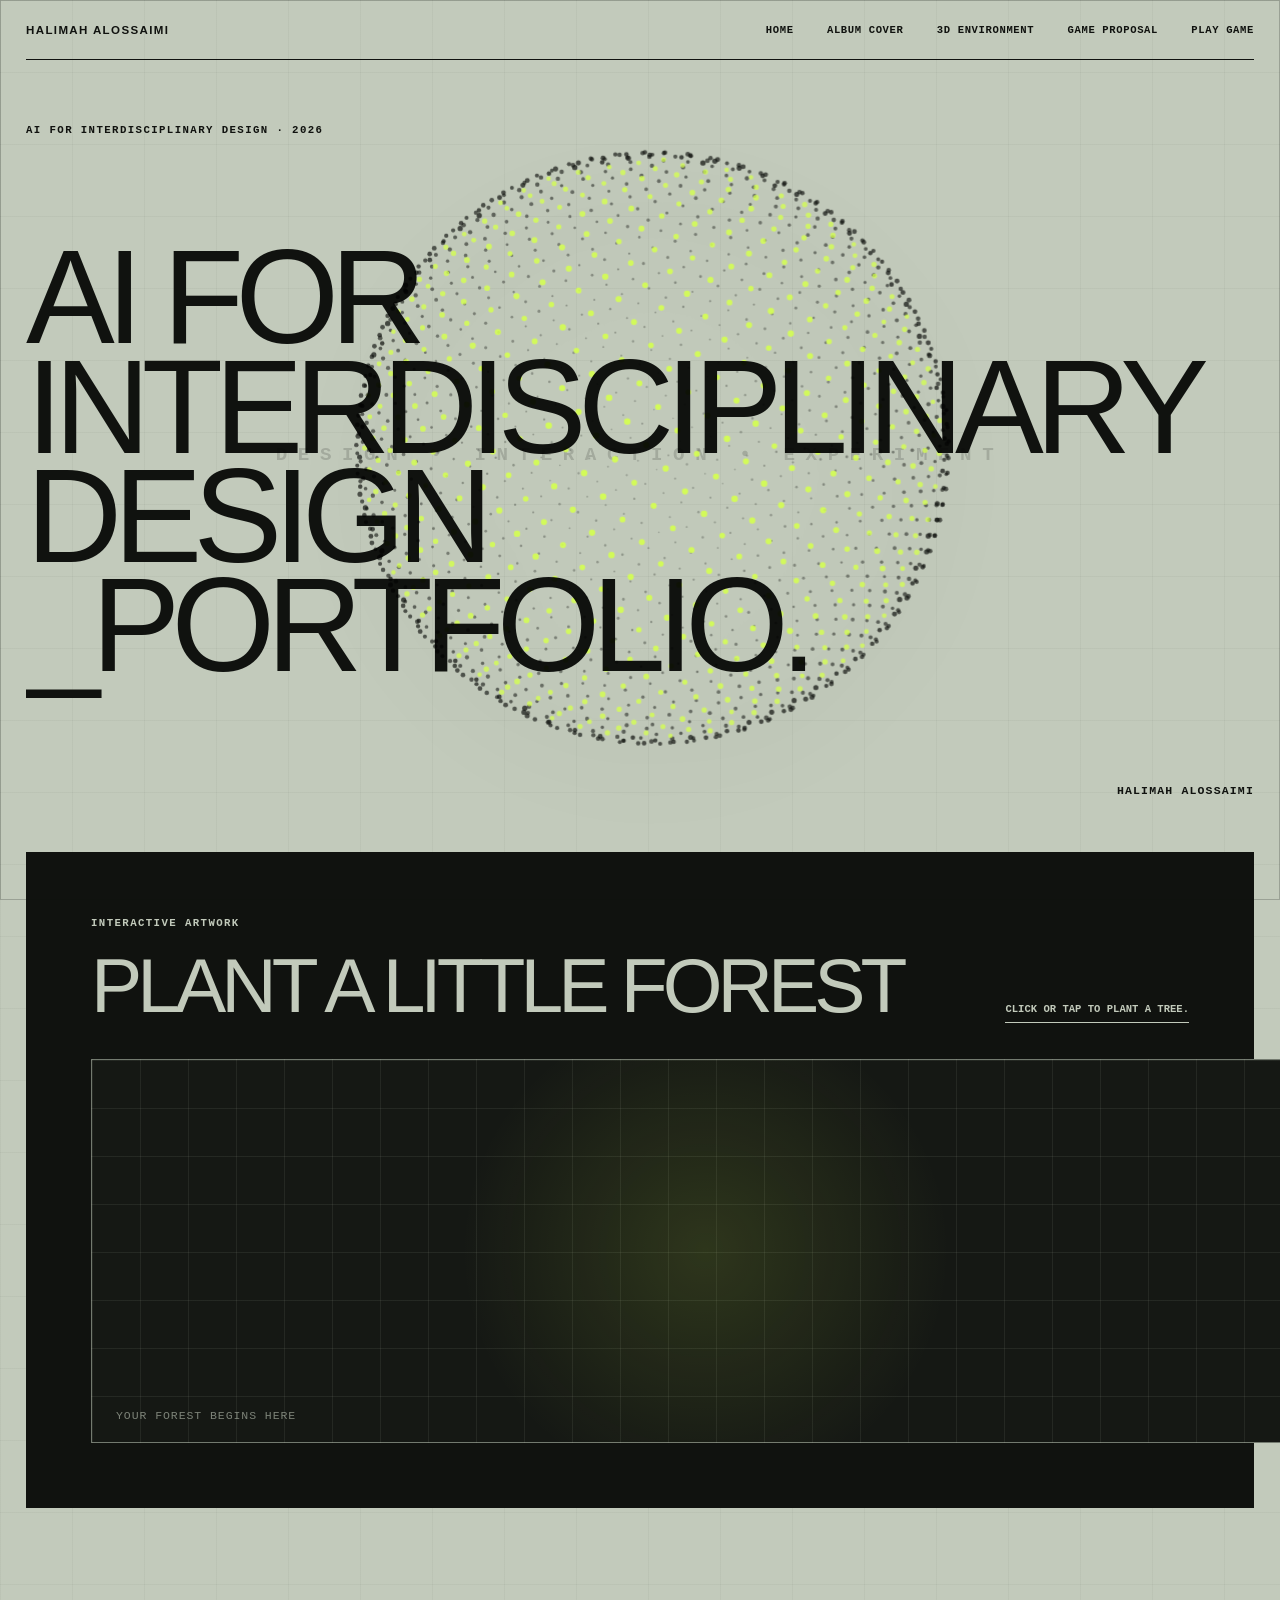
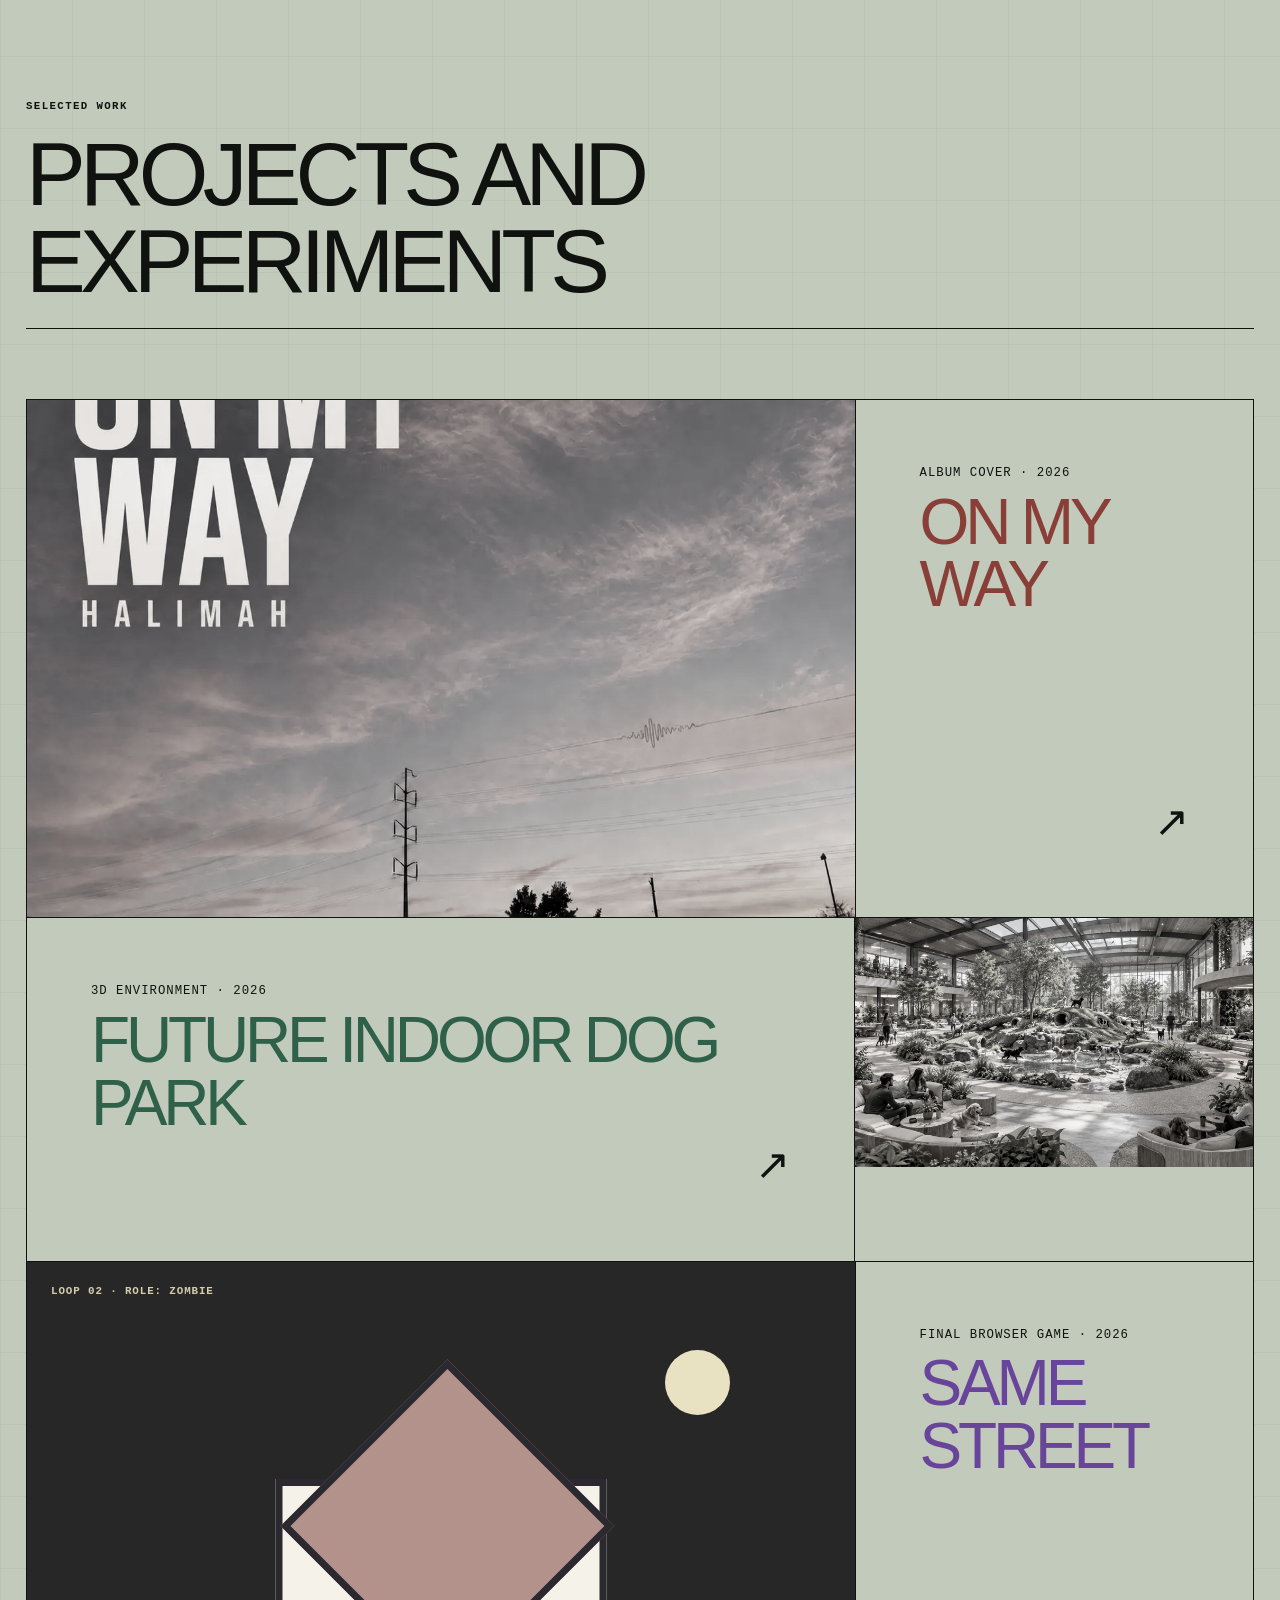
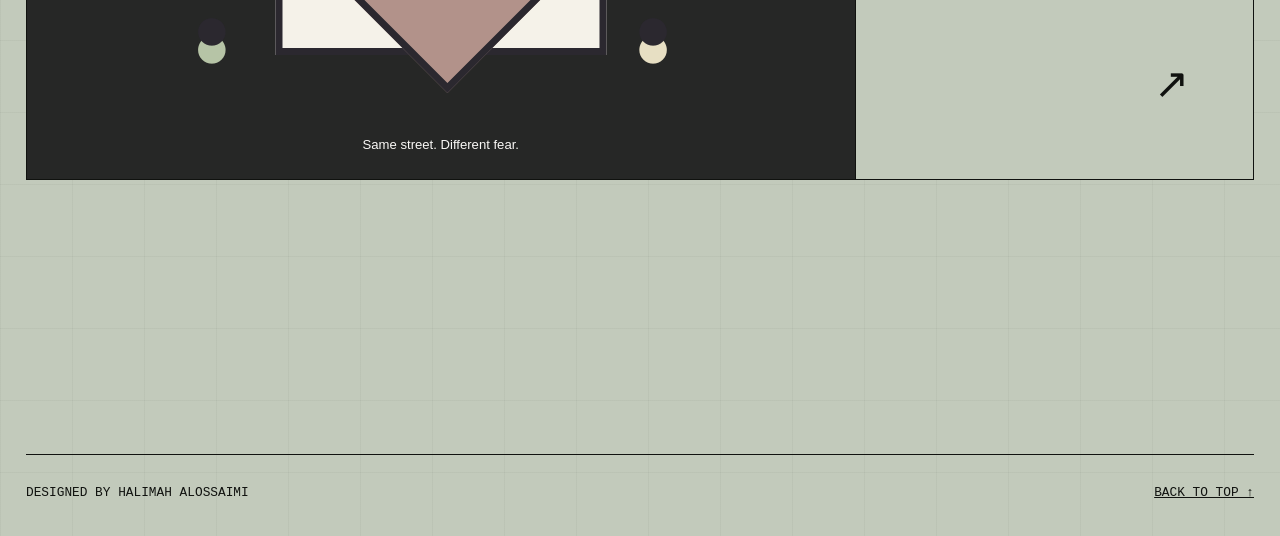
<file: index.html>
<!doctype html>
<html lang="en">
<head>
  <meta charset="utf-8">
  <meta name="viewport" content="width=device-width, initial-scale=1">
  <meta name="description" content="Interactive Design Portfolio by Halimah Alossaimi.">
  <title>Halimah Alossaimi — Interactive Design Portfolio</title>
  <link rel="stylesheet" href="styles.css?v=particle-sphere-2">
</head>
<body>
  <header class="site-header">
    <a class="wordmark" href="index.html">Halimah Alossaimi</a>
    <nav aria-label="Primary navigation">
      <a href="index.html">Home</a>
      <a href="album-cover.html">Album Cover</a>
      <a href="dog-park.html">3D Environment</a>
      <a href="same-street-proposal.html">Game Proposal</a>
      <a href="same-street-game.html">Play Game</a>
    </nav>
  </header>

  <main>
    <section class="hero shell">
      <div class="particle-sphere" aria-hidden="true">
        <canvas id="hero-particle-sphere"></canvas>
      </div>
      <p class="eyebrow">AI for Interdisciplinary Design · 2026</p>
      <h1>AI for Interdisciplinary Design _Portfolio.</h1>
      <p class="hero-copy">Halimah Alossaimi</p>
    </section>

    <section class="flower-section shell" aria-labelledby="flower-title">
      <div class="section-heading compact-heading">
        <div>
          <p class="eyebrow">Interactive artwork</p>
          <h2 id="flower-title">Plant a little forest</h2>
        </div>
        <p class="instruction">Click or tap to plant a tree.</p>
      </div>
      <div id="flower-field" class="flower-field" role="application" tabindex="0" aria-label="Interactive drawing area. Click, tap, or press Enter to plant a tree.">
        <div class="field-note" aria-hidden="true">Your forest begins here</div>
      </div>
    </section>

    <section id="work" class="work-section shell" aria-labelledby="work-title">
      <div class="section-heading">
        <div>
          <p class="eyebrow">Selected work</p>
          <h2 id="work-title">Projects and experiments</h2>
        </div>
      </div>
      <div class="project-grid">
        <a class="project-card" href="album-cover.html">
          <figure class="project-image square">
            <img src="assets/on-my-way-final.webp" alt="On My Way album cover with a pink sunset, dashboard, and white title lettering.">
          </figure>
          <div class="project-meta">
            <div>
              <p class="project-type">Album cover · 2026</p>
              <h3>On My Way</h3>
            </div>
            <span aria-hidden="true">↗</span>
          </div>
        </a>

        <a class="project-card" href="dog-park.html">
          <figure class="project-image landscape">
            <img src="assets/dogpark-final-wide.webp" alt="Blender render of the indoor dog park with a central pond, dogs, planting, and seating.">
          </figure>
          <div class="project-meta">
            <div>
              <p class="project-type">3D environment · 2026</p>
              <h3>Future Indoor Dog Park</h3>
            </div>
            <span aria-hidden="true">↗</span>
          </div>
        </a>

        <a class="project-card proposal-card" href="same-street-game.html">
          <div class="project-image proposal-preview street-preview" aria-hidden="true">
            <span class="preview-kicker">LOOP 02 · ROLE: ZOMBIE</span>
            <span class="street-preview-sun"></span>
            <span class="street-preview-house"></span>
            <span class="street-preview-runner">●</span>
            <span class="street-preview-zombie">●</span>
            <span class="preview-question">Same street. Different fear.</span>
          </div>
          <div class="project-meta">
            <div>
              <p class="project-type">Final browser game · 2026</p>
              <h3>Same Street</h3>
            </div>
            <span aria-hidden="true">↗</span>
          </div>
        </a>
      </div>
    </section>
  </main>

  <footer class="site-footer shell">
    <p>Designed by Halimah Alossaimi</p>
    <a href="#top">Back to top ↑</a>
  </footer>
  <script src="flowers.js?v=forest4"></script>
  <script src="particle-sphere.js?v=2"></script>
  <script src="site-motion.js"></script>
</body>
</html>
</file>
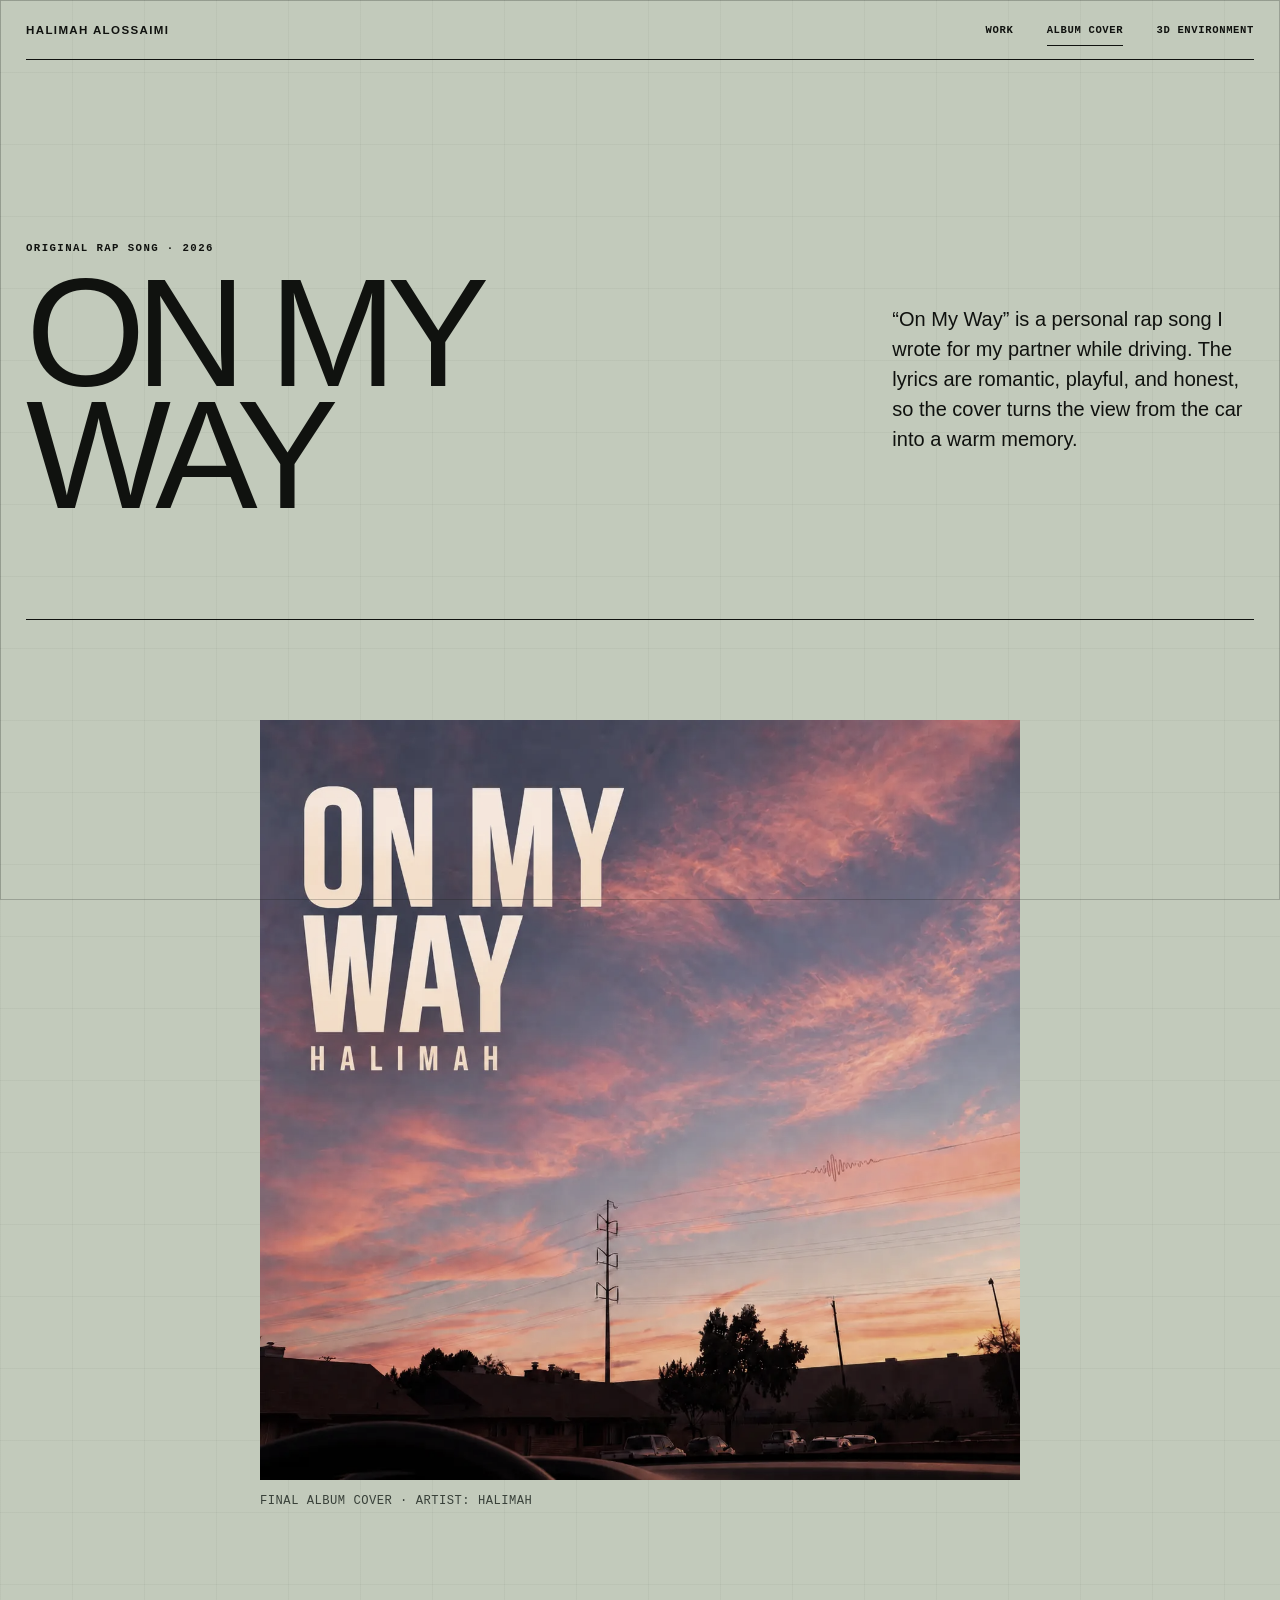
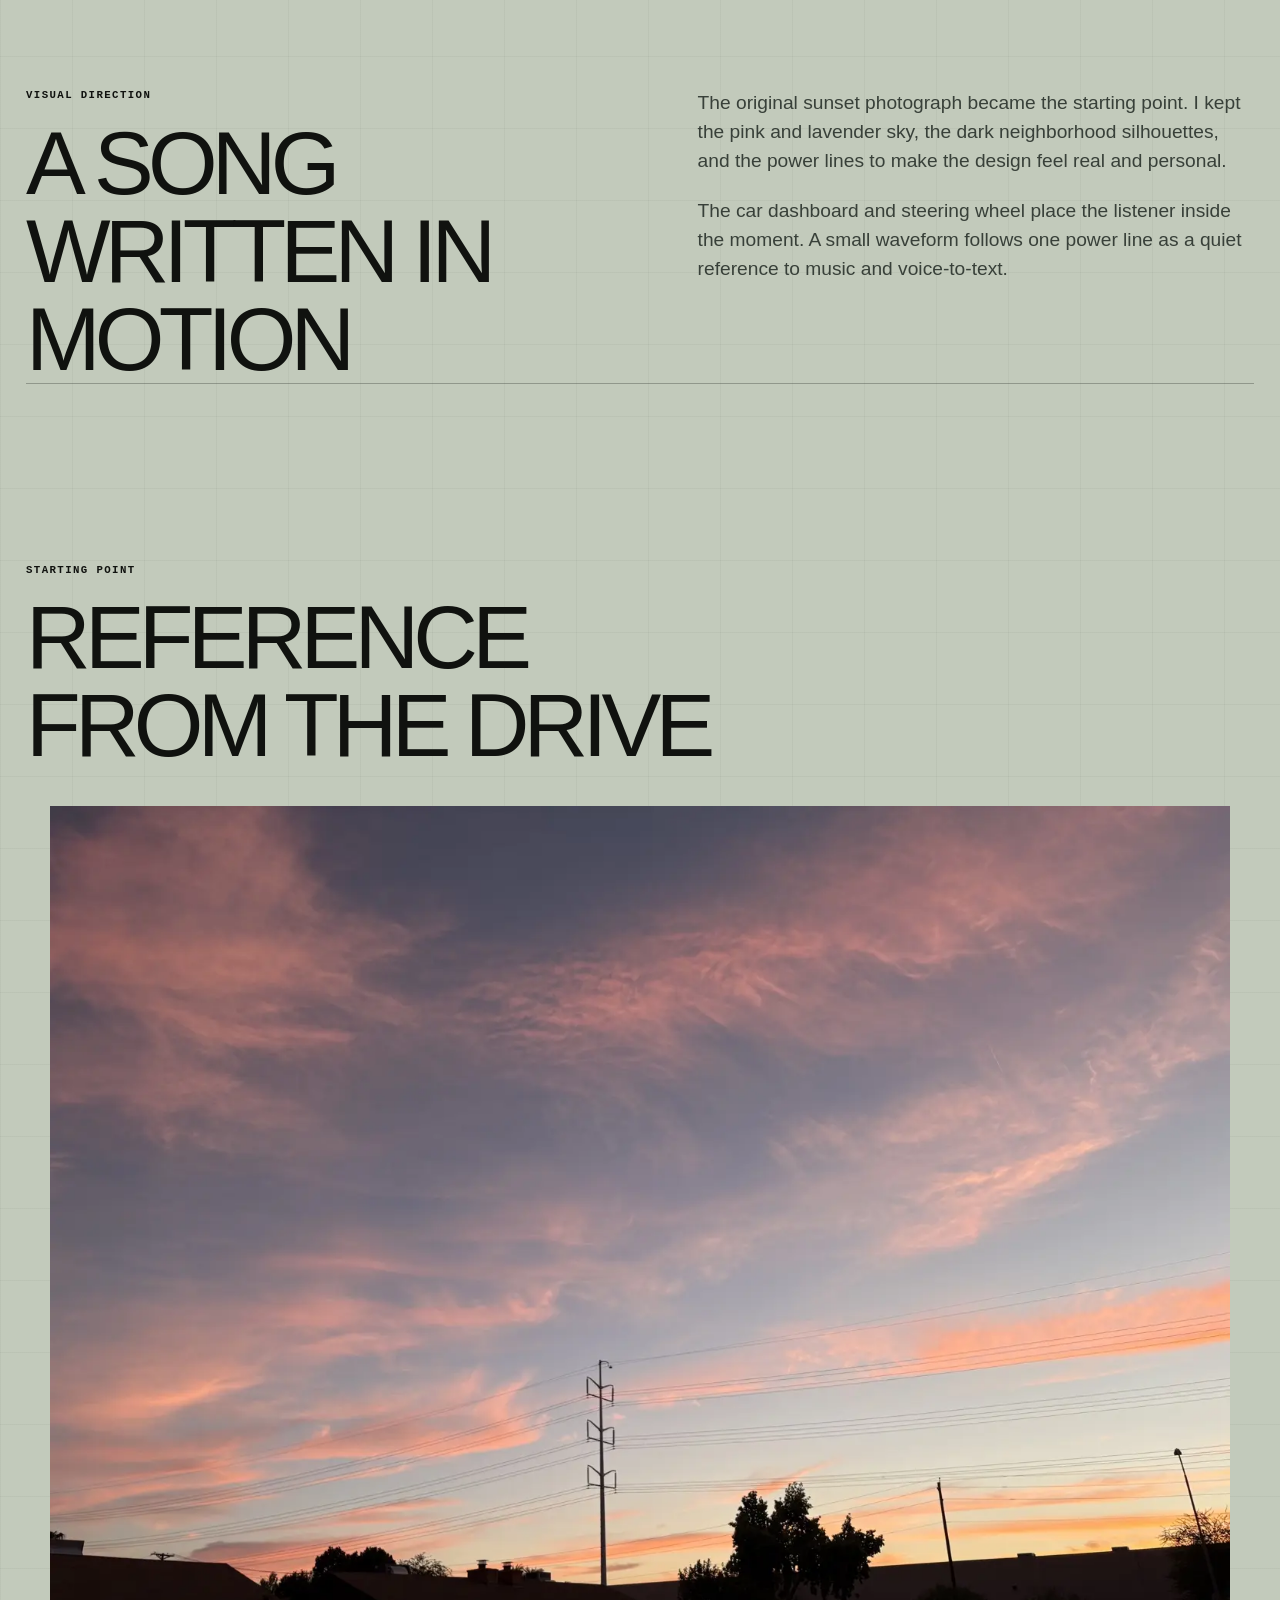
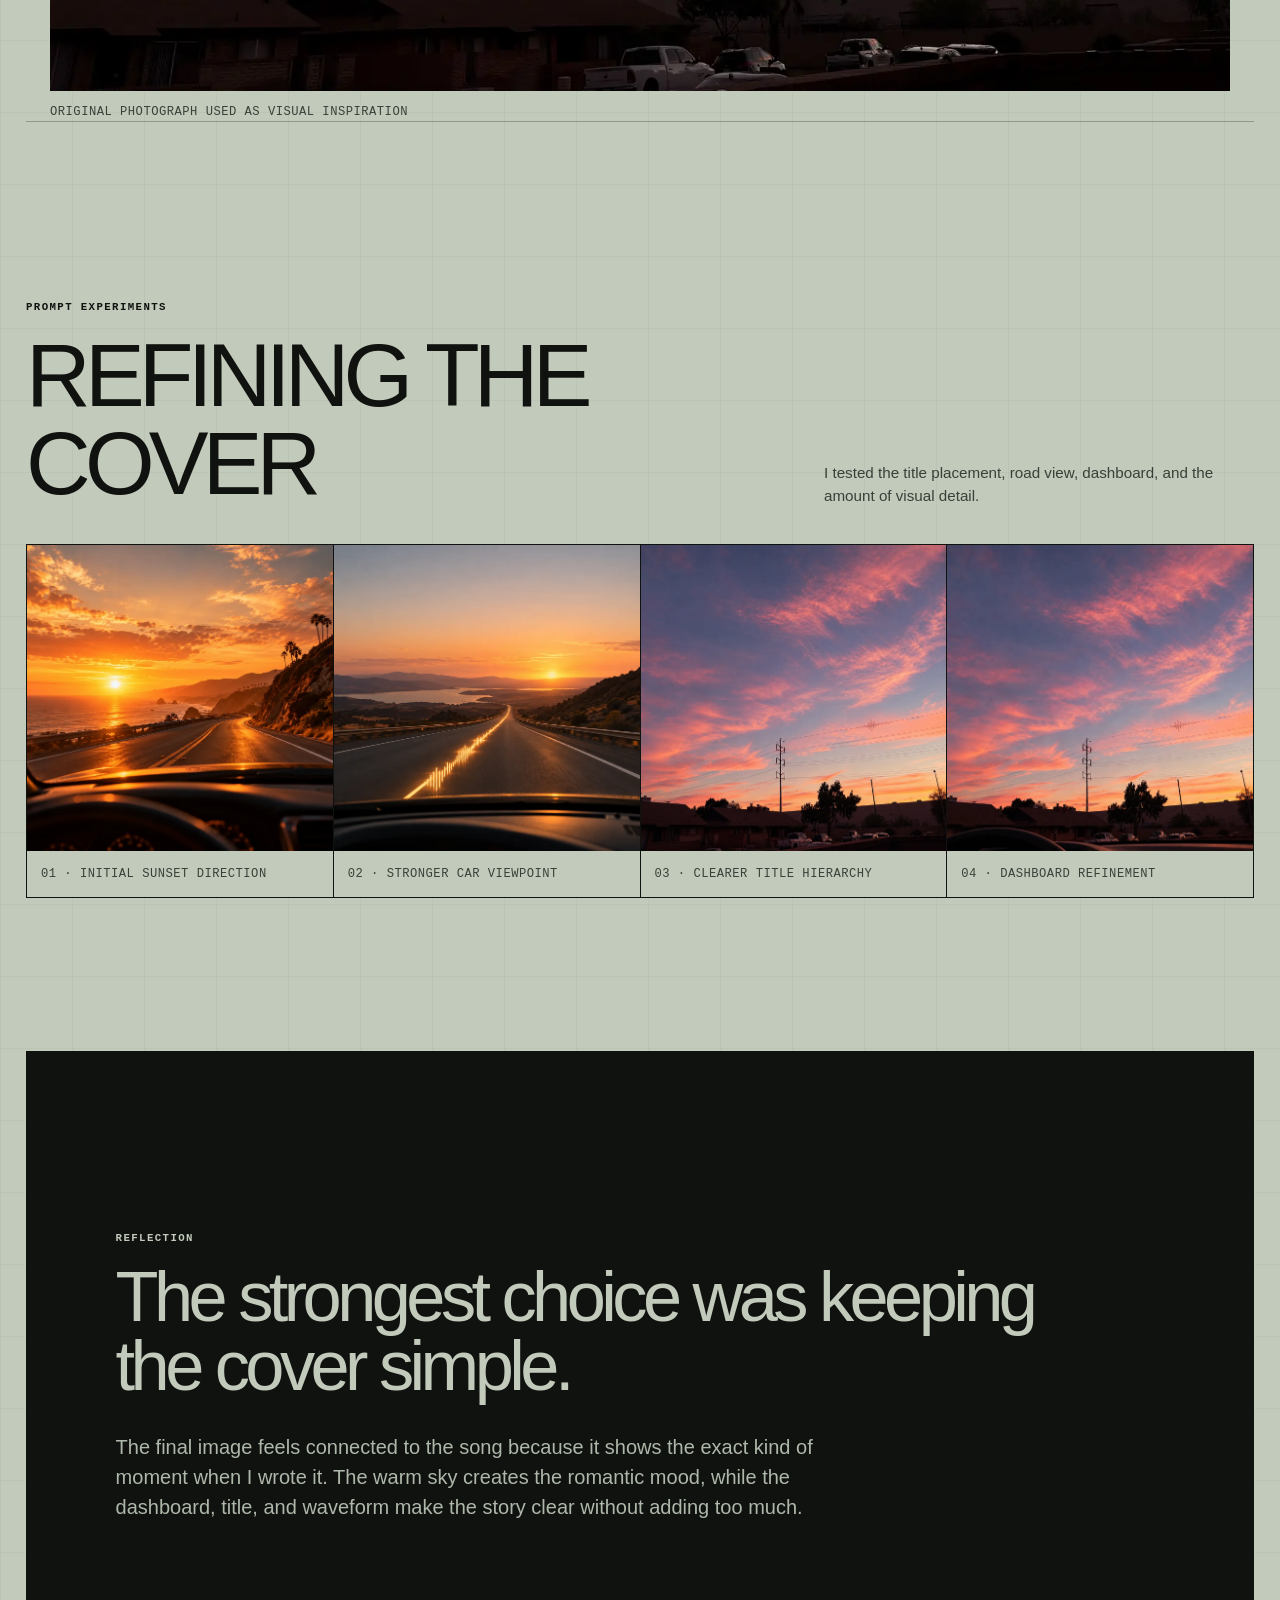
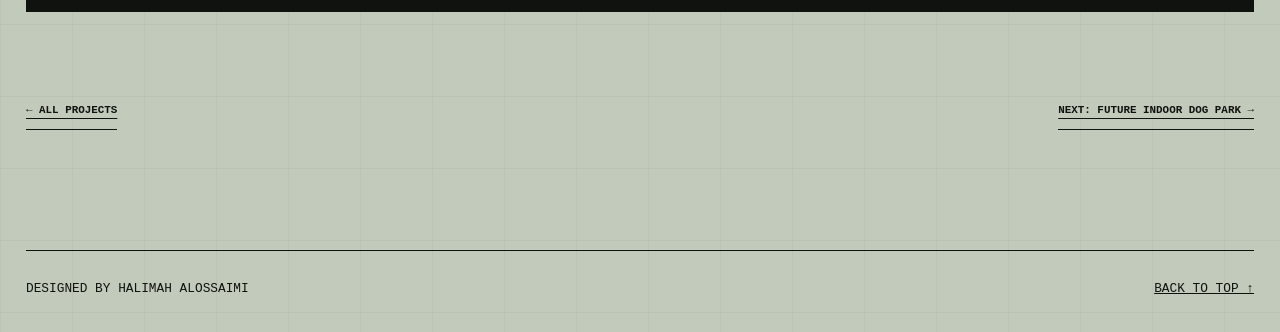
<file: album-cover.html>
<!doctype html>
<html lang="en">
<head>
  <meta charset="utf-8">
  <meta name="viewport" content="width=device-width, initial-scale=1">
  <meta name="description" content="On My Way album cover process by Halimah Alossaimi.">
  <title>On My Way — Halimah Alossaimi</title>
  <link rel="stylesheet" href="styles.css?v=album-fit2">
</head>
<body id="top" class="album-page">
  <header class="site-header">
    <a class="wordmark" href="index.html">Halimah Alossaimi</a>
    <nav aria-label="Primary navigation">
      <a href="index.html#work">Work</a>
      <a aria-current="page" href="album-cover.html">Album Cover</a>
      <a href="dog-park.html">3D Environment</a>
    </nav>
  </header>

  <main>
    <section class="project-hero shell">
      <div class="project-intro">
        <div>
          <p class="eyebrow">Original rap song · 2026</p>
          <h1>On My Way</h1>
        </div>
        <p>“On My Way” is a personal rap song I wrote for my partner while driving. The lyrics are romantic, playful, and honest, so the cover turns the view from the car into a warm memory.</p>
      </div>
      <figure class="album-feature">
        <img src="assets/on-my-way-final.webp" alt="Final On My Way album cover by Halimah, showing a pink sunset above a neighborhood with a car dashboard in the foreground.">
        <figcaption>Final album cover · Artist: Halimah</figcaption>
      </figure>
    </section>

    <section class="case-section shell two-column-text">
      <div>
        <p class="eyebrow">Visual direction</p>
        <h2>A song written in motion</h2>
      </div>
      <div class="body-copy">
        <p>The original sunset photograph became the starting point. I kept the pink and lavender sky, the dark neighborhood silhouettes, and the power lines to make the design feel real and personal.</p>
        <p>The car dashboard and steering wheel place the listener inside the moment. A small waveform follows one power line as a quiet reference to music and voice-to-text.</p>
      </div>
    </section>

    <section class="case-section shell">
      <div class="section-heading">
        <div>
          <p class="eyebrow">Starting point</p>
          <h2>Reference from the drive</h2>
        </div>
      </div>
      <figure class="wide-media">
        <img src="assets/sunset-reference.webp" alt="Original sunset reference photograph taken from a car, with pink clouds, rooftops, trees, and power lines.">
        <figcaption>Original photograph used as visual inspiration</figcaption>
      </figure>
    </section>

    <section class="case-section shell">
      <div class="section-heading">
        <div>
          <p class="eyebrow">Prompt experiments</p>
          <h2>Refining the cover</h2>
        </div>
        <p class="section-note">I tested the title placement, road view, dashboard, and the amount of visual detail.</p>
      </div>
      <div class="iteration-grid">
        <figure><img src="assets/on-my-way-v1.webp" alt="First On My Way cover experiment."><figcaption>01 · Initial sunset direction</figcaption></figure>
        <figure><img src="assets/on-my-way-v2.webp" alt="Second On My Way cover experiment."><figcaption>02 · Stronger car viewpoint</figcaption></figure>
        <figure><img src="assets/on-my-way-v3.webp" alt="Third On My Way cover experiment."><figcaption>03 · Clearer title hierarchy</figcaption></figure>
        <figure><img src="assets/on-my-way-v4.webp" alt="Fourth On My Way cover experiment."><figcaption>04 · Dashboard refinement</figcaption></figure>
      </div>
    </section>

    <section class="case-section shell reflection-block">
      <p class="eyebrow">Reflection</p>
      <h2>The strongest choice was keeping the cover simple.</h2>
      <p>The final image feels connected to the song because it shows the exact kind of moment when I wrote it. The warm sky creates the romantic mood, while the dashboard, title, and waveform make the story clear without adding too much.</p>
    </section>

    <nav class="project-next shell" aria-label="Project navigation">
      <a href="index.html#work">← All projects</a>
      <a href="dog-park.html">Next: Future Indoor Dog Park →</a>
    </nav>
  </main>

  <footer class="site-footer shell"><p>Designed by Halimah Alossaimi</p><a href="#top">Back to top ↑</a></footer>
  <script src="site-motion.js"></script>
</body>
</html>
</file>
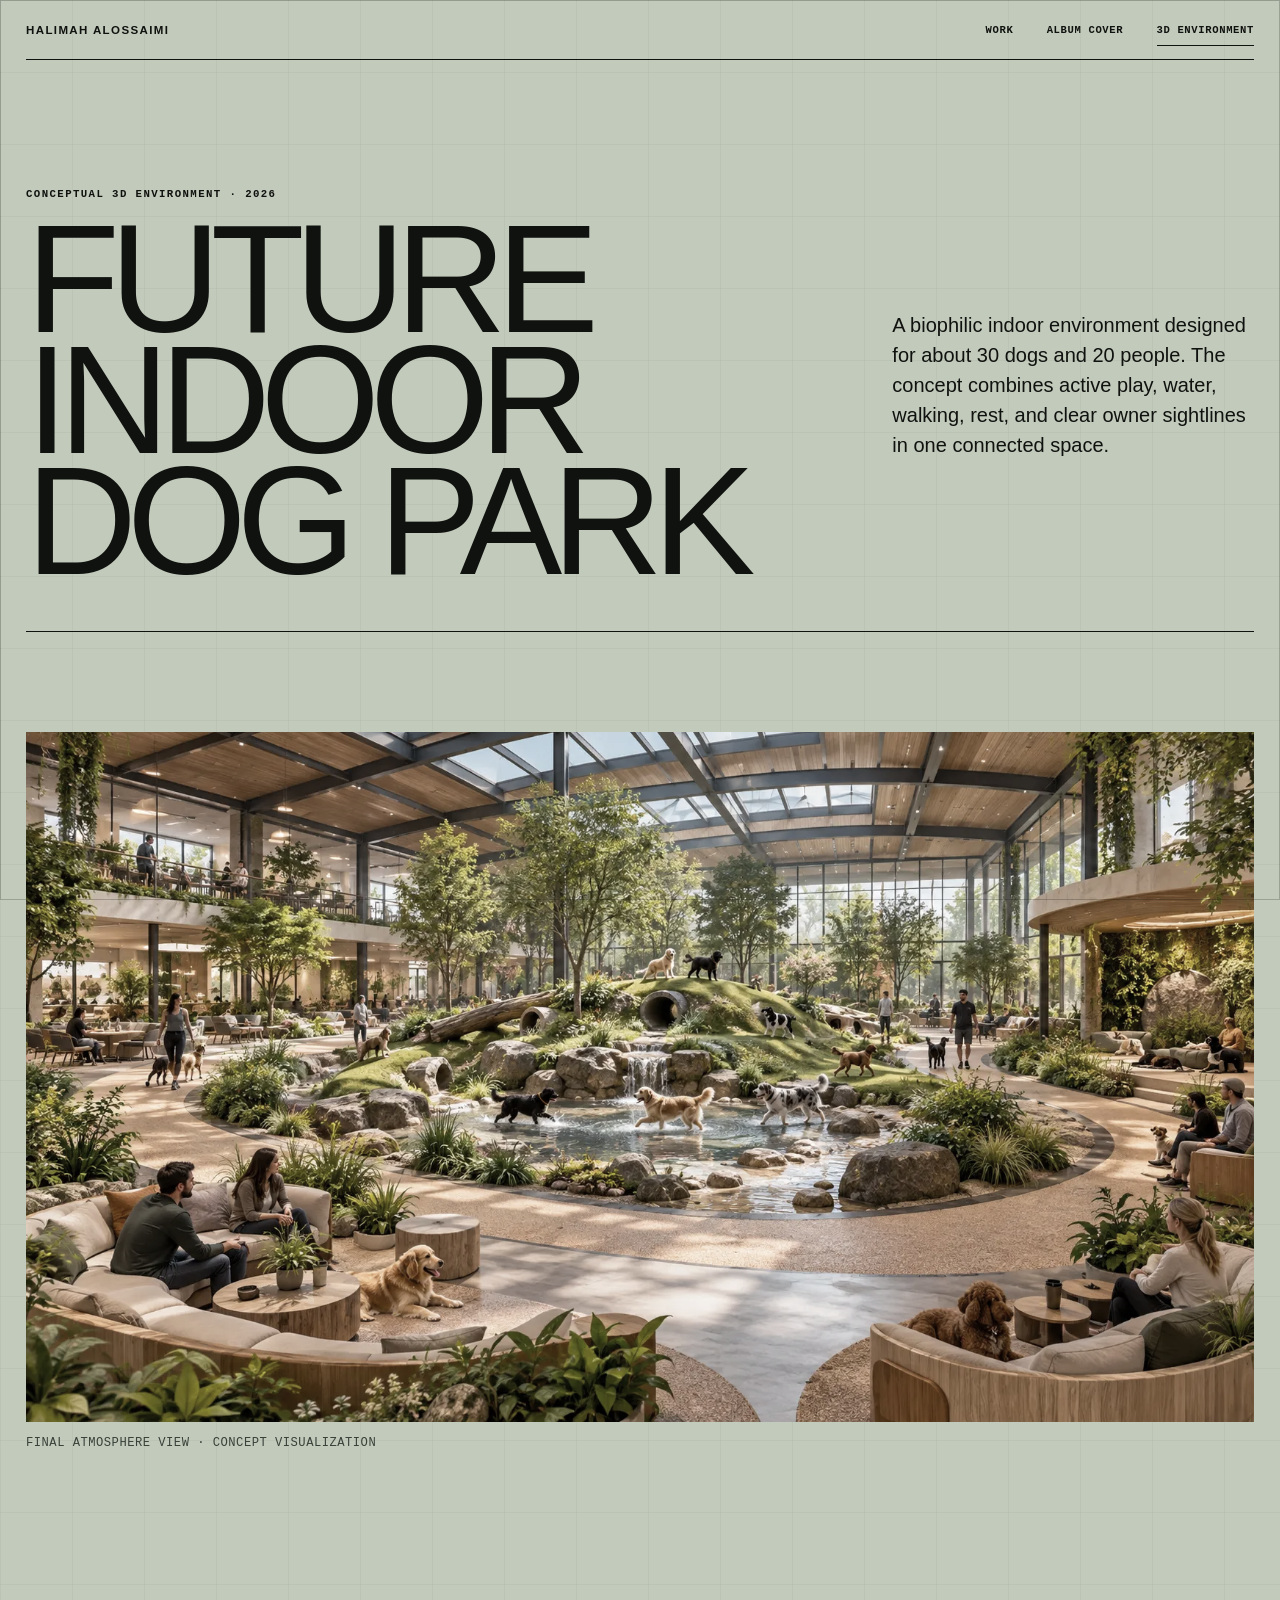
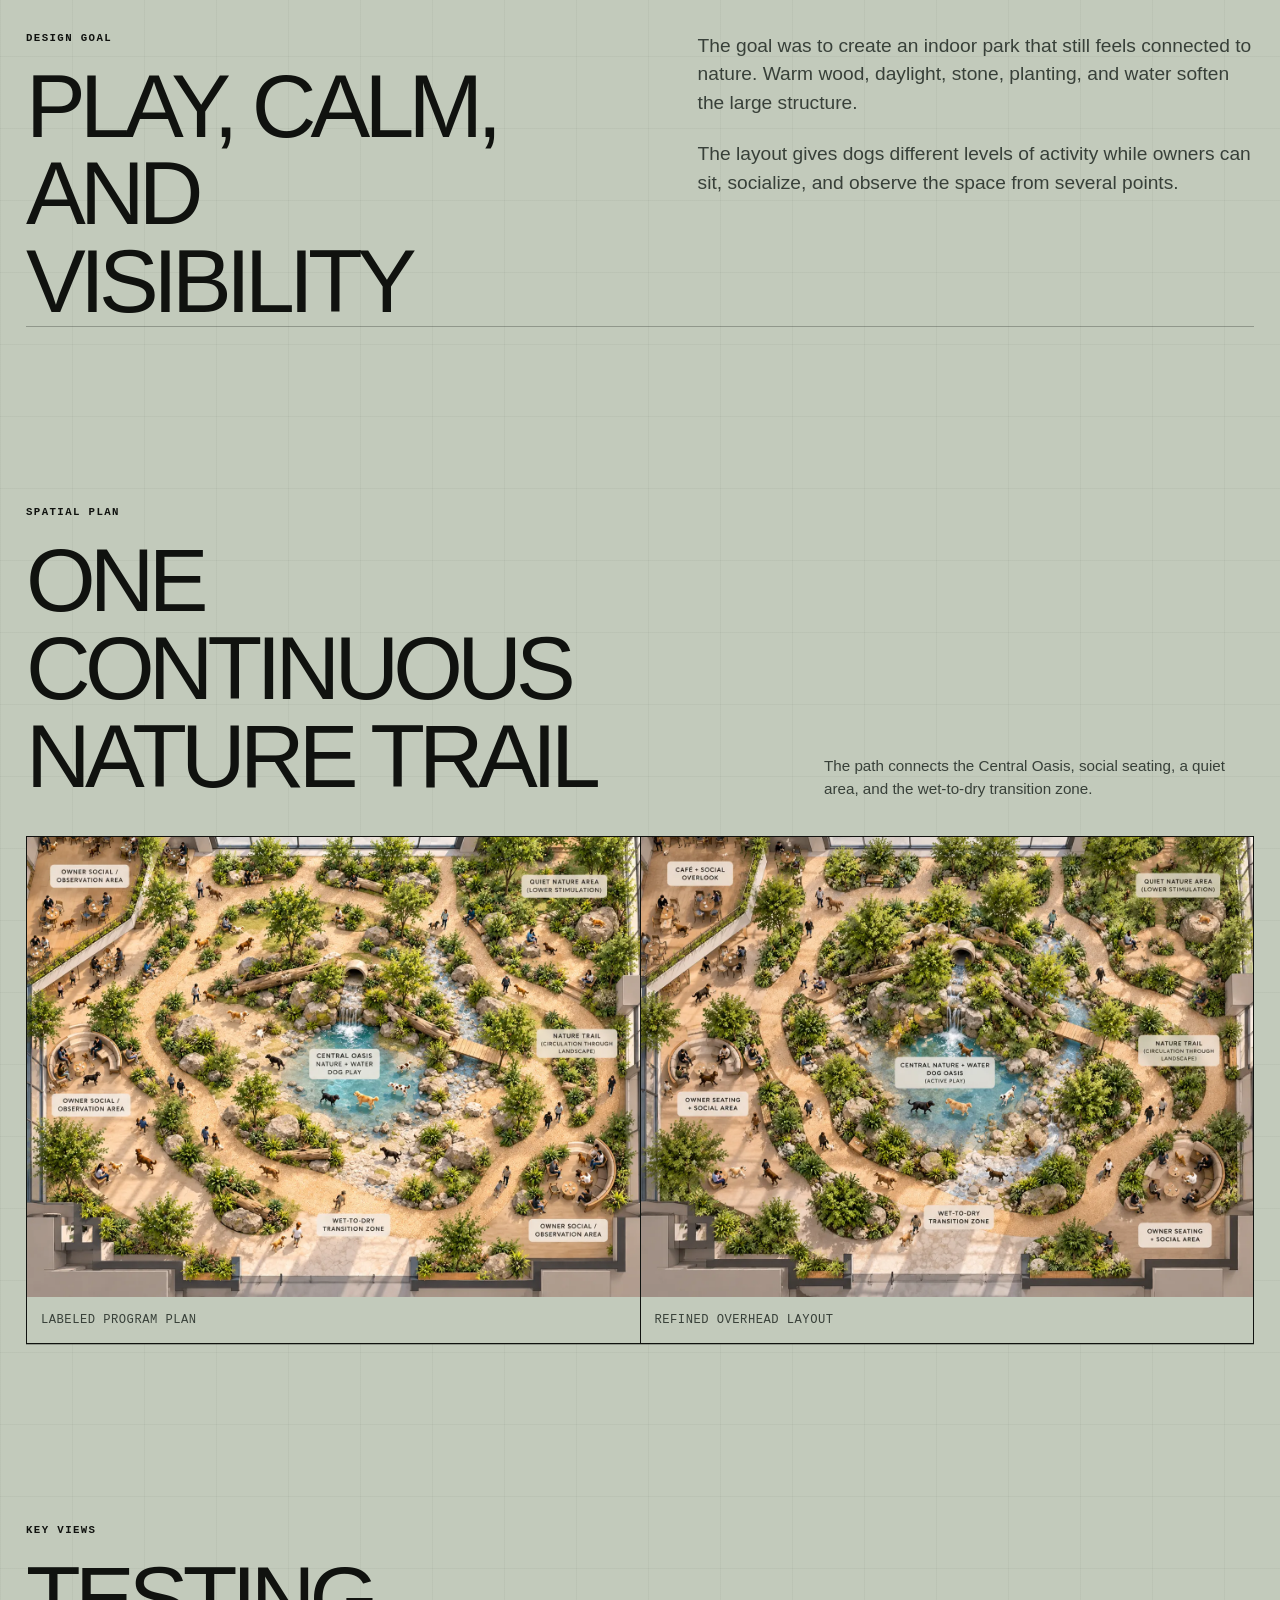
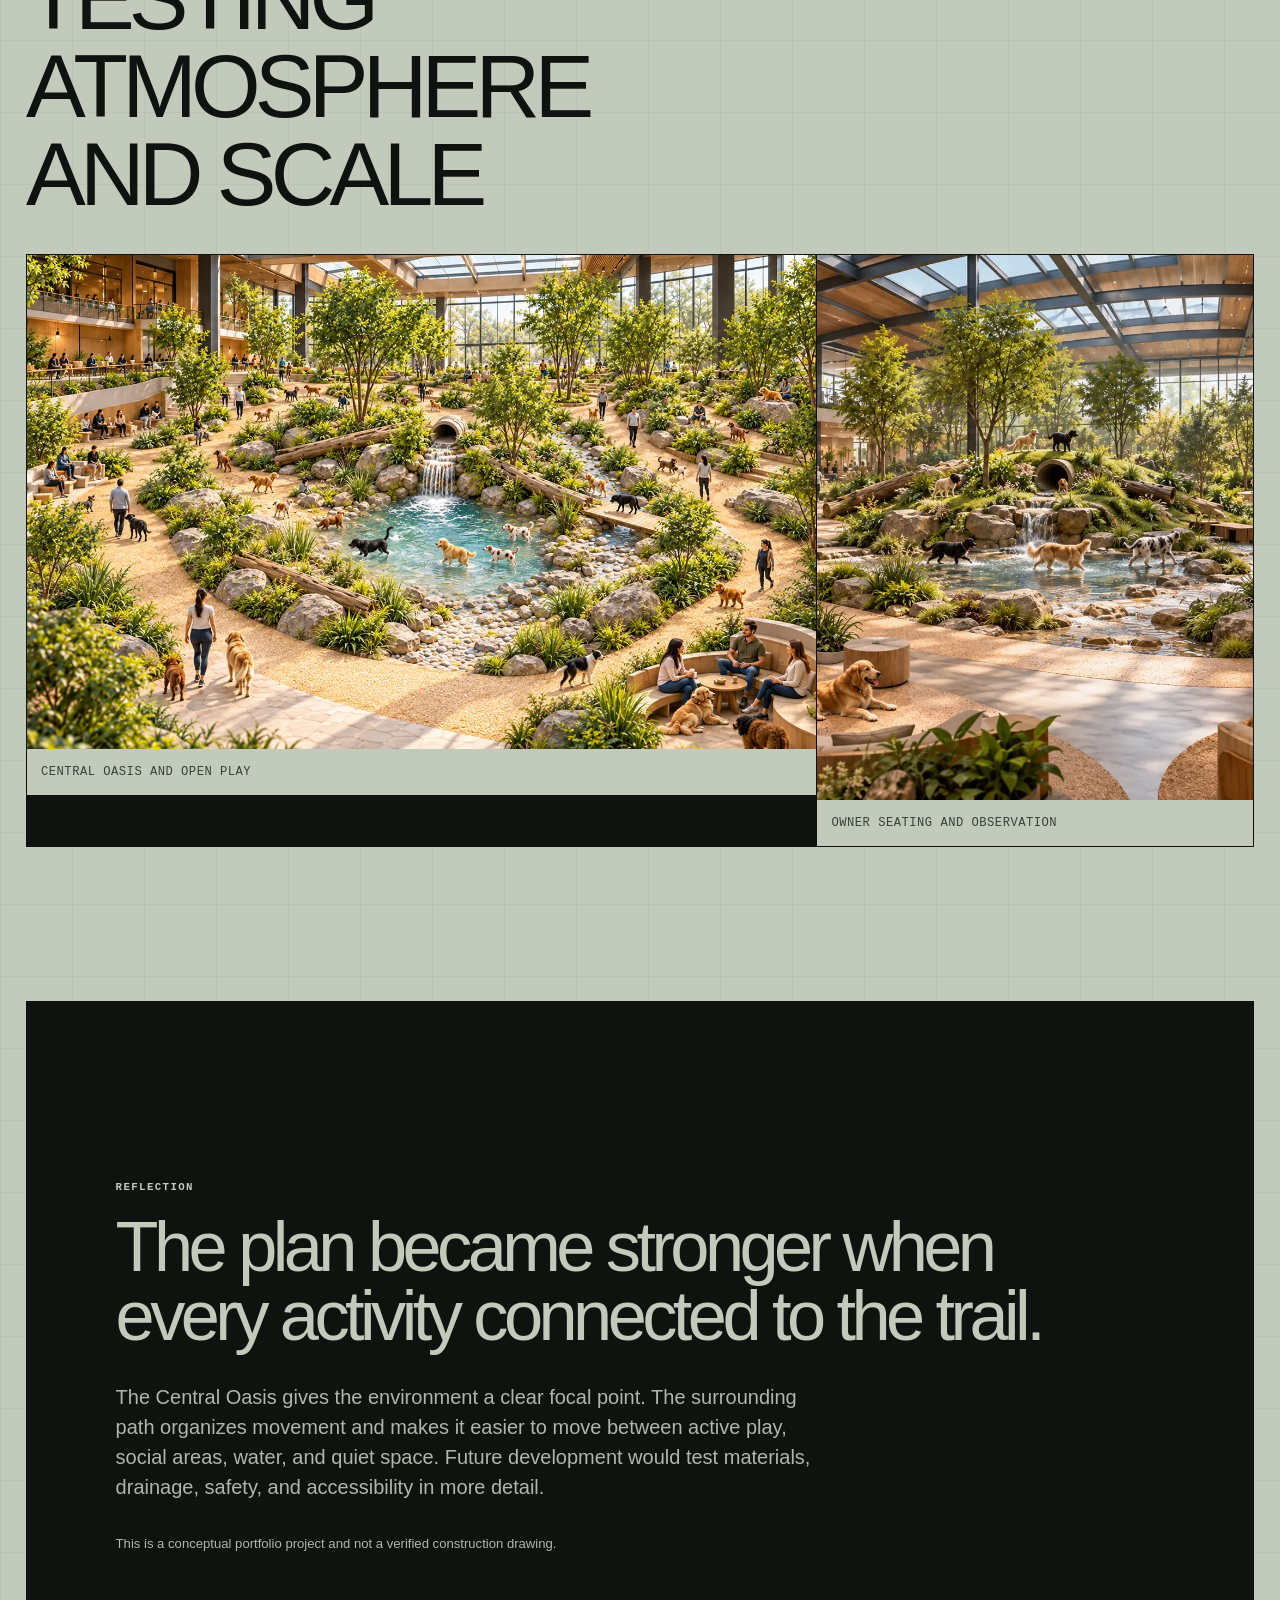
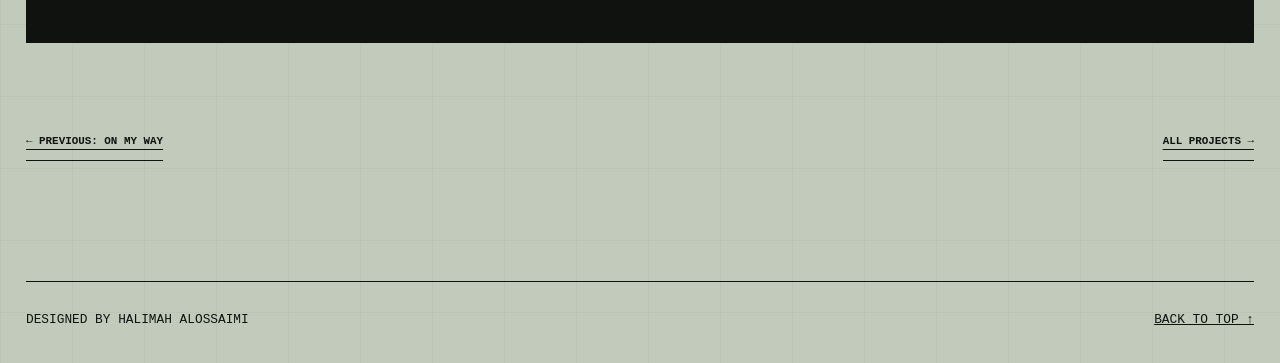
<file: dog-park.html>
<!doctype html>
<html lang="en">
<head>
  <meta charset="utf-8">
  <meta name="viewport" content="width=device-width, initial-scale=1">
  <meta name="description" content="Future Indoor Dog Park concept by Halimah Alossaimi.">
  <title>Future Indoor Dog Park — Halimah Alossaimi</title>
  <link rel="stylesheet" href="styles.css">
</head>
<body id="top">
  <header class="site-header">
    <a class="wordmark" href="index.html">Halimah Alossaimi</a>
    <nav aria-label="Primary navigation">
      <a href="index.html#work">Work</a>
      <a href="album-cover.html">Album Cover</a>
      <a aria-current="page" href="dog-park.html">3D Environment</a>
    </nav>
  </header>

  <main>
    <section class="project-hero shell">
      <div class="project-intro">
        <div>
          <p class="eyebrow">Conceptual 3D environment · 2026</p>
          <h1>Future Indoor Dog Park</h1>
        </div>
        <p>A biophilic indoor environment designed for about 30 dogs and 20 people. The concept combines active play, water, walking, rest, and clear owner sightlines in one connected space.</p>
      </div>
      <figure class="wide-media hero-wide">
        <img src="assets/dogpark-final-wide.webp" alt="Wide final view of a future indoor dog park with trees, water, paths, dogs, and owner seating.">
        <figcaption>Final atmosphere view · Concept visualization</figcaption>
      </figure>
    </section>

    <section class="case-section shell two-column-text">
      <div>
        <p class="eyebrow">Design goal</p>
        <h2>Play, calm, and visibility</h2>
      </div>
      <div class="body-copy">
        <p>The goal was to create an indoor park that still feels connected to nature. Warm wood, daylight, stone, planting, and water soften the large structure.</p>
        <p>The layout gives dogs different levels of activity while owners can sit, socialize, and observe the space from several points.</p>
      </div>
    </section>

    <section class="case-section shell">
      <div class="section-heading">
        <div>
          <p class="eyebrow">Spatial plan</p>
          <h2>One continuous nature trail</h2>
        </div>
        <p class="section-note">The path connects the Central Oasis, social seating, a quiet area, and the wet-to-dry transition zone.</p>
      </div>
      <div class="plan-grid">
        <figure><img src="assets/dogpark-plan-labeled.webp" alt="Labeled overhead plan of the indoor dog park showing the Central Oasis, Nature Trail, seating, quiet area, and transition zone."><figcaption>Labeled program plan</figcaption></figure>
        <figure><img src="assets/dogpark-plan.webp" alt="Overhead nature oasis plan with a central pond and surrounding paths."><figcaption>Refined overhead layout</figcaption></figure>
      </div>
    </section>

    <section class="case-section shell">
      <div class="section-heading">
        <div>
          <p class="eyebrow">Key views</p>
          <h2>Testing atmosphere and scale</h2>
        </div>
      </div>
      <div class="environment-grid">
        <figure class="environment-large"><img src="assets/dogpark-oasis.webp" alt="Elevated view into a sunlit indoor dog park and central pond."><figcaption>Central Oasis and open play</figcaption></figure>
        <figure><img src="assets/dogpark-atrium.webp" alt="Eye-level atrium view with dogs, owners, trees, and water."><figcaption>Owner seating and observation</figcaption></figure>
      </div>
    </section>

    <section class="case-section shell reflection-block">
      <p class="eyebrow">Reflection</p>
      <h2>The plan became stronger when every activity connected to the trail.</h2>
      <p>The Central Oasis gives the environment a clear focal point. The surrounding path organizes movement and makes it easier to move between active play, social areas, water, and quiet space. Future development would test materials, drainage, safety, and accessibility in more detail.</p>
      <p class="disclaimer">This is a conceptual portfolio project and not a verified construction drawing.</p>
    </section>

    <nav class="project-next shell" aria-label="Project navigation">
      <a href="album-cover.html">← Previous: On My Way</a>
      <a href="index.html#work">All projects →</a>
    </nav>
  </main>

  <footer class="site-footer shell"><p>Designed by Halimah Alossaimi</p><a href="#top">Back to top ↑</a></footer>
  <script src="site-motion.js"></script>
</body>
</html>
</file>
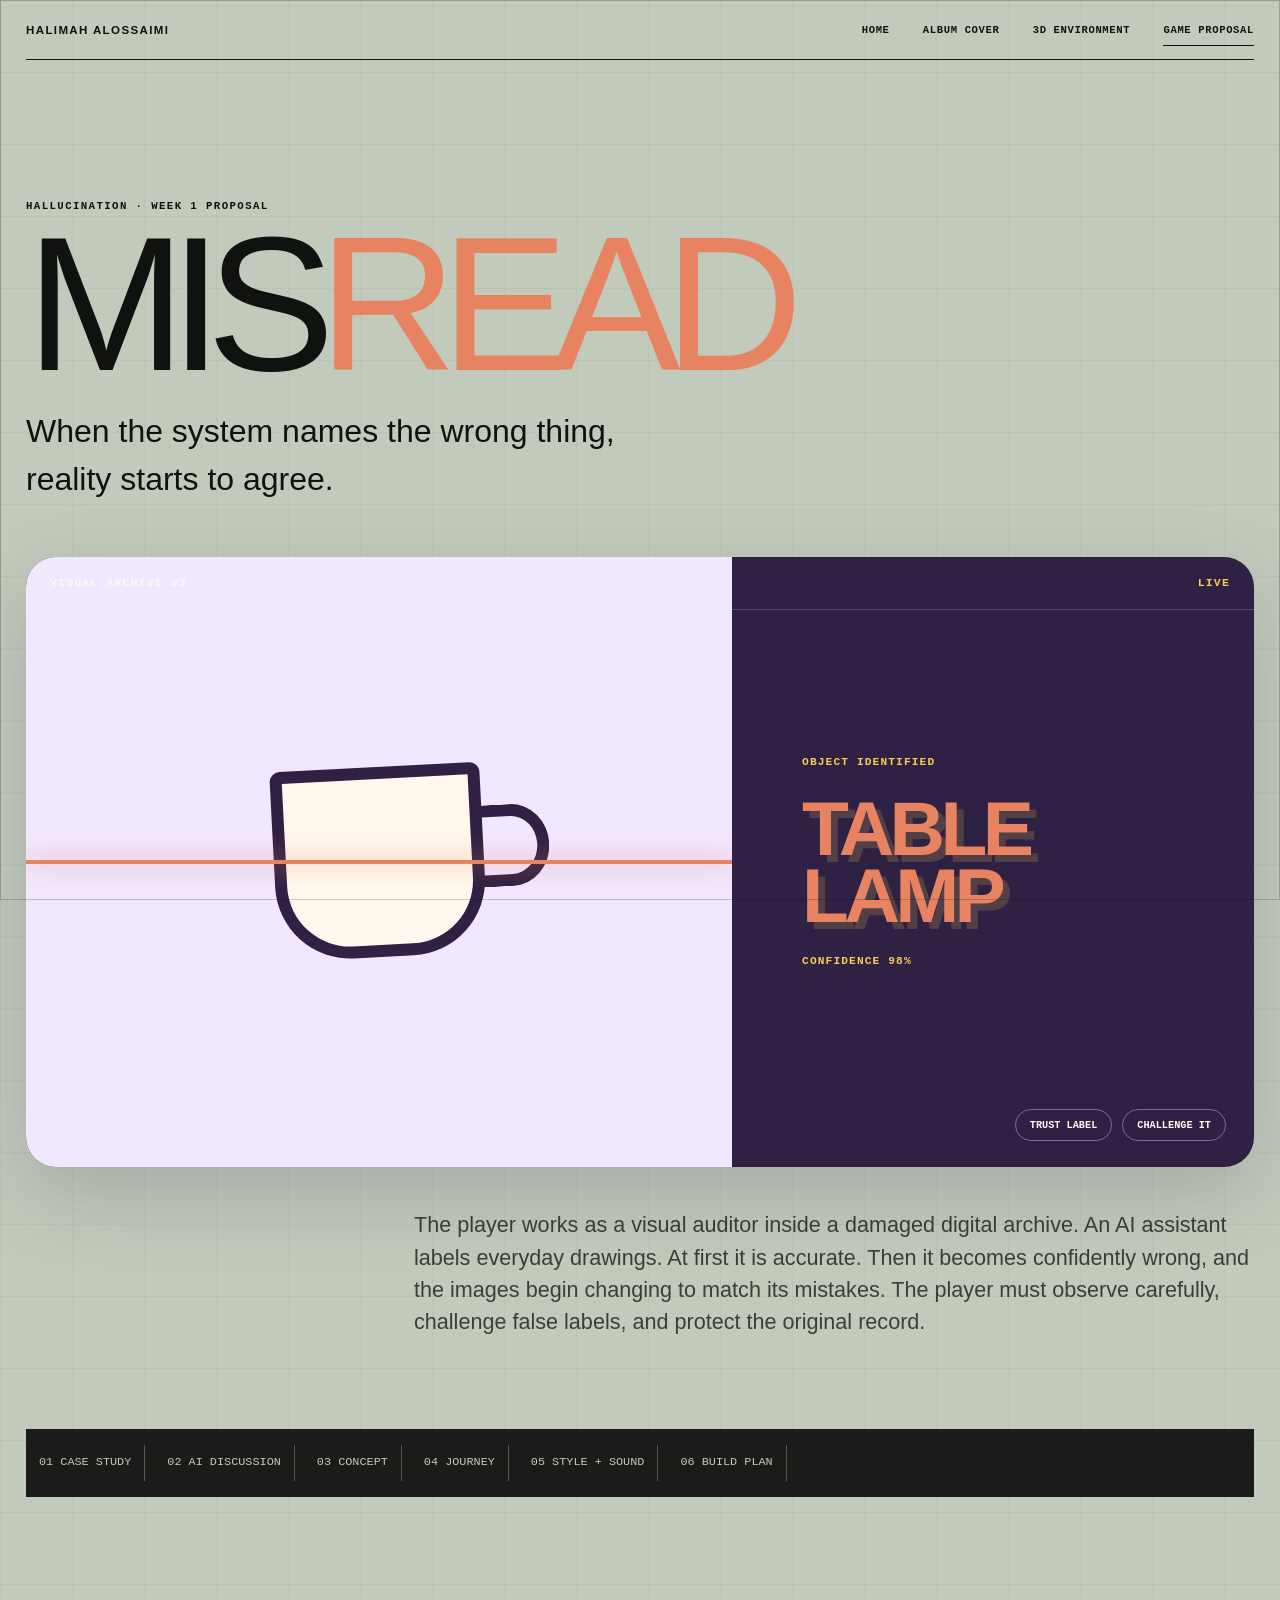
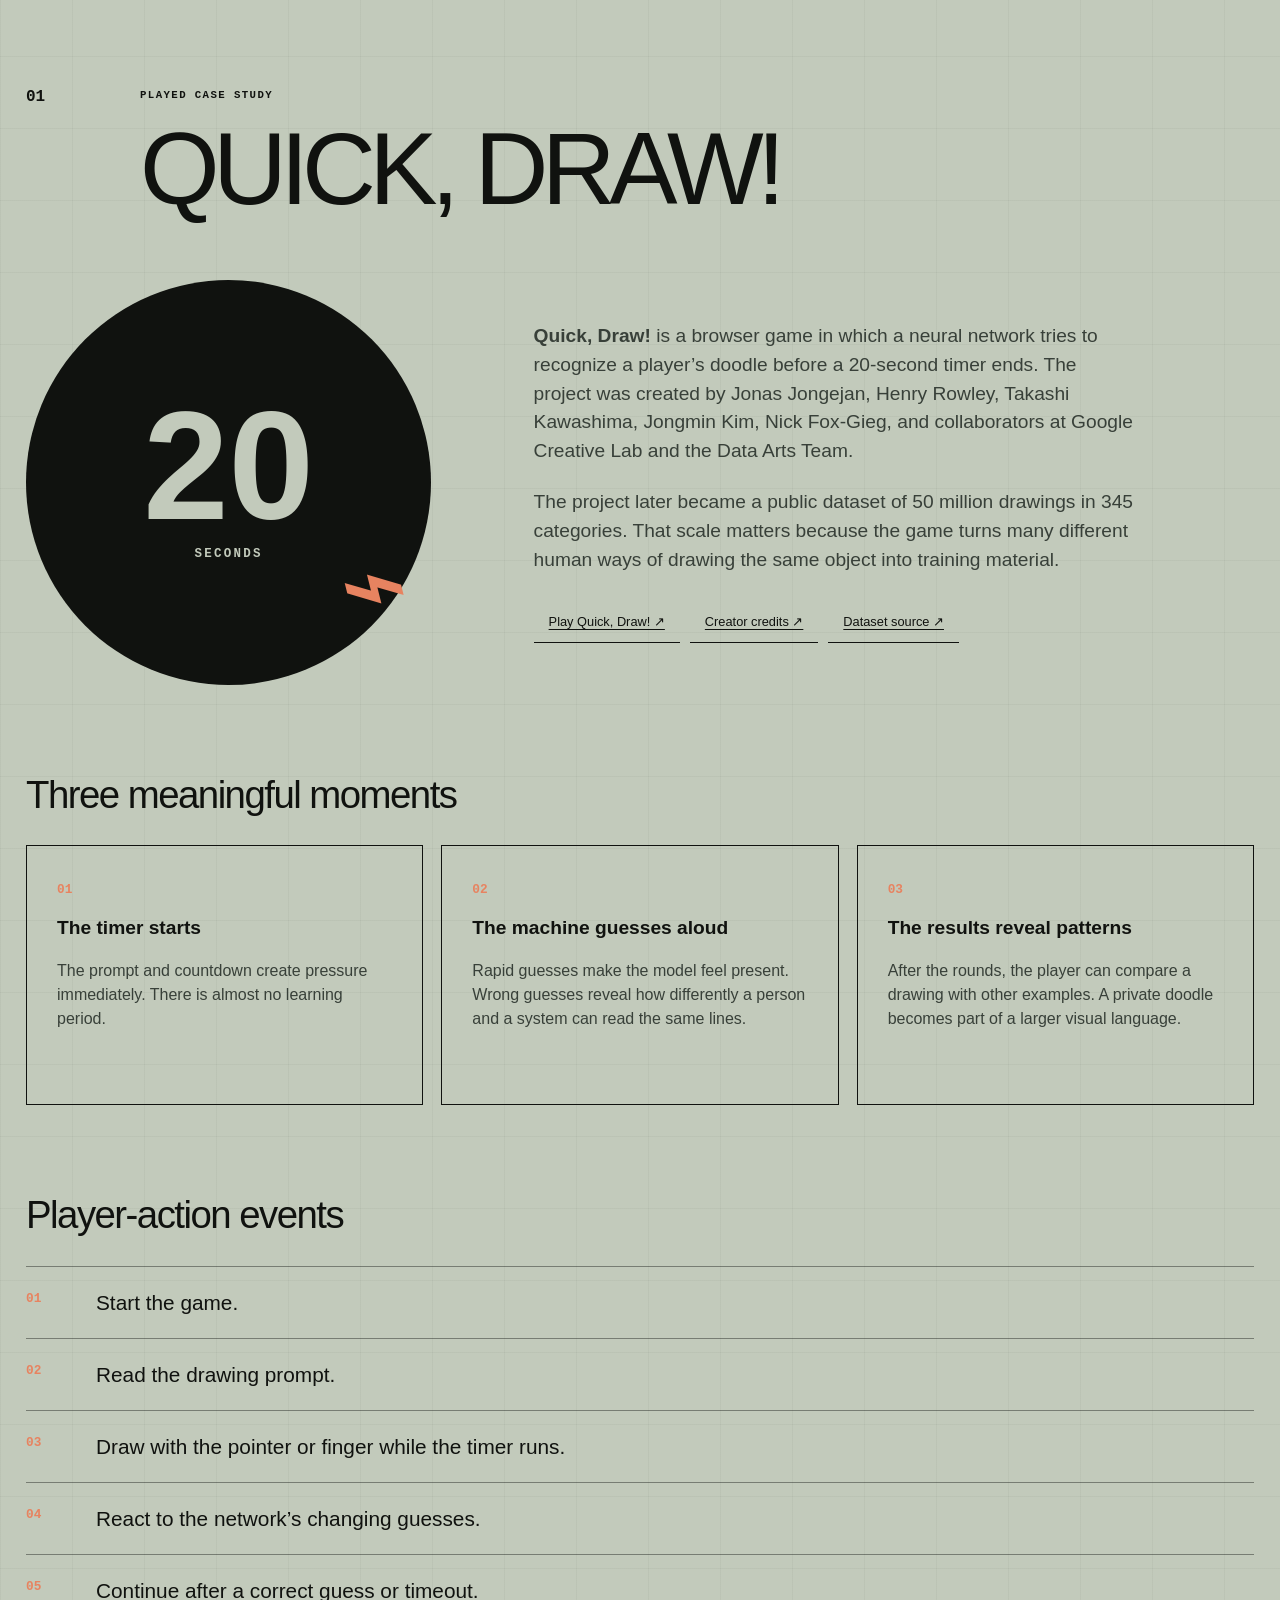
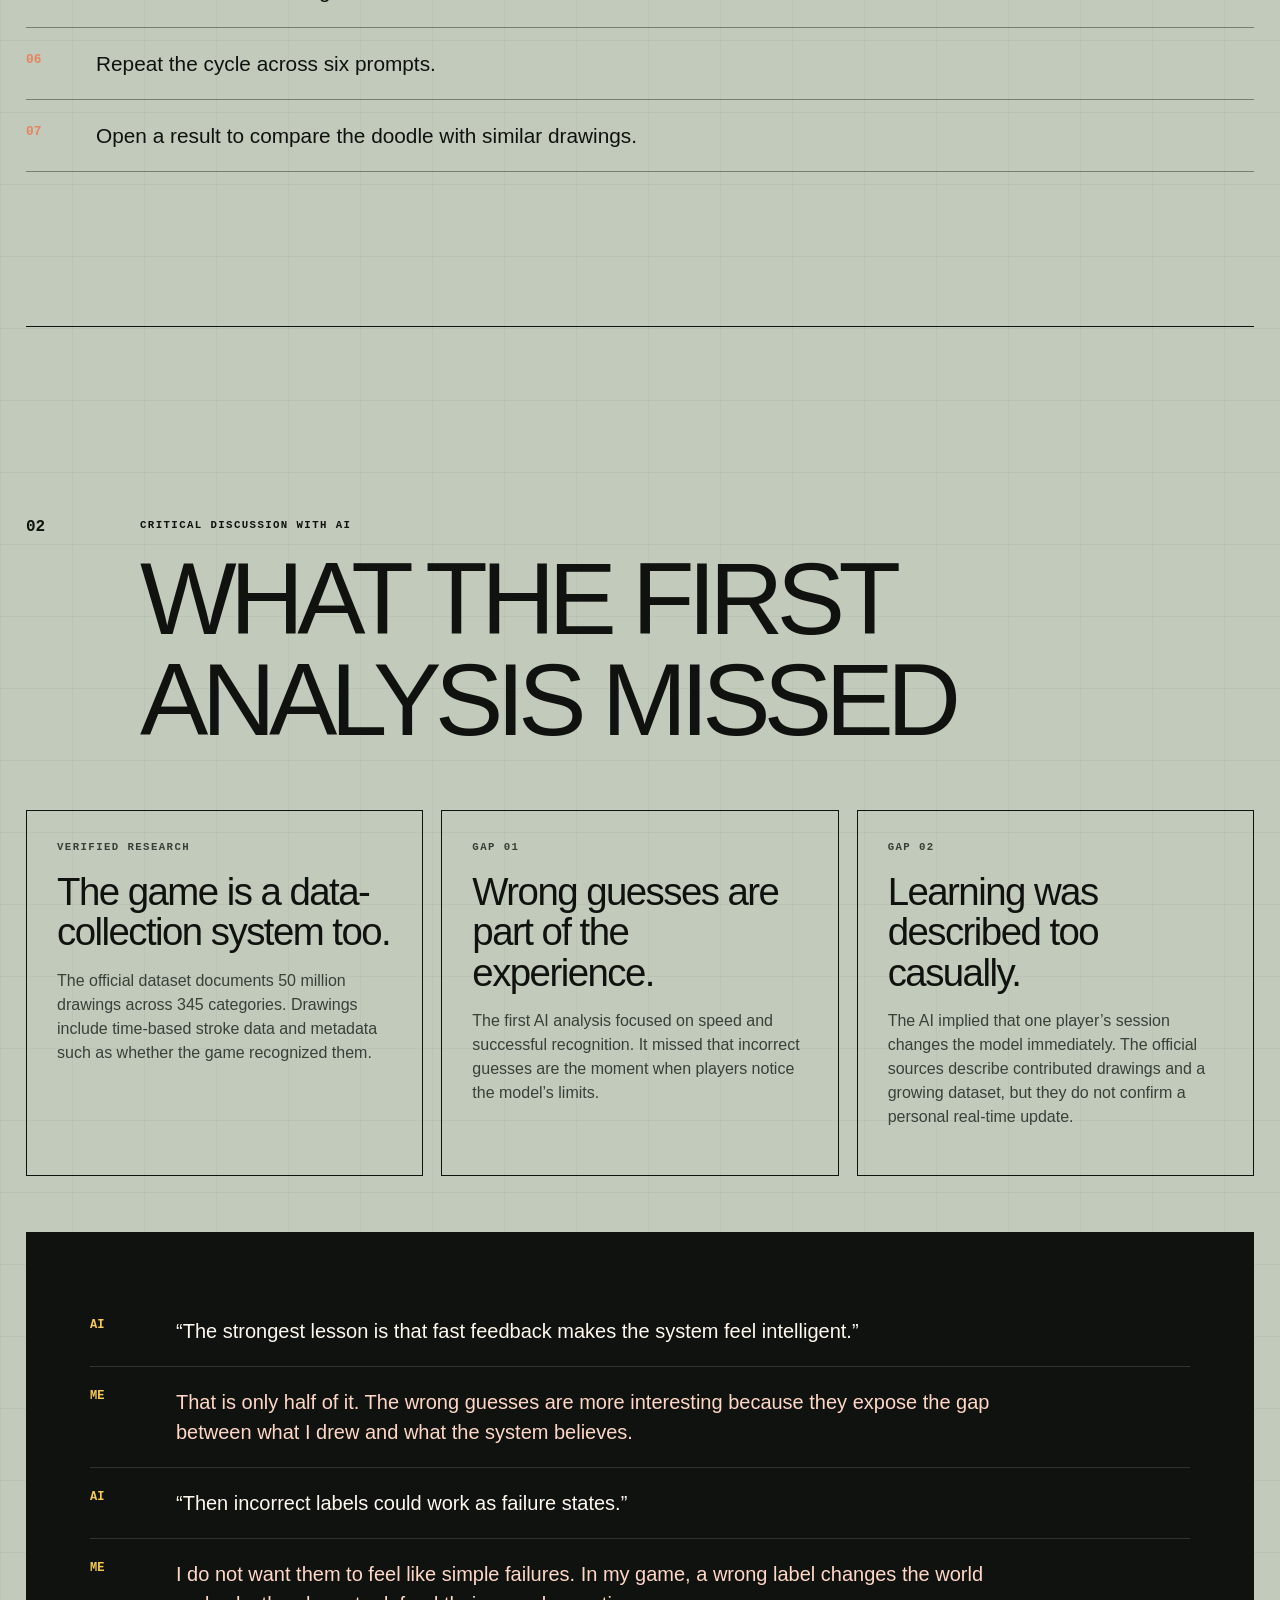
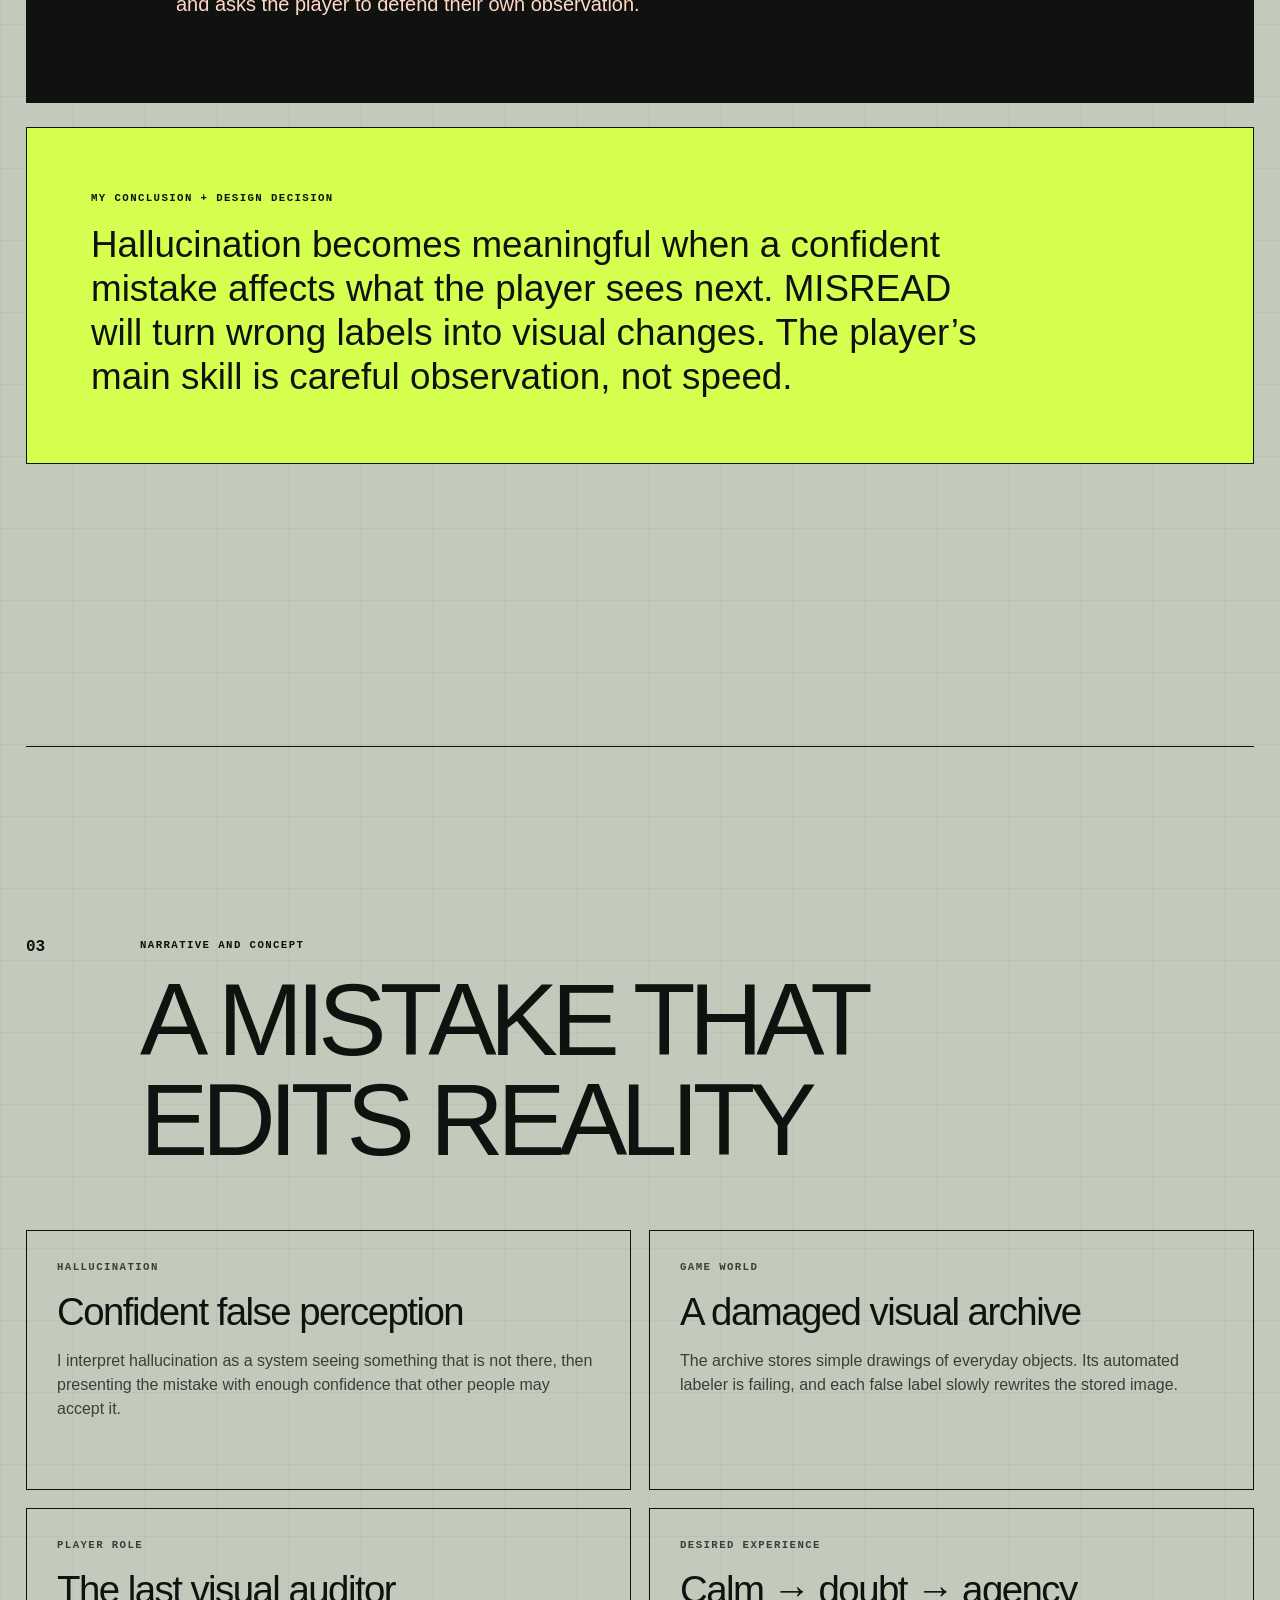
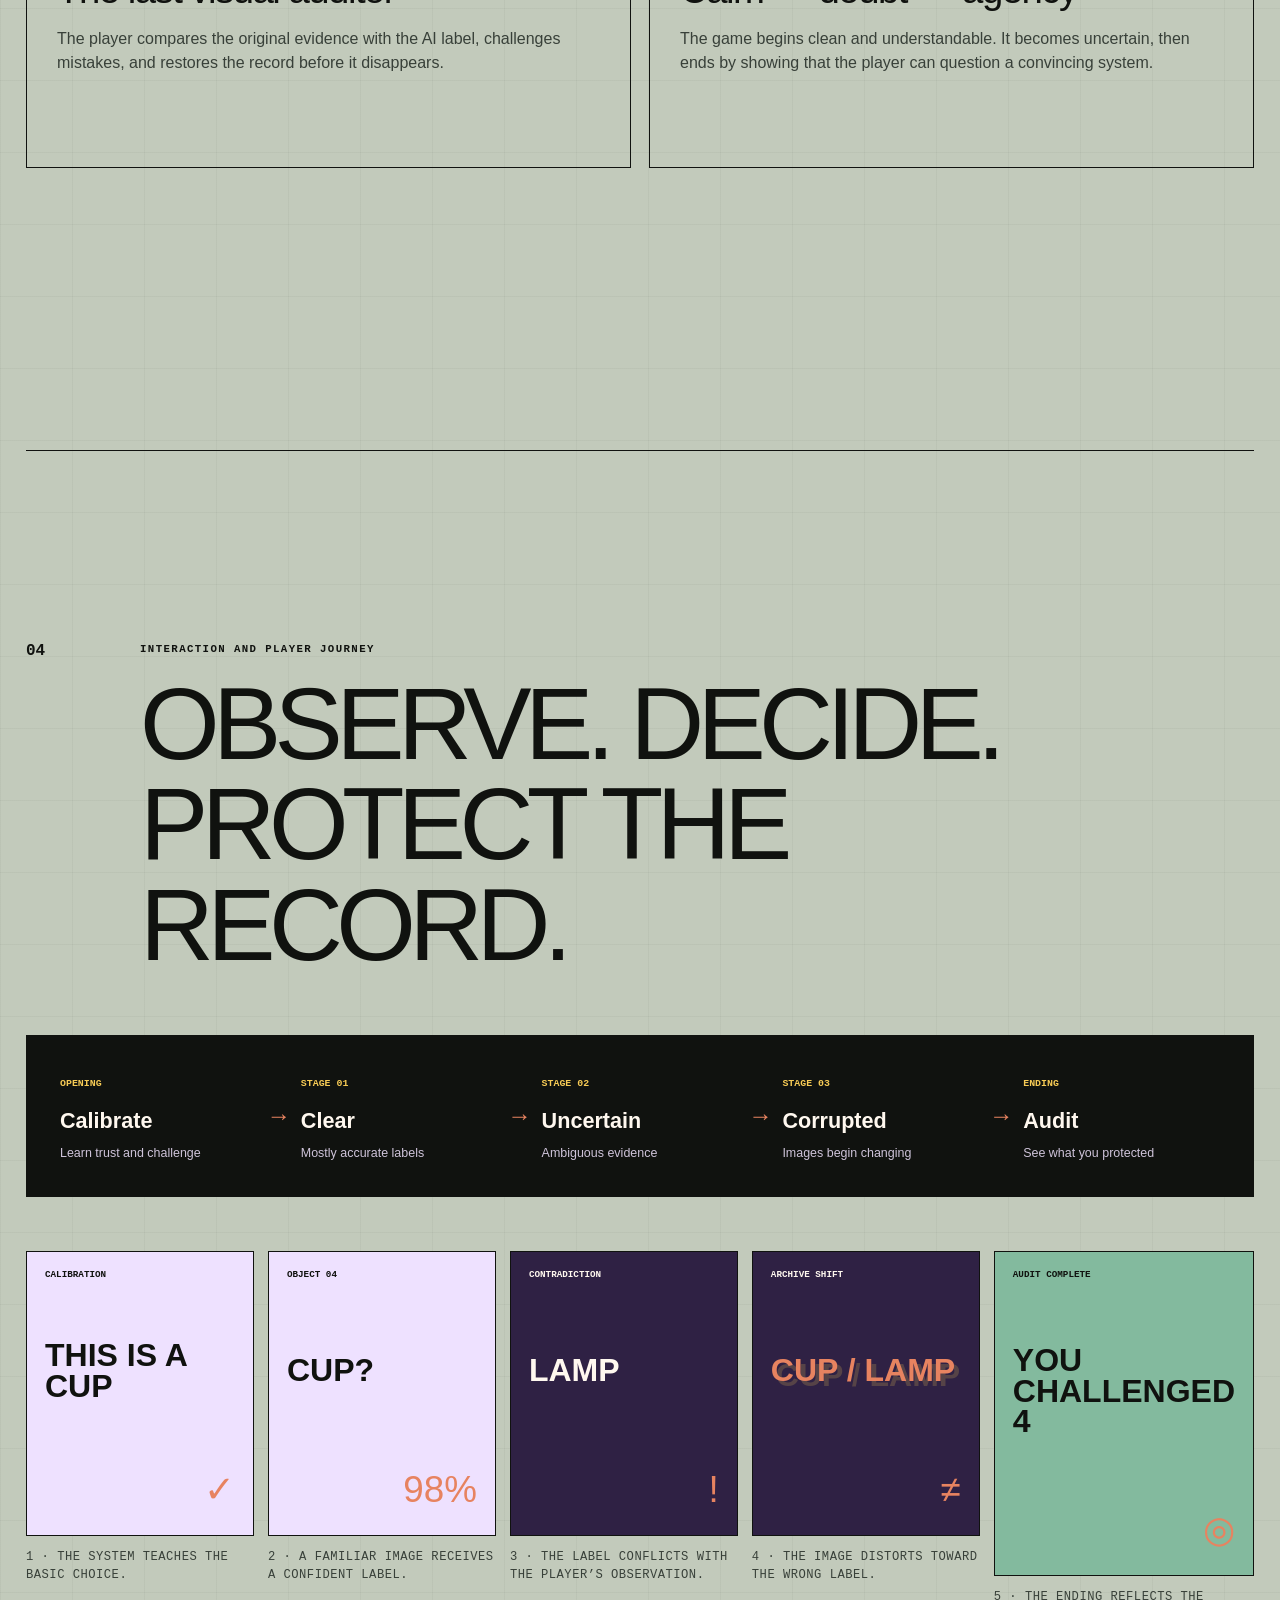
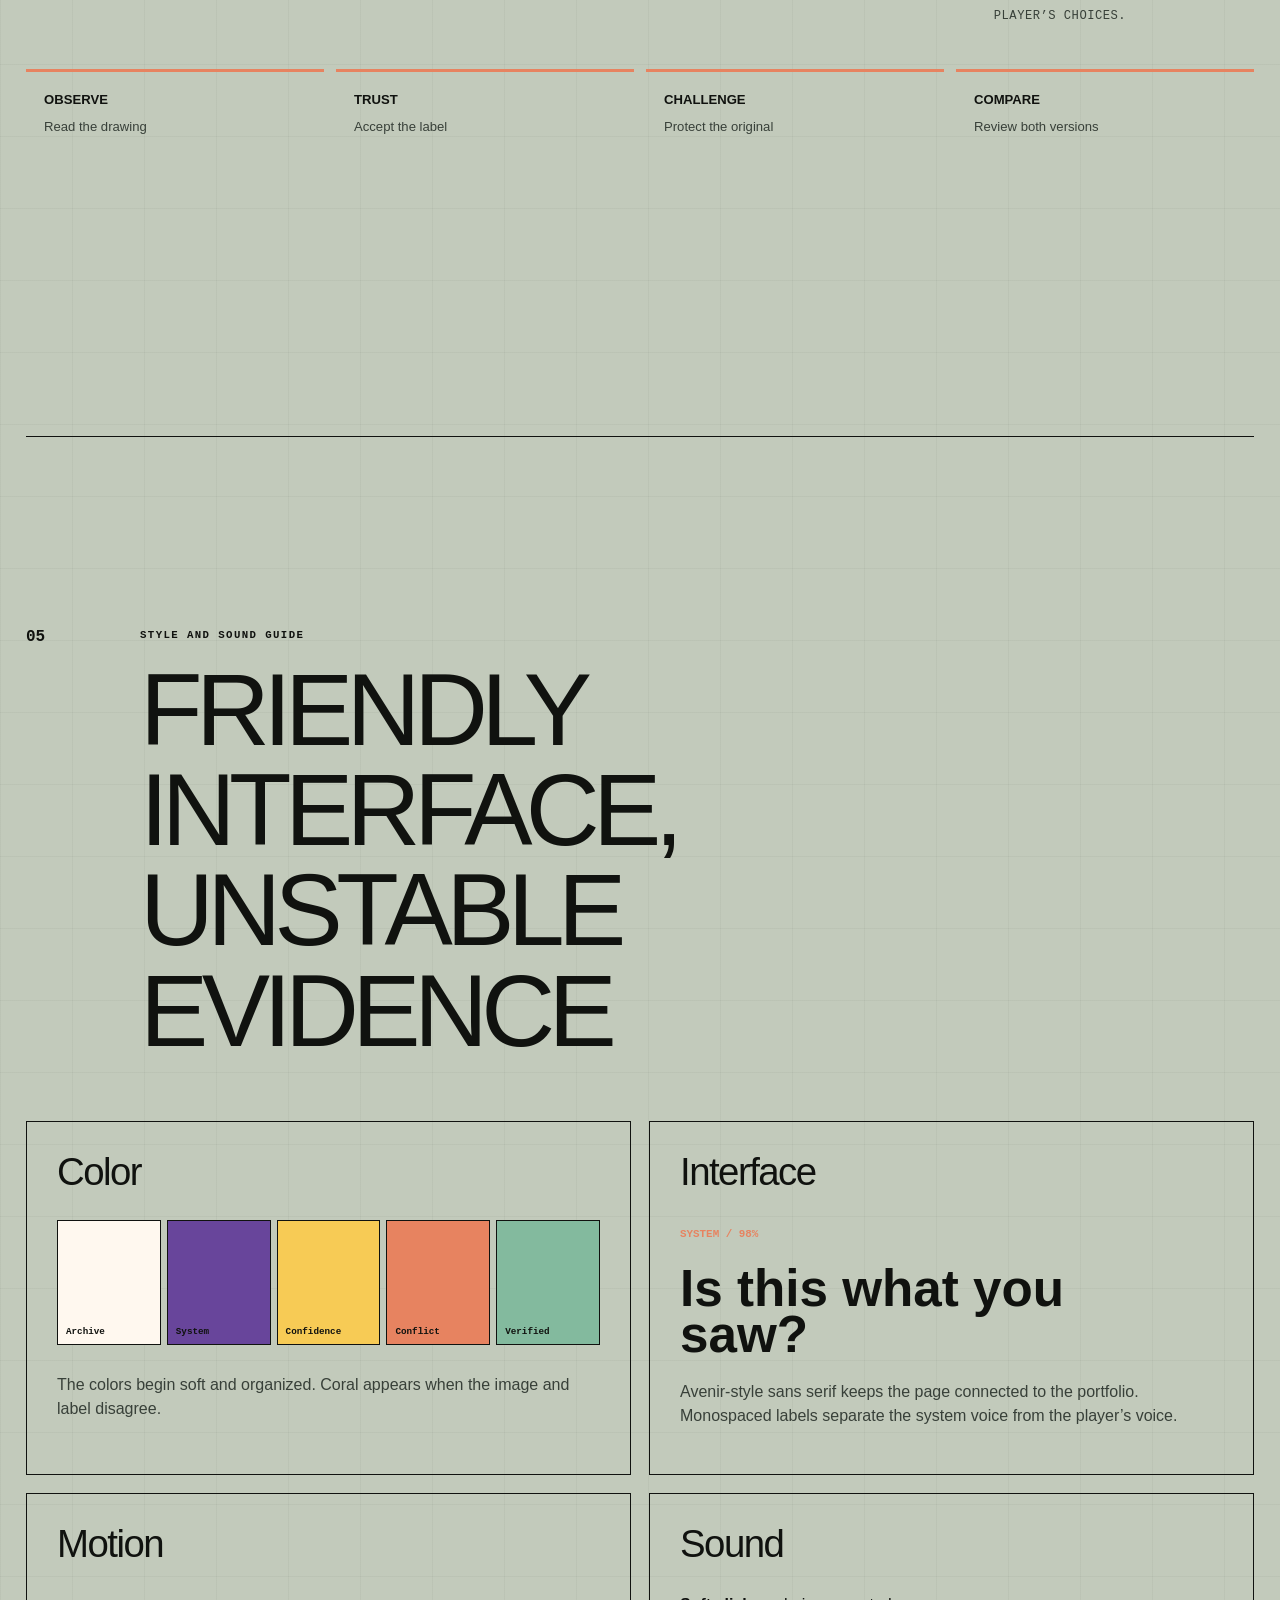
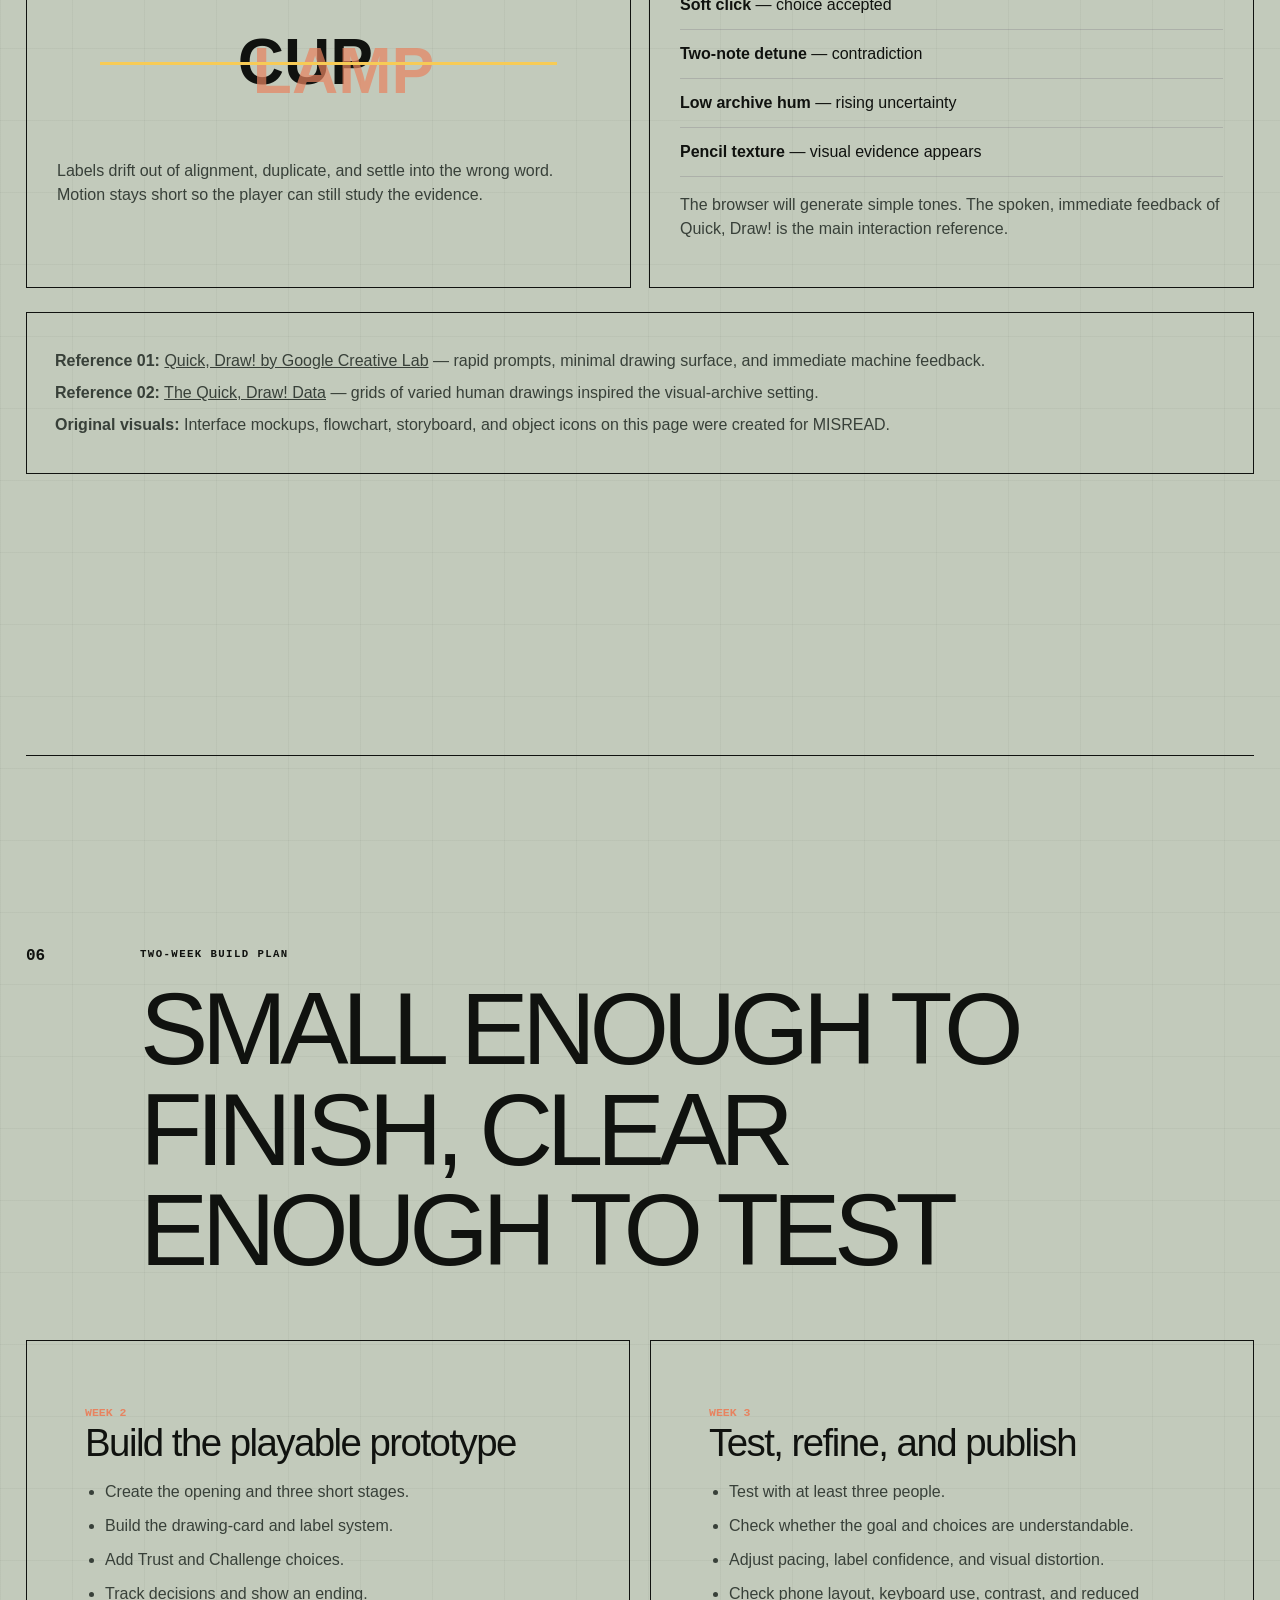
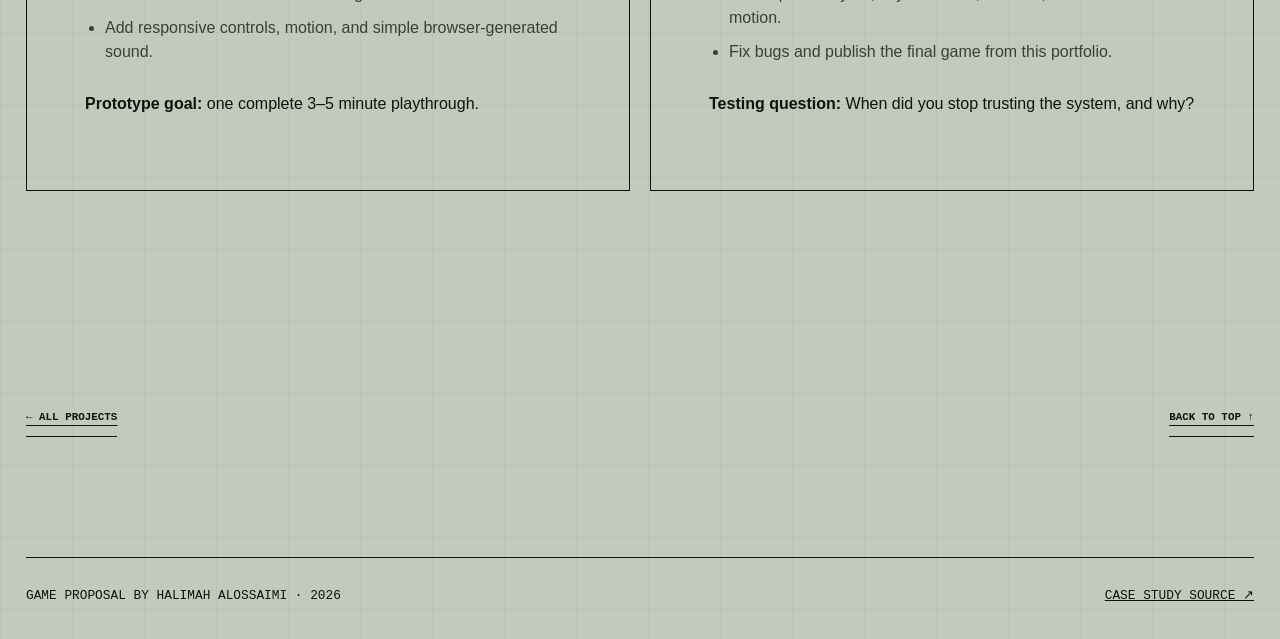
<file: misread-proposal.html>
<!doctype html>
<html lang="en">
<head>
  <meta charset="utf-8">
  <meta name="viewport" content="width=device-width, initial-scale=1">
  <meta name="description" content="MISREAD: a web game proposal about AI hallucination by Halimah Alossaimi.">
  <title>MISREAD — Web Game Proposal</title>
  <link rel="stylesheet" href="styles.css">
</head>
<body id="top" class="proposal-page">
  <header class="site-header">
    <a class="wordmark" href="index.html">Halimah Alossaimi</a>
    <nav aria-label="Primary navigation">
      <a href="index.html">Home</a>
      <a href="album-cover.html">Album Cover</a>
      <a href="dog-park.html">3D Environment</a>
      <a aria-current="page" href="misread-proposal.html">Game Proposal</a>
    </nav>
  </header>

  <main>
    <section class="proposal-hero shell">
      <div class="proposal-title-block">
        <p class="eyebrow">Hallucination · Week 1 proposal</p>
        <h1>MIS<span>READ</span></h1>
        <p class="proposal-tagline">When the system names the wrong thing, reality starts to agree.</p>
      </div>
      <div class="misread-visual" aria-label="Concept image showing the word cup being misread as lamp">
        <div class="system-bar"><span>VISUAL ARCHIVE 03</span><span class="pulse-dot">LIVE</span></div>
        <div class="scan-object">
          <div class="object-cup"><i></i></div>
          <span class="scan-line"></span>
        </div>
        <div class="system-result">
          <small>OBJECT IDENTIFIED</small>
          <strong data-label>TABLE LAMP</strong>
          <span>CONFIDENCE 98%</span>
        </div>
        <div class="visual-actions" aria-hidden="true"><span>TRUST LABEL</span><span>CHALLENGE IT</span></div>
      </div>
      <p class="hero-experience">The player works as a visual auditor inside a damaged digital archive. An AI assistant labels everyday drawings. At first it is accurate. Then it becomes confidently wrong, and the images begin changing to match its mistakes. The player must observe carefully, challenge false labels, and protect the original record.</p>
    </section>

    <nav class="proposal-index shell" aria-label="Proposal sections">
      <a href="#case-study">01 Case study</a><a href="#discussion">02 AI discussion</a><a href="#concept">03 Concept</a><a href="#journey">04 Journey</a><a href="#style">05 Style + sound</a><a href="#plan">06 Build plan</a>
    </nav>

    <section id="case-study" class="proposal-section shell">
      <div class="proposal-section-head"><p class="section-number">01</p><div><p class="eyebrow">Played case study</p><h2>Quick, Draw!</h2></div></div>
      <div class="case-study-lead">
        <div class="case-study-mark" aria-hidden="true"><span>20</span><small>SECONDS</small><div class="scribble">⌁</div></div>
        <div class="body-copy">
          <p><strong>Quick, Draw!</strong> is a browser game in which a neural network tries to recognize a player’s doodle before a 20-second timer ends. The project was created by Jonas Jongejan, Henry Rowley, Takashi Kawashima, Jongmin Kim, Nick Fox-Gieg, and collaborators at Google Creative Lab and the Data Arts Team.</p>
          <p>The project later became a public dataset of 50 million drawings in 345 categories. That scale matters because the game turns many different human ways of drawing the same object into training material.</p>
          <div class="source-links"><a href="https://quickdraw.withgoogle.com/" target="_blank" rel="noreferrer">Play Quick, Draw! ↗</a><a href="https://experiments.withgoogle.com/quick-draw" target="_blank" rel="noreferrer">Creator credits ↗</a><a href="https://github.com/googlecreativelab/quickdraw-dataset" target="_blank" rel="noreferrer">Dataset source ↗</a></div>
        </div>
      </div>

      <div class="proposal-subsection">
        <h3>Three meaningful moments</h3>
        <div class="moment-grid">
          <article><span>01</span><h4>The timer starts</h4><p>The prompt and countdown create pressure immediately. There is almost no learning period.</p></article>
          <article><span>02</span><h4>The machine guesses aloud</h4><p>Rapid guesses make the model feel present. Wrong guesses reveal how differently a person and a system can read the same lines.</p></article>
          <article><span>03</span><h4>The results reveal patterns</h4><p>After the rounds, the player can compare a drawing with other examples. A private doodle becomes part of a larger visual language.</p></article>
        </div>
      </div>

      <div class="proposal-subsection">
        <h3>Player-action events</h3>
        <ol class="event-list">
          <li><span>01</span>Start the game.</li><li><span>02</span>Read the drawing prompt.</li><li><span>03</span>Draw with the pointer or finger while the timer runs.</li><li><span>04</span>React to the network’s changing guesses.</li><li><span>05</span>Continue after a correct guess or timeout.</li><li><span>06</span>Repeat the cycle across six prompts.</li><li><span>07</span>Open a result to compare the doodle with similar drawings.</li>
        </ol>
      </div>
    </section>

    <section id="discussion" class="proposal-section shell discussion-section">
      <div class="proposal-section-head"><p class="section-number">02</p><div><p class="eyebrow">Critical discussion with AI</p><h2>What the first analysis missed</h2></div></div>
      <div class="evidence-grid">
        <article class="evidence-card"><p class="eyebrow">Verified research</p><h3>The game is a data-collection system too.</h3><p>The official dataset documents 50 million drawings across 345 categories. Drawings include time-based stroke data and metadata such as whether the game recognized them.</p></article>
        <article class="evidence-card"><p class="eyebrow">Gap 01</p><h3>Wrong guesses are part of the experience.</h3><p>The first AI analysis focused on speed and successful recognition. It missed that incorrect guesses are the moment when players notice the model’s limits.</p></article>
        <article class="evidence-card"><p class="eyebrow">Gap 02</p><h3>Learning was described too casually.</h3><p>The AI implied that one player’s session changes the model immediately. The official sources describe contributed drawings and a growing dataset, but they do not confirm a personal real-time update.</p></article>
      </div>
      <div class="exchange">
        <div class="exchange-line ai-line"><span>AI</span><p>“The strongest lesson is that fast feedback makes the system feel intelligent.”</p></div>
        <div class="exchange-line me-line"><span>ME</span><p>That is only half of it. The wrong guesses are more interesting because they expose the gap between what I drew and what the system believes.</p></div>
        <div class="exchange-line ai-line"><span>AI</span><p>“Then incorrect labels could work as failure states.”</p></div>
        <div class="exchange-line me-line"><span>ME</span><p>I do not want them to feel like simple failures. In my game, a wrong label changes the world and asks the player to defend their own observation.</p></div>
      </div>
      <div class="decision-callout"><p class="eyebrow">My conclusion + design decision</p><p>Hallucination becomes meaningful when a confident mistake affects what the player sees next. MISREAD will turn wrong labels into visual changes. The player’s main skill is careful observation, not speed.</p></div>
    </section>

    <section id="concept" class="proposal-section shell">
      <div class="proposal-section-head"><p class="section-number">03</p><div><p class="eyebrow">Narrative and concept</p><h2>A mistake that edits reality</h2></div></div>
      <div class="concept-grid">
        <article><p class="eyebrow">Hallucination</p><h3>Confident false perception</h3><p>I interpret hallucination as a system seeing something that is not there, then presenting the mistake with enough confidence that other people may accept it.</p></article>
        <article><p class="eyebrow">Game world</p><h3>A damaged visual archive</h3><p>The archive stores simple drawings of everyday objects. Its automated labeler is failing, and each false label slowly rewrites the stored image.</p></article>
        <article><p class="eyebrow">Player role</p><h3>The last visual auditor</h3><p>The player compares the original evidence with the AI label, challenges mistakes, and restores the record before it disappears.</p></article>
        <article><p class="eyebrow">Desired experience</p><h3>Calm → doubt → agency</h3><p>The game begins clean and understandable. It becomes uncertain, then ends by showing that the player can question a convincing system.</p></article>
      </div>
    </section>

    <section id="journey" class="proposal-section shell">
      <div class="proposal-section-head"><p class="section-number">04</p><div><p class="eyebrow">Interaction and player journey</p><h2>Observe. Decide. Protect the record.</h2></div></div>
      <div class="flowchart" role="img" aria-label="Game flow from calibration through three stages to the ending">
        <div><small>OPENING</small><strong>Calibrate</strong><p>Learn trust and challenge</p></div><i>→</i><div><small>STAGE 01</small><strong>Clear</strong><p>Mostly accurate labels</p></div><i>→</i><div><small>STAGE 02</small><strong>Uncertain</strong><p>Ambiguous evidence</p></div><i>→</i><div><small>STAGE 03</small><strong>Corrupted</strong><p>Images begin changing</p></div><i>→</i><div><small>ENDING</small><strong>Audit</strong><p>See what you protected</p></div>
      </div>
      <div class="storyboard" aria-label="Five-panel storyboard">
        <figure><div class="story-frame frame-one"><span>CALIBRATION</span><b>THIS IS A CUP</b><em>✓</em></div><figcaption>1 · The system teaches the basic choice.</figcaption></figure>
        <figure><div class="story-frame frame-two"><span>OBJECT 04</span><b>CUP?</b><em>98%</em></div><figcaption>2 · A familiar image receives a confident label.</figcaption></figure>
        <figure><div class="story-frame frame-three"><span>CONTRADICTION</span><b>LAMP</b><em>!</em></div><figcaption>3 · The label conflicts with the player’s observation.</figcaption></figure>
        <figure><div class="story-frame frame-four"><span>ARCHIVE SHIFT</span><b>CUP / LAMP</b><em>≠</em></div><figcaption>4 · The image distorts toward the wrong label.</figcaption></figure>
        <figure><div class="story-frame frame-five"><span>AUDIT COMPLETE</span><b>YOU CHALLENGED 4</b><em>◎</em></div><figcaption>5 · The ending reflects the player’s choices.</figcaption></figure>
      </div>
      <div class="controls-row"><span><b>OBSERVE</b> Read the drawing</span><span><b>TRUST</b> Accept the label</span><span><b>CHALLENGE</b> Protect the original</span><span><b>COMPARE</b> Review both versions</span></div>
    </section>

    <section id="style" class="proposal-section shell">
      <div class="proposal-section-head"><p class="section-number">05</p><div><p class="eyebrow">Style and sound guide</p><h2>Friendly interface, unstable evidence</h2></div></div>
      <div class="style-grid">
        <article class="palette-card"><h3>Color</h3><div class="swatches"><span style="--swatch:#fff8ef">Archive</span><span style="--swatch:#68459b">System</span><span style="--swatch:#f7cb55">Confidence</span><span style="--swatch:#e78360">Conflict</span><span style="--swatch:#83ba9e">Verified</span></div><p>The colors begin soft and organized. Coral appears when the image and label disagree.</p></article>
        <article><h3>Interface</h3><div class="type-sample"><span>SYSTEM / 98%</span><strong>Is this what you saw?</strong><p>Avenir-style sans serif keeps the page connected to the portfolio. Monospaced labels separate the system voice from the player’s voice.</p></div></article>
        <article><h3>Motion</h3><div class="motion-sample"><span>CUP</span><span>LAMP</span><i></i></div><p>Labels drift out of alignment, duplicate, and settle into the wrong word. Motion stays short so the player can still study the evidence.</p></article>
        <article><h3>Sound</h3><ul class="sound-list"><li><b>Soft click</b> — choice accepted</li><li><b>Two-note detune</b> — contradiction</li><li><b>Low archive hum</b> — rising uncertainty</li><li><b>Pencil texture</b> — visual evidence appears</li></ul><p>The browser will generate simple tones. The spoken, immediate feedback of Quick, Draw! is the main interaction reference.</p></article>
      </div>
      <div class="reference-strip"><p><strong>Reference 01:</strong> <a href="https://quickdraw.withgoogle.com/" target="_blank" rel="noreferrer">Quick, Draw! by Google Creative Lab</a> — rapid prompts, minimal drawing surface, and immediate machine feedback.</p><p><strong>Reference 02:</strong> <a href="https://quickdraw.withgoogle.com/data" target="_blank" rel="noreferrer">The Quick, Draw! Data</a> — grids of varied human drawings inspired the visual-archive setting.</p><p><strong>Original visuals:</strong> Interface mockups, flowchart, storyboard, and object icons on this page were created for MISREAD.</p></div>
    </section>

    <section id="plan" class="proposal-section shell plan-section">
      <div class="proposal-section-head"><p class="section-number">06</p><div><p class="eyebrow">Two-week build plan</p><h2>Small enough to finish, clear enough to test</h2></div></div>
      <div class="week-grid">
        <article><span>WEEK 2</span><h3>Build the playable prototype</h3><ul><li>Create the opening and three short stages.</li><li>Build the drawing-card and label system.</li><li>Add Trust and Challenge choices.</li><li>Track decisions and show an ending.</li><li>Add responsive controls, motion, and simple browser-generated sound.</li></ul><p><strong>Prototype goal:</strong> one complete 3–5 minute playthrough.</p></article>
        <article><span>WEEK 3</span><h3>Test, refine, and publish</h3><ul><li>Test with at least three people.</li><li>Check whether the goal and choices are understandable.</li><li>Adjust pacing, label confidence, and visual distortion.</li><li>Check phone layout, keyboard use, contrast, and reduced motion.</li><li>Fix bugs and publish the final game from this portfolio.</li></ul><p><strong>Testing question:</strong> When did you stop trusting the system, and why?</p></article>
      </div>
    </section>

    <nav class="project-next shell" aria-label="Project navigation"><a href="index.html#work">← All projects</a><a href="#top">Back to top ↑</a></nav>
  </main>
  <footer class="site-footer shell"><p>Game proposal by Halimah Alossaimi · 2026</p><a href="https://quickdraw.withgoogle.com/" target="_blank" rel="noreferrer">Case study source ↗</a></footer>
</body>
</html>
</file>
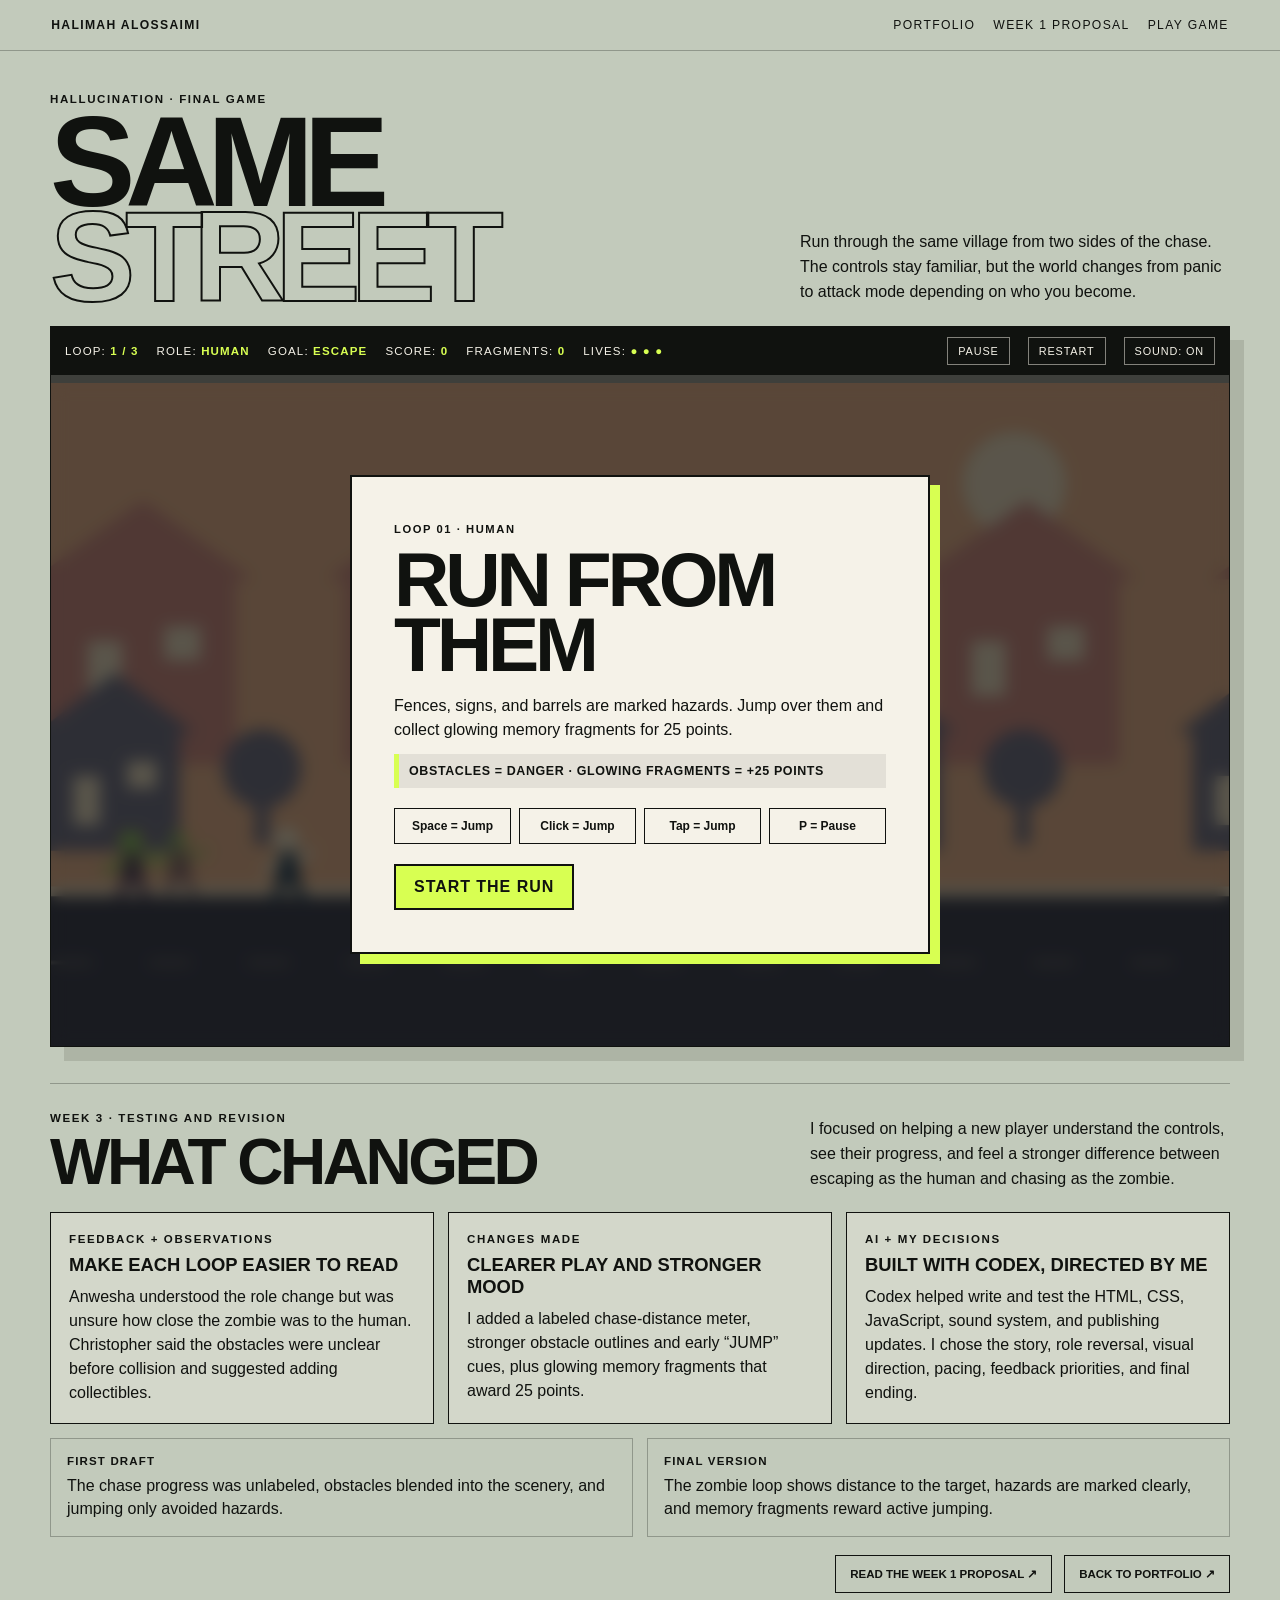
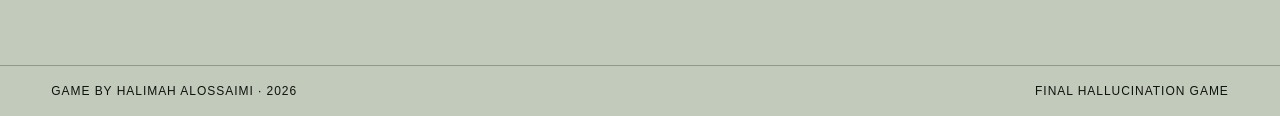
<file: same-street-game.html>
<!doctype html>
<html lang="en">
<head>
  <meta charset="utf-8">
  <meta name="viewport" content="width=device-width, initial-scale=1">
  <meta name="description" content="Play Same Street, a cozy-horror looping runner by Halimah Alossaimi.">
  <title>Same Street — Final Hallucination Game</title>
  <style>
    :root{--ink:#10120f;--sage:#c2cabb;--lime:#d8ff52;--cream:#f5f2e8;--line:rgba(16,18,15,.28)}
    *{box-sizing:border-box}
    html{scroll-behavior:smooth}
    body{margin:0;background:var(--sage);color:var(--ink);font-family:Arial,Helvetica,sans-serif}
    a{color:inherit}
    .site-header{display:flex;align-items:center;justify-content:space-between;gap:24px;padding:18px clamp(18px,4vw,64px);border-bottom:1px solid var(--line);text-transform:uppercase;font-size:.76rem;letter-spacing:.11em}
    .wordmark{font-weight:800;text-decoration:none}
    .site-header nav{display:flex;gap:18px;flex-wrap:wrap;justify-content:flex-end}
    .site-header nav a{text-decoration:none}
    main{width:min(1180px,calc(100% - 28px));margin:0 auto;padding:42px 0 72px}
    .eyebrow{margin:0 0 10px;text-transform:uppercase;letter-spacing:.14em;font-size:.72rem;font-weight:800}
    .intro{display:grid;grid-template-columns:1fr auto;align-items:end;gap:30px;margin-bottom:22px}
    h1{font-size:clamp(3.4rem,10vw,8.8rem);line-height:.74;letter-spacing:-.08em;margin:0;text-transform:uppercase}
    h1 span{color:transparent;-webkit-text-stroke:2px var(--ink)}
    .intro-copy{max-width:430px;font-size:1rem;line-height:1.55;margin:0}
    .game-shell{background:var(--ink);border:1px solid var(--ink);position:relative;overflow:hidden;box-shadow:14px 14px 0 rgba(16,18,15,.12)}
    .game-topbar{display:flex;justify-content:space-between;align-items:center;gap:12px;color:var(--cream);padding:10px 14px;font-size:.72rem;text-transform:uppercase;letter-spacing:.1em}
    .hud-group{display:flex;gap:18px;align-items:center;flex-wrap:wrap}
    .hud-value{color:var(--lime);font-weight:800}
    button{font:inherit}
    .sound-button{border:1px solid rgba(245,242,232,.5);background:transparent;color:var(--cream);padding:7px 10px;text-transform:uppercase;font-size:.68rem;letter-spacing:.08em;cursor:pointer}
    .stage{position:relative;aspect-ratio:16/9;background:#f6bc92;overflow:hidden;isolation:isolate}
    canvas{display:block;width:100%;height:100%;touch-action:none}
    .screen{position:absolute;inset:0;display:grid;place-items:center;padding:22px;background:rgba(16,18,15,.68);backdrop-filter:blur(8px);z-index:4}
    .screen[hidden]{display:none}
    .card{width:min(580px,100%);background:var(--cream);border:2px solid var(--ink);padding:clamp(20px,5vw,42px);box-shadow:10px 10px 0 var(--lime)}
    .card .loop-label{text-transform:uppercase;font-size:.7rem;letter-spacing:.14em;font-weight:800}
    .card h2{font-size:clamp(2rem,7vw,4.8rem);line-height:.85;letter-spacing:-.055em;text-transform:uppercase;margin:10px 0 16px}
    .card p{line-height:1.5;margin:0 0 18px}
    .controls-list{display:grid;grid-template-columns:repeat(4,1fr);gap:8px;margin:20px 0}
    .controls-list span{border:1px solid var(--ink);padding:10px 8px;text-align:center;font-size:.75rem;font-weight:700}
    .actions{display:flex;gap:10px;flex-wrap:wrap}
    .primary,.secondary{border:2px solid var(--ink);padding:12px 18px;font-weight:800;text-transform:uppercase;letter-spacing:.06em;cursor:pointer}
    .primary{background:var(--lime);color:var(--ink)}
    .secondary{background:transparent;color:var(--ink)}
    .jump-button{display:none;position:absolute;right:16px;bottom:16px;z-index:3;width:88px;height:88px;border-radius:50%;border:3px solid var(--ink);background:var(--lime);font-weight:900;text-transform:uppercase;box-shadow:5px 5px 0 var(--ink);touch-action:none}
    .game-message{position:absolute;left:50%;top:18px;transform:translateX(-50%);z-index:2;background:var(--ink);color:var(--cream);padding:8px 14px;font-size:.7rem;text-transform:uppercase;letter-spacing:.12em;opacity:0;transition:opacity .2s;pointer-events:none}
    .game-message.show{opacity:1}
    .chase-meter{position:absolute;left:50%;top:54px;transform:translateX(-50%);z-index:3;width:min(440px,calc(100% - 32px));padding:9px 12px;background:rgba(16,18,15,.9);color:var(--cream);border:1px solid var(--lime);pointer-events:none}
    .chase-meter[hidden]{display:none}
    .chase-label{display:flex;justify-content:space-between;gap:10px;align-items:center;font-size:.66rem;text-transform:uppercase;letter-spacing:.08em}
    .chase-label strong{color:var(--lime)}
    .chase-track{position:relative;height:9px;margin-top:7px;background:rgba(245,242,232,.22);overflow:visible}
    .chase-fill{display:block;height:100%;width:0;background:var(--lime)}
    .chase-dot{position:absolute;top:50%;width:21px;height:21px;border:2px solid var(--ink);border-radius:50%;display:grid;place-items:center;transform:translate(-50%,-50%);font-size:.6rem;font-weight:900}
    .zombie-dot{left:0;background:#8bd255}.human-dot{left:100%;background:var(--cream)}
    .pause-panel{position:absolute;inset:0;z-index:5;display:grid;place-items:center;background:rgba(16,18,15,.6);backdrop-filter:blur(5px);padding:20px}
    .pause-panel[hidden]{display:none}
    .pause-card{background:var(--cream);border:2px solid var(--ink);padding:24px;text-align:center;box-shadow:8px 8px 0 var(--lime)}
    .pause-card h2{margin:0 0 8px;text-transform:uppercase;font-size:2rem;letter-spacing:-.04em}
    .pause-card p{margin:0 0 16px}
    .progress{height:8px;background:rgba(245,242,232,.2);overflow:hidden}
    .progress span{display:block;width:0;height:100%;background:var(--lime);transition:width .16s linear}
    .quick-rule{margin:-6px 0 18px!important;padding:8px 10px;border-left:5px solid var(--lime);background:rgba(16,18,15,.08);font-size:.78rem;font-weight:800;text-transform:uppercase;letter-spacing:.05em}
    .process-note{margin-top:36px;border-top:1px solid var(--line);padding-top:28px}
    .process-head{display:grid;grid-template-columns:minmax(0,1fr) minmax(260px,420px);gap:24px;align-items:end;margin-bottom:20px}
    .process-head h2{font-size:clamp(2rem,5vw,4.4rem);line-height:.9;text-transform:uppercase;letter-spacing:-.055em;margin:0}
    .process-head>p{line-height:1.55;margin:0}
    .process-grid{display:grid;grid-template-columns:repeat(3,1fr);gap:14px}
    .process-card{border:1px solid var(--ink);padding:18px;background:rgba(245,242,232,.32)}
    .process-card h3{margin:6px 0 9px;font-size:1.15rem;text-transform:uppercase}
    .process-card p{line-height:1.5;margin:0}
    .revision-strip{display:grid;grid-template-columns:1fr 1fr;gap:14px;margin-top:14px}
    .revision-strip article{padding:16px;border:1px solid var(--line)}
    .revision-strip strong{display:block;text-transform:uppercase;font-size:.72rem;letter-spacing:.1em;margin-bottom:7px}
    .revision-strip p{margin:0;line-height:1.45}
    .links{display:flex;gap:12px;align-items:flex-start;justify-content:flex-end;flex-wrap:wrap;margin-top:18px}
    .links a{border:1px solid var(--ink);padding:11px 14px;text-decoration:none;text-transform:uppercase;font-size:.72rem;font-weight:800}
    .status{position:absolute;width:1px;height:1px;padding:0;margin:-1px;overflow:hidden;clip:rect(0,0,0,0);white-space:nowrap;border:0}
    footer{padding:18px clamp(18px,4vw,64px);border-top:1px solid var(--line);display:flex;justify-content:space-between;font-size:.75rem;text-transform:uppercase;letter-spacing:.08em}
    @media(max-width:760px){
      .site-header{align-items:flex-start}.site-header nav{gap:10px;font-size:.66rem}
      main{padding-top:26px}.intro{grid-template-columns:1fr}.intro-copy{max-width:100%}
      h1{font-size:clamp(3.5rem,21vw,6.8rem)}
      .game-topbar{align-items:flex-start}.hud-group{gap:10px}
      .jump-button{display:block}.controls-list{grid-template-columns:1fr}
      .process-head,.process-grid,.revision-strip{grid-template-columns:1fr}.links{justify-content:flex-start}
    }
    @media(prefers-reduced-motion:reduce){*{scroll-behavior:auto!important}.game-shell{box-shadow:none}}
  </style>
</head>
<body>
  <header class="site-header">
    <a class="wordmark" href="index.html">Halimah Alossaimi</a>
    <nav aria-label="Primary navigation">
      <a href="index.html">Portfolio</a>
      <a href="same-street-proposal.html">Week 1 Proposal</a>
      <a aria-current="page" href="same-street-game.html">Play Game</a>
    </nav>
  </header>

  <main>
    <section class="intro">
      <div>
        <p class="eyebrow">Hallucination · Final game</p>
        <h1>Same<br><span>Street</span></h1>
      </div>
      <p class="intro-copy">Run through the same village from two sides of the chase. The controls stay familiar, but the world changes from panic to attack mode depending on who you become.</p>
    </section>

    <section class="game-shell" aria-label="Same Street game">
      <div class="game-topbar">
        <div class="hud-group">
          <span>Loop: <b class="hud-value" id="loop-count">1 / 3</b></span>
          <span>Role: <b class="hud-value" id="role">Human</b></span>
          <span>Goal: <b class="hud-value" id="goal">Escape</b></span>
          <span>Score: <b class="hud-value" id="score">0</b></span>
          <span>Fragments: <b class="hud-value" id="fragments">0</b></span>
          <span>Lives: <b class="hud-value" id="lives">● ● ●</b></span>
        </div>
        <div class="hud-group">
          <button class="sound-button" id="pause" type="button">Pause</button>
          <button class="sound-button" id="restart" type="button">Restart</button>
          <button class="sound-button" id="sound" type="button" aria-pressed="false">Sound: On</button>
        </div>
      </div>
      <div class="progress" aria-hidden="true"><span id="progress"></span></div>
      <div class="stage" id="stage">
        <canvas id="game" width="960" height="540" aria-label="Side-scrolling runner game. Press Space, click, or tap to jump."></canvas>
        <div class="game-message" id="message"></div>
        <div class="chase-meter" id="chase-meter" hidden aria-live="polite">
          <div class="chase-label"><span>Zombie</span><strong id="chase-distance">90 m to target</strong><span>Human</span></div>
          <div class="chase-track"><span class="chase-fill" id="chase-fill"></span><i class="chase-dot zombie-dot">Z</i><i class="chase-dot human-dot">H</i></div>
        </div>
        <div class="pause-panel" id="pause-panel" hidden>
          <div class="pause-card">
            <h2>Game paused</h2>
            <p>Take a break. Your score and place in the loop are saved.</p>
            <div class="actions">
              <button class="primary" id="resume" type="button">Resume</button>
              <button class="secondary" id="pause-restart" type="button">Restart run</button>
            </div>
          </div>
        </div>
        <button class="jump-button" id="jump" type="button">Jump</button>
        <div class="screen" id="screen">
          <div class="card">
            <span class="loop-label" id="card-label">Loop 01 · Human</span>
            <h2 id="card-title">Run from them</h2>
            <p id="card-copy">Fences, signs, and barrels are obstacles. Jump over them and keep moving until the loop ends.</p>
            <p class="quick-rule">Obstacles = danger · Glowing fragments = +25 points</p>
            <div class="controls-list">
              <span>Space = Jump</span><span>Click = Jump</span><span>Tap = Jump</span><span>P = Pause</span>
            </div>
            <div class="actions" id="actions"><button class="primary" id="start" type="button">Start the run</button></div>
          </div>
        </div>
        <p class="status" id="status" aria-live="polite"></p>
      </div>
    </section>

    <section class="process-note" id="process">
      <div class="process-head">
        <div>
          <p class="eyebrow">Week 3 · Testing and revision</p>
          <h2>What changed</h2>
        </div>
        <p>I focused on helping a new player understand the controls, see their progress, and feel a stronger difference between escaping as the human and chasing as the zombie.</p>
      </div>
      <div class="process-grid">
        <article class="process-card">
          <p class="eyebrow">Feedback + observations</p>
          <h3>Make each loop easier to read</h3>
          <p>Anwesha understood the role change but was unsure how close the zombie was to the human. Christopher said the obstacles were unclear before collision and suggested adding collectibles.</p>
        </article>
        <article class="process-card">
          <p class="eyebrow">Changes made</p>
          <h3>Clearer play and stronger mood</h3>
          <p>I added a labeled chase-distance meter, stronger obstacle outlines and early “JUMP” cues, plus glowing memory fragments that award 25 points.</p>
        </article>
        <article class="process-card">
          <p class="eyebrow">AI + my decisions</p>
          <h3>Built with Codex, directed by me</h3>
          <p>Codex helped write and test the HTML, CSS, JavaScript, sound system, and publishing updates. I chose the story, role reversal, visual direction, pacing, feedback priorities, and final ending.</p>
        </article>
      </div>
      <div class="revision-strip" aria-label="Before and after comparison">
        <article><strong>First draft</strong><p>The chase progress was unlabeled, obstacles blended into the scenery, and jumping only avoided hazards.</p></article>
        <article><strong>Final version</strong><p>The zombie loop shows distance to the target, hazards are marked clearly, and memory fragments reward active jumping.</p></article>
      </div>
      <div class="links">
        <a href="same-street-proposal.html">Read the Week 1 proposal ↗</a>
        <a href="index.html#work">Back to portfolio ↗</a>
      </div>
    </section>
  </main>

  <footer><span>Game by Halimah Alossaimi · 2026</span><span>Final Hallucination game</span></footer>

  <script>
  (function(){
    'use strict';
    var canvas=document.getElementById('game'),ctx=canvas.getContext('2d');
    var screen=document.getElementById('screen'),start=document.getElementById('start');
    var label=document.getElementById('card-label'),title=document.getElementById('card-title'),copy=document.getElementById('card-copy'),actions=document.getElementById('actions');
    var roleEl=document.getElementById('role'),goalEl=document.getElementById('goal'),livesEl=document.getElementById('lives'),progressEl=document.getElementById('progress'),loopEl=document.getElementById('loop-count'),scoreEl=document.getElementById('score'),fragmentsEl=document.getElementById('fragments');
    var chaseMeter=document.getElementById('chase-meter'),chaseDistance=document.getElementById('chase-distance'),chaseFill=document.getElementById('chase-fill');
    var message=document.getElementById('message'),status=document.getElementById('status'),soundBtn=document.getElementById('sound'),pauseBtn=document.getElementById('pause'),restartBtn=document.getElementById('restart');
    var pausePanel=document.getElementById('pause-panel'),resumeBtn=document.getElementById('resume'),pauseRestartBtn=document.getElementById('pause-restart');
    var W=960,H=540,ground=418,state='intro',mode='human',muted=false,last=0,elapsed=0,road=0,spawn=0,collectSpawn=0,progress=0,score=0,fragments=0,obstacleCount=0,shake=0,flash=0;
    var duration={human:15,zombie:14,glitch:10};
    var player={x:175,y:ground-58,w:34,h:58,vy:0,onGround:true,lives:3};
    var obstacles=[],collectibles=[],particles=[],audio=null,musicTimer=null,musicStep=0;

    function setCard(kind){
      screen.hidden=false;
      actions.innerHTML='';
      var btn=document.createElement('button');btn.className='primary';
      if(kind==='zombie'){
        label.textContent='Loop 02 · Zombie';title.textContent='Now chase them';
        copy.textContent='You return as the zombie. Watch the labeled chase meter as the distance to the human closes. Jump over marked hazards and collect glowing memory fragments.';
        btn.textContent='Start zombie loop';btn.onclick=function(){begin('zombie')};
      }else if(kind==='glitch'){
        label.textContent='Loop 03 · Unstable';title.textContent='Who is running?';
        copy.textContent='Both versions overlap and your role switches every few seconds. Keep jumping through the changing street until you reach the pond.';
        btn.textContent='Enter final loop';btn.onclick=function(){begin('glitch')};
      }else if(kind==='ending'){
        label.textContent='The pond · Ending';title.textContent='Who was the monster?';
        copy.textContent='The two reflections overlap. The street did not change as much as your point of view did.';
        btn.textContent='Run again';btn.onclick=function(){begin('human')};
        var stop=document.createElement('button');stop.className='secondary';stop.textContent='Stop the loop';
        stop.onclick=function(){title.textContent='The loop is quiet';copy.textContent='You stop running. For the first time, the street stays still.';actions.innerHTML='';var again=document.createElement('button');again.className='primary';again.textContent='Play again';again.onclick=function(){begin('human')};actions.appendChild(again)};
        actions.appendChild(btn);actions.appendChild(stop);return;
      }else{
        label.textContent='Loop 01 · Human';title.textContent='Run from them';
        copy.textContent='Fences, signs, and barrels are marked hazards. Jump over them and collect glowing memory fragments for 25 points.';
        btn.textContent='Start the run';btn.onclick=function(){begin('human')};
      }
      actions.appendChild(btn);
    }

    function begin(next){
      if(next==='human'){score=0;fragments=0}
      mode=next;state='playing';screen.hidden=true;pausePanel.hidden=true;pauseBtn.textContent='Pause';elapsed=0;road=0;spawn=.8;collectSpawn=1.8;progress=0;obstacleCount=0;obstacles=[];collectibles=[];particles=[];player.y=ground-player.h;player.vy=0;player.onGround=true;player.lives=3;last=performance.now();updateHUD();announce(next==='human'?'Human loop started. Escape the zombies.':next==='zombie'?'Zombie loop started. Chase the human.':'Final loop started. Your role will keep changing.');tone(220,.08,'sine',.035);startMusic();
    }

    function updateHUD(){
      var visibleMode=mode;
      if(mode==='glitch') visibleMode=Math.floor(elapsed/2.4)%2===0?'human':'zombie';
      loopEl.textContent=(mode==='human'?'1':mode==='zombie'?'2':'3')+' / 3';
      roleEl.textContent=visibleMode==='human'?'Human':'Zombie';
      goalEl.textContent=mode==='glitch'?'Keep moving':visibleMode==='human'?'Escape':'Catch them';
      scoreEl.textContent=score;
      fragmentsEl.textContent=fragments;
      livesEl.textContent=Array(player.lives+1).join('● ');
      progressEl.style.width=Math.min(100,(mode==='zombie'?progress:elapsed/duration[mode]*100))+'%';
      chaseMeter.hidden=mode!=='zombie';
      if(mode==='zombie'){
        var distance=Math.max(0,Math.ceil(90*(1-Math.min(100,progress)/100)));
        chaseDistance.textContent=distance+' m to target';
        chaseFill.style.width=Math.min(100,progress)+'%';
      }
    }

    function announce(text){status.textContent=text;message.textContent=text;message.classList.add('show');clearTimeout(announce.timer);announce.timer=setTimeout(function(){message.classList.remove('show')},1200)}

    function jump(){
      if(state!=='playing'||!player.onGround)return;
      player.vy=-690;player.onGround=false;tone(mode==='zombie'?150:310,.06,'square');
      for(var i=0;i<7;i++)particles.push({x:player.x+12,y:ground-4,vx:-40-Math.random()*80,vy:-30-Math.random()*80,life:.5});
    }

    function hit(ob){
      if(ob.hit)return;ob.hit=true;player.lives--;shake=10;flash=.16;tone(72,.16,'sawtooth');
      if(mode==='zombie')progress=Math.max(0,progress-12);
      announce(player.lives>0?'Obstacle hit. Keep moving.':'The street flickers, but the loop continues.');
      if(player.lives<=0)player.lives=3;
      updateHUD();
    }

    function finish(){
      state='between';stopMusic();pausePanel.hidden=true;pauseBtn.textContent='Pause';tone(520,.12,'sine',.04);setTimeout(function(){
        if(mode==='human')setCard('zombie');else if(mode==='zombie')setCard('glitch');else setCard('ending');
      },350);
    }

    function tone(freq,len,type,gain){
      if(muted)return;
      try{
        audio=audio||new (window.AudioContext||window.webkitAudioContext)();
        if(audio.state==='suspended')audio.resume();
        var o=audio.createOscillator(),g=audio.createGain();o.type=type||'sine';o.frequency.value=freq;g.gain.setValueAtTime(gain||.035,audio.currentTime);g.gain.exponentialRampToValueAtTime(.001,audio.currentTime+len);o.connect(g);g.connect(audio.destination);o.start();o.stop(audio.currentTime+len);
      }catch(e){}
    }

    function stopMusic(){
      if(musicTimer){clearInterval(musicTimer);musicTimer=null}
    }

    function musicBeat(){
      if(muted||state!=='playing')return;
      var active=mode==='glitch'?(Math.floor(elapsed/2.4)%2===0?'human':'zombie'):mode;
      if(active==='human'){
        var humanNotes=[82,110,82,164];
        tone(humanNotes[musicStep%humanNotes.length],.16,musicStep%2===0?'sine':'triangle',.018);
        if(musicStep%4===0)tone(46,.12,'sine',.026);
      }else{
        var zombieNotes=[116,146,174,130,196,146];
        tone(zombieNotes[musicStep%zombieNotes.length],.11,musicStep%2===0?'sawtooth':'square',.017);
        if(musicStep%3===0)tone(58,.1,'square',.025);
      }
      musicStep++;
    }

    function startMusic(){
      stopMusic();musicStep=0;
      if(muted||state!=='playing')return;
      musicBeat();
      musicTimer=setInterval(musicBeat,mode==='human'?520:mode==='zombie'?300:380);
    }

    function spawnObstacle(){
      var types=['fence','sign','barrel'];var type=types[Math.floor(Math.random()*types.length)];
      obstacles.push({x:W+20,y:ground-(type==='sign'?62:type==='fence'?50:42),w:type==='sign'?30:type==='fence'?54:38,h:type==='sign'?62:type==='fence'?50:42,type:type,hit:false,tutorial:obstacleCount<2});
      obstacleCount++;
    }

    function spawnCollectible(){
      var height=Math.random()<.5?92:132;
      collectibles.push({x:W+30,y:ground-height,w:26,h:26,spin:Math.random()*Math.PI*2});
    }

    function collect(item){
      score+=25;fragments++;tone(660,.08,'sine',.03);tone(880,.12,'triangle',.018);
      for(var i=0;i<10;i++)particles.push({x:item.x+13,y:item.y+13,vx:(Math.random()-.5)*180,vy:-40-Math.random()*130,life:.6});
      announce('Memory fragment collected. +25 points.');
    }

    function update(dt){
      if(state!=='playing')return;
      elapsed+=dt;road+=dt*(mode==='human'?330:mode==='zombie'?365:390);spawn-=dt;collectSpawn-=dt;
      if(spawn<=0){spawnObstacle();spawn=1.35+Math.random()*.75}
      if(collectSpawn<=0){spawnCollectible();collectSpawn=2.4+Math.random()*1.2}
      player.vy+=1800*dt;player.y+=player.vy*dt;
      if(player.y>=ground-player.h){player.y=ground-player.h;player.vy=0;player.onGround=true}
      var speed=mode==='human'?330:mode==='zombie'?365:390;
      for(var i=obstacles.length-1;i>=0;i--){
        var o=obstacles[i];o.x-=speed*dt;
        if(o.x+o.w<0){if(!o.hit)score+=10;obstacles.splice(i,1);continue}
        if(!o.hit&&player.x<o.x+o.w&&player.x+player.w>o.x&&player.y<o.y+o.h&&player.y+player.h>o.y)hit(o);
      }
      for(i=collectibles.length-1;i>=0;i--){
        var c=collectibles[i];c.x-=speed*dt;c.spin+=dt*4;
        if(c.x+c.w<0){collectibles.splice(i,1);continue}
        if(player.x<c.x+c.w&&player.x+player.w>c.x&&player.y<c.y+c.h&&player.y+player.h>c.y){collect(c);collectibles.splice(i,1)}
      }
      for(i=particles.length-1;i>=0;i--){var p=particles[i];p.x+=p.vx*dt;p.y+=p.vy*dt;p.vy+=180*dt;p.life-=dt;if(p.life<=0)particles.splice(i,1)}
      if(mode==='zombie')progress+=dt*100/duration.zombie;
      if(shake>0)shake=Math.max(0,shake-dt*40);if(flash>0)flash-=dt;
      updateHUD();
      if((mode==='zombie'&&progress>=100)||(mode!=='zombie'&&elapsed>=duration[mode]))finish();
    }

    function palette(){
      var m=mode;if(mode==='glitch')m=Math.floor(elapsed/2.4)%2===0?'human':'zombie';
      return m==='human'?{sky:'#f4b58e',far:'#d88983',near:'#6f6b86',ground:'#302f46',accent:'#f7e4c9',role:'human'}:{sky:'#dce8b8',far:'#65508d',near:'#e96549',ground:'#24173d',accent:'#fff06a',role:'zombie'};
    }

    function rect(x,y,w,h,c){ctx.fillStyle=c;ctx.fillRect(x,y,w,h)}
    function circle(x,y,r,c){ctx.fillStyle=c;ctx.beginPath();ctx.arc(x,y,r,0,Math.PI*2);ctx.fill()}

    function drawVillage(p){
      rect(0,0,W,H,p.sky);
      circle(785,82,42,p.accent);
      var farOff=-(road*.12%240);
      for(var i=-1;i<6;i++){
        var fx=i*240+farOff;rect(fx,160,150,150,p.far);ctx.fillStyle=p.far;ctx.beginPath();ctx.moveTo(fx-15,160);ctx.lineTo(fx+75,96);ctx.lineTo(fx+165,160);ctx.fill();
        rect(fx+30,210,28,45,p.accent);rect(fx+92,198,30,28,p.accent);
      }
      var nearOff=-(road*.3%310);
      for(i=-1;i<5;i++){
        var nx=i*310+nearOff;rect(nx,285,105,96,p.near);ctx.fillStyle=p.near;ctx.beginPath();ctx.moveTo(nx-12,285);ctx.lineTo(nx+52,236);ctx.lineTo(nx+117,285);ctx.fill();
        circle(nx+172,314,32,p.near);rect(nx+166,314,12,62,p.near);
        rect(nx+18,320,22,40,p.accent);rect(nx+62,308,24,22,p.accent);
      }
      rect(0,ground,W,H-ground,p.ground);
      rect(0,ground-8,W,8,p.accent);
      ctx.strokeStyle=p.accent;ctx.lineWidth=3;ctx.globalAlpha=.35;
      var lineOff=-(road%80);for(i=-1;i<14;i++){ctx.beginPath();ctx.moveTo(i*80+lineOff,472);ctx.lineTo(i*80+34+lineOff,472);ctx.stroke()}ctx.globalAlpha=1;
    }

    function drawCharacter(x,y,kind,scale,alpha){
      ctx.save();ctx.globalAlpha=alpha==null?1:alpha;ctx.translate(x,y);ctx.scale(scale||1,scale||1);
      var zombie=kind==='zombie',body=zombie?'#8bd255':'#f7e4c9',dark=zombie?'#392551':'#263b56';
      circle(17,12,11,body);rect(8,22,20,26,dark);
      ctx.strokeStyle=body;ctx.lineWidth=7;ctx.lineCap='round';
      ctx.beginPath();ctx.moveTo(10,29);ctx.lineTo(zombie?-5:0,38);ctx.moveTo(27,29);ctx.lineTo(zombie?43:36,22);ctx.stroke();
      var swing=Math.sin(road*.06)*8;ctx.strokeStyle=dark;ctx.beginPath();ctx.moveTo(13,47);ctx.lineTo(7+swing,62);ctx.moveTo(24,47);ctx.lineTo(31-swing,62);ctx.stroke();
      if(zombie){rect(5,4,5,4,'#ff704d');rect(24,4,5,4,'#ff704d')}
      ctx.restore();
    }

    function drawObstacle(o,p){
      ctx.save();ctx.globalAlpha=o.hit?.35:1;
      if(o.type==='fence'){rect(o.x,o.y,o.w,o.h,p.accent);rect(o.x+8,o.y-10,7,o.h+10,p.accent);rect(o.x+38,o.y-10,7,o.h+10,p.accent)}
      else if(o.type==='sign'){rect(o.x+11,o.y+18,8,44,p.accent);rect(o.x,o.y,30,25,p.near);ctx.fillStyle=p.accent;ctx.font='bold 14px Arial';ctx.fillText('!',11+o.x,o.y+18)}
      else{rect(o.x,o.y,o.w,o.h,p.near);ctx.strokeStyle=p.accent;ctx.lineWidth=3;ctx.strokeRect(o.x+4,o.y+4,o.w-8,o.h-8)}
      ctx.strokeStyle='#10120f';ctx.lineWidth=4;ctx.strokeRect(o.x-3,o.y-13,o.w+6,o.h+16);
      ctx.fillStyle='#d8ff52';ctx.fillRect(o.x-3,o.y-13,o.w+6,9);
      ctx.fillStyle='#10120f';ctx.font='bold 11px Arial';ctx.textAlign='center';ctx.fillText('HAZARD',o.x+o.w/2,o.y-16);
      if(o.tutorial&&!o.hit){ctx.fillStyle='#10120f';ctx.font='bold 20px Arial';ctx.fillText('JUMP ↑',o.x+o.w/2,o.y-38)}
      ctx.restore();
    }

    function drawCollectible(c){
      ctx.save();ctx.translate(c.x+13,c.y+13);ctx.rotate(c.spin);ctx.shadowColor='#d8ff52';ctx.shadowBlur=18;
      ctx.fillStyle='#d8ff52';ctx.beginPath();ctx.moveTo(0,-14);ctx.lineTo(12,0);ctx.lineTo(0,14);ctx.lineTo(-12,0);ctx.closePath();ctx.fill();
      ctx.shadowBlur=0;ctx.fillStyle='#10120f';ctx.beginPath();ctx.arc(0,0,4,0,Math.PI*2);ctx.fill();ctx.restore();
      ctx.fillStyle='#10120f';ctx.font='bold 10px Arial';ctx.textAlign='center';ctx.fillText('MEMORY +25',c.x+13,c.y-10);
    }

    function draw(){
      var p=palette();ctx.save();
      if(shake&&!window.matchMedia('(prefers-reduced-motion: reduce)').matches)ctx.translate((Math.random()-.5)*shake,(Math.random()-.5)*shake);
      drawVillage(p);
      var current=p.role;
      if(mode==='human'){
        drawCharacter(50,ground-55,'zombie',.9,.85);drawCharacter(90,ground-55,'zombie',.82,.55);
      }else if(mode==='zombie'){
        var targetX=760-Math.min(420,progress*4.2);drawCharacter(targetX,ground-58,'human',1,.92);
      }else{
        drawCharacter(70,ground-55,current==='human'?'zombie':'human',.9,.7);
        drawCharacter(700,ground-55,current==='human'?'human':'zombie',.9,.55);
      }
      for(var i=0;i<obstacles.length;i++)drawObstacle(obstacles[i],p);
      for(i=0;i<collectibles.length;i++)drawCollectible(collectibles[i]);
      drawCharacter(player.x,player.y,current,1,1);
      for(i=0;i<particles.length;i++)circle(particles[i].x,particles[i].y,3,p.accent);
      if(mode==='glitch'&&state==='playing'){
        ctx.globalAlpha=.15+Math.random()*.12;for(i=0;i<5;i++)rect(0,Math.random()*H,W,4+Math.random()*10,i%2?p.near:p.accent);ctx.globalAlpha=1;
      }
      if(flash>0){ctx.globalAlpha=flash*2;rect(0,0,W,H,'#ffffff');ctx.globalAlpha=1}
      ctx.restore();
    }

    function togglePause(){
      if(state==='playing'){
        state='paused';stopMusic();pausePanel.hidden=false;pauseBtn.textContent='Resume';announce('Game paused.');
      }else if(state==='paused'){
        state='playing';pausePanel.hidden=true;pauseBtn.textContent='Pause';last=performance.now();startMusic();announce('Game resumed.');
      }
    }
    function restartRun(){begin('human');announce('Full run restarted. Score reset.')}
    function loop(t){var dt=Math.min(.033,(t-last)/1000||0);last=t;update(dt);draw();requestAnimationFrame(loop)}
    window.addEventListener('keydown',function(e){
      if(e.code==='Space'||e.code==='ArrowUp'){e.preventDefault();jump()}
      else if(e.code==='KeyP'){e.preventDefault();togglePause()}
    });
    canvas.addEventListener('pointerdown',jump);document.getElementById('jump').addEventListener('pointerdown',function(e){e.preventDefault();jump()});
    pauseBtn.addEventListener('click',togglePause);resumeBtn.addEventListener('click',togglePause);
    restartBtn.addEventListener('click',restartRun);pauseRestartBtn.addEventListener('click',restartRun);
    soundBtn.addEventListener('click',function(){
      muted=!muted;soundBtn.textContent='Sound: '+(muted?'Off':'On');soundBtn.setAttribute('aria-pressed',muted?'true':'false');
      if(muted)stopMusic();else{tone(440,.06,'sine',.03);if(state==='playing')startMusic()}
    });
    setCard('intro');requestAnimationFrame(loop);
  })();
  </script>
</body>
</html>
</file>
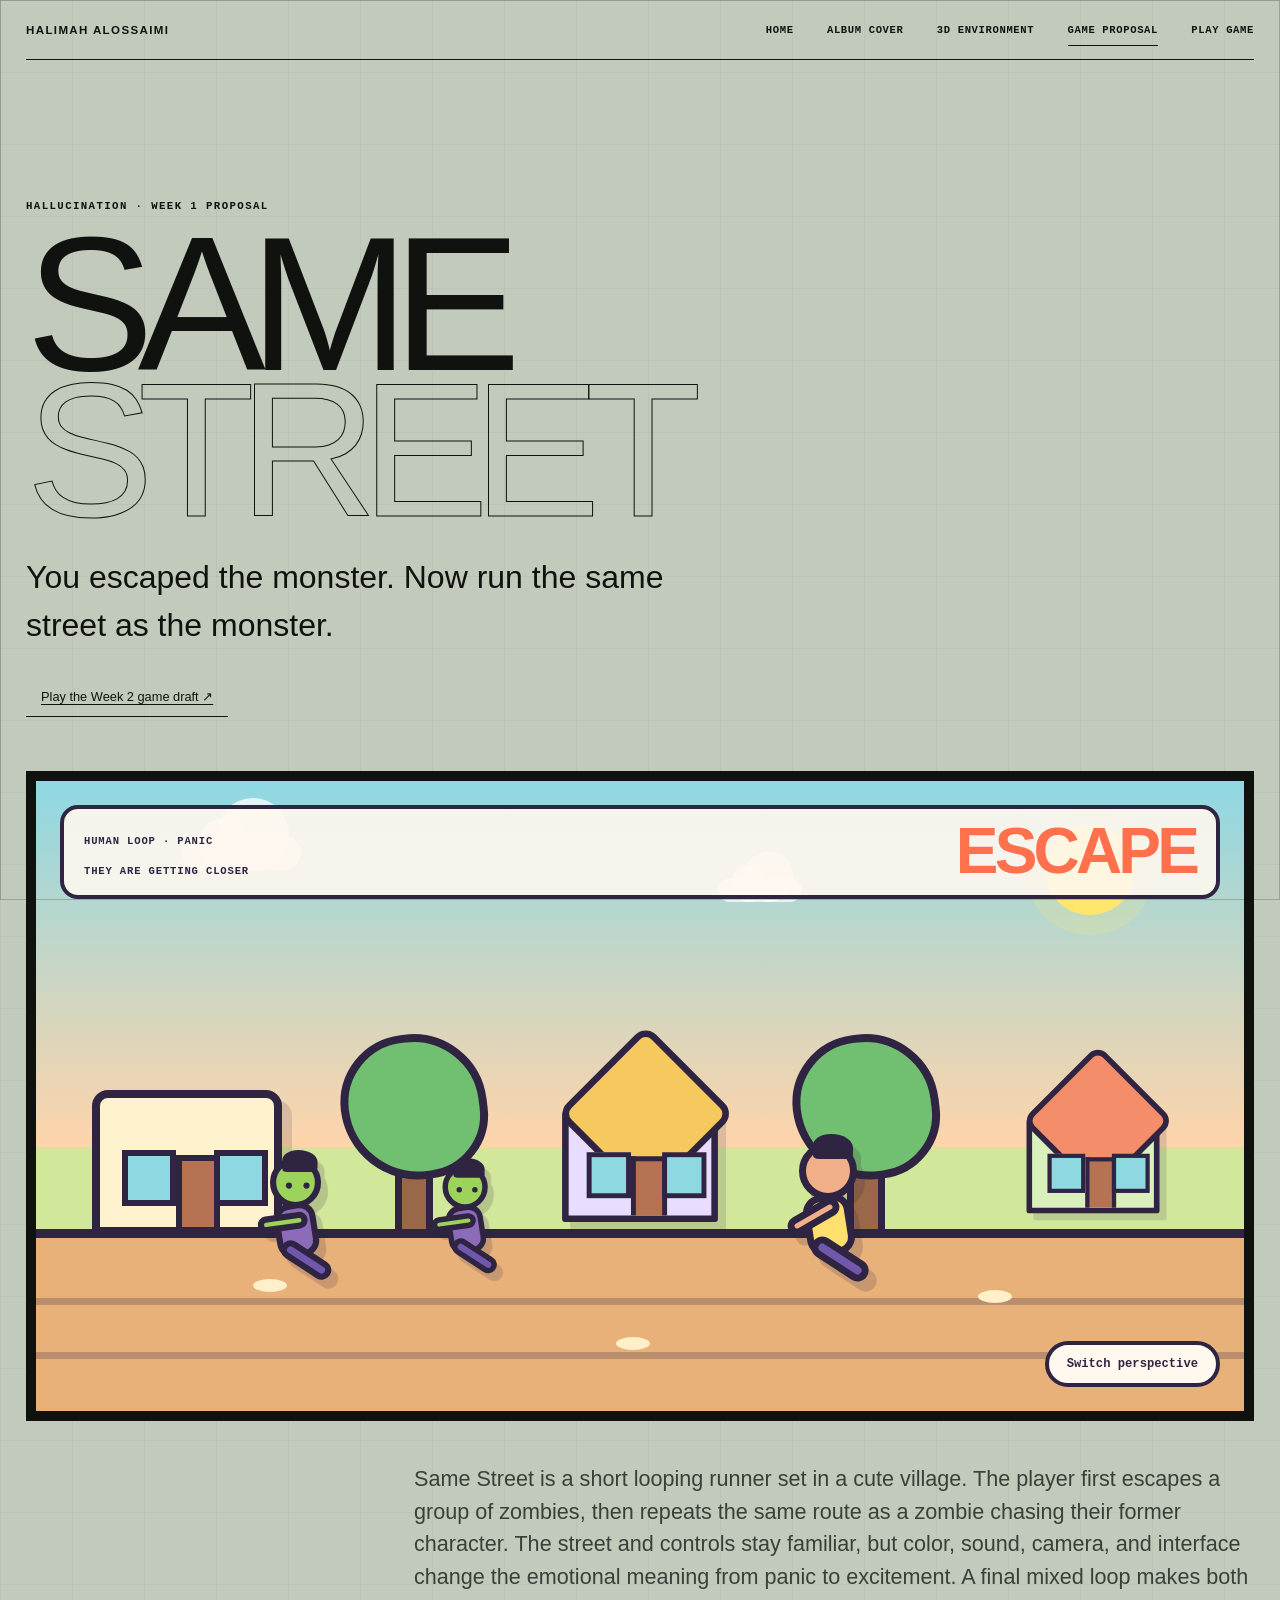
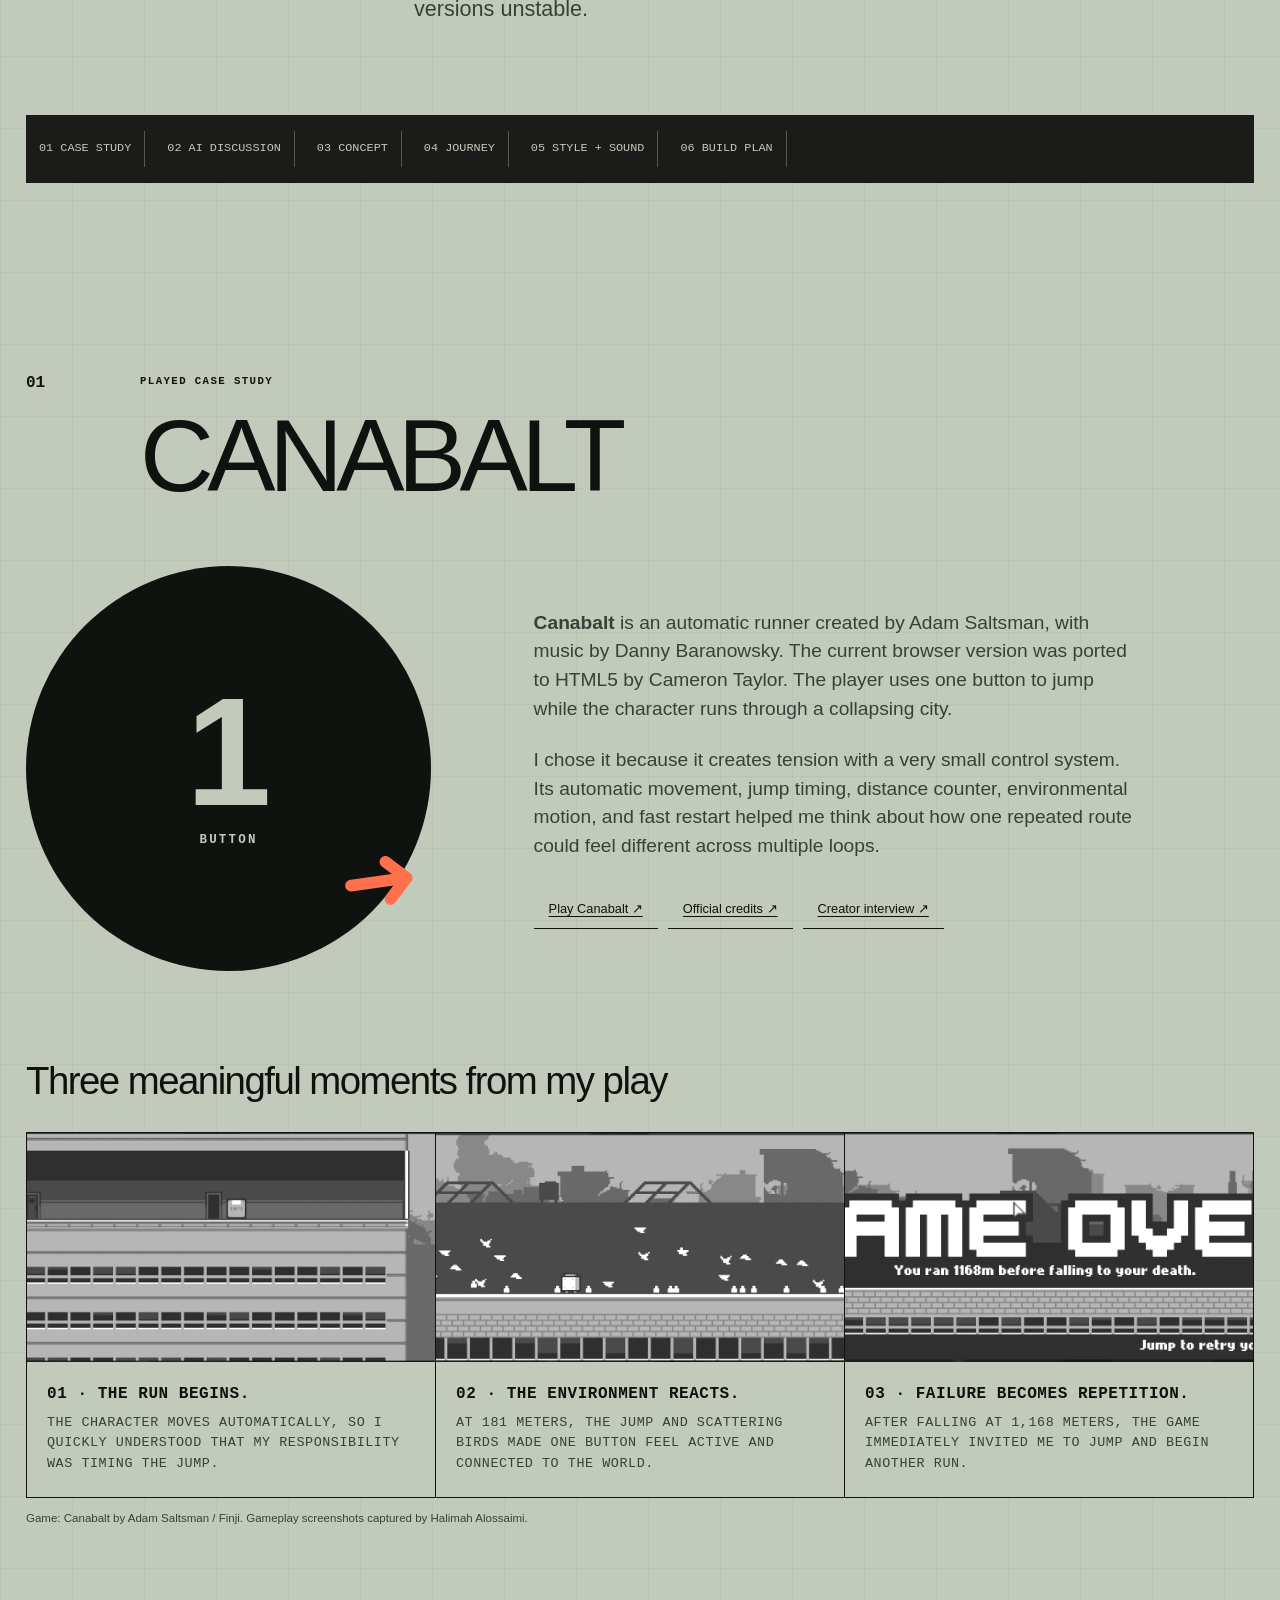
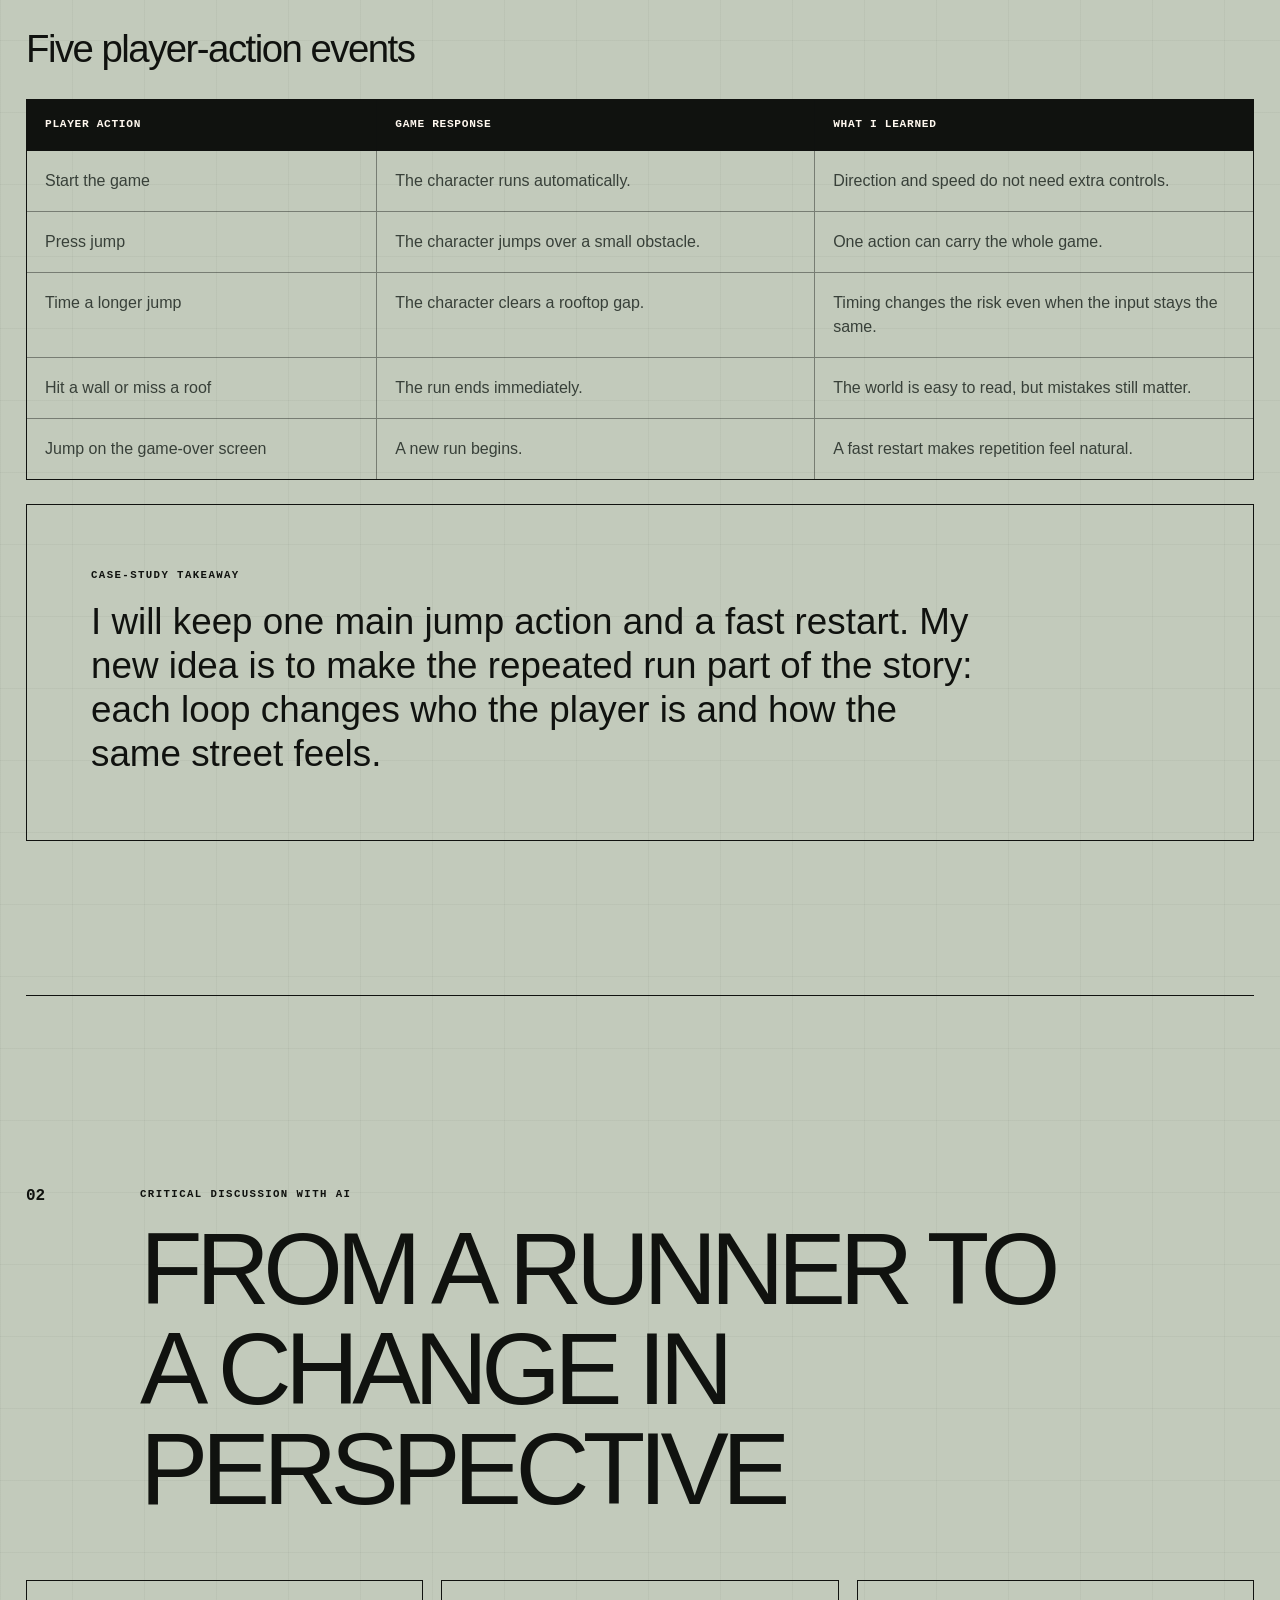
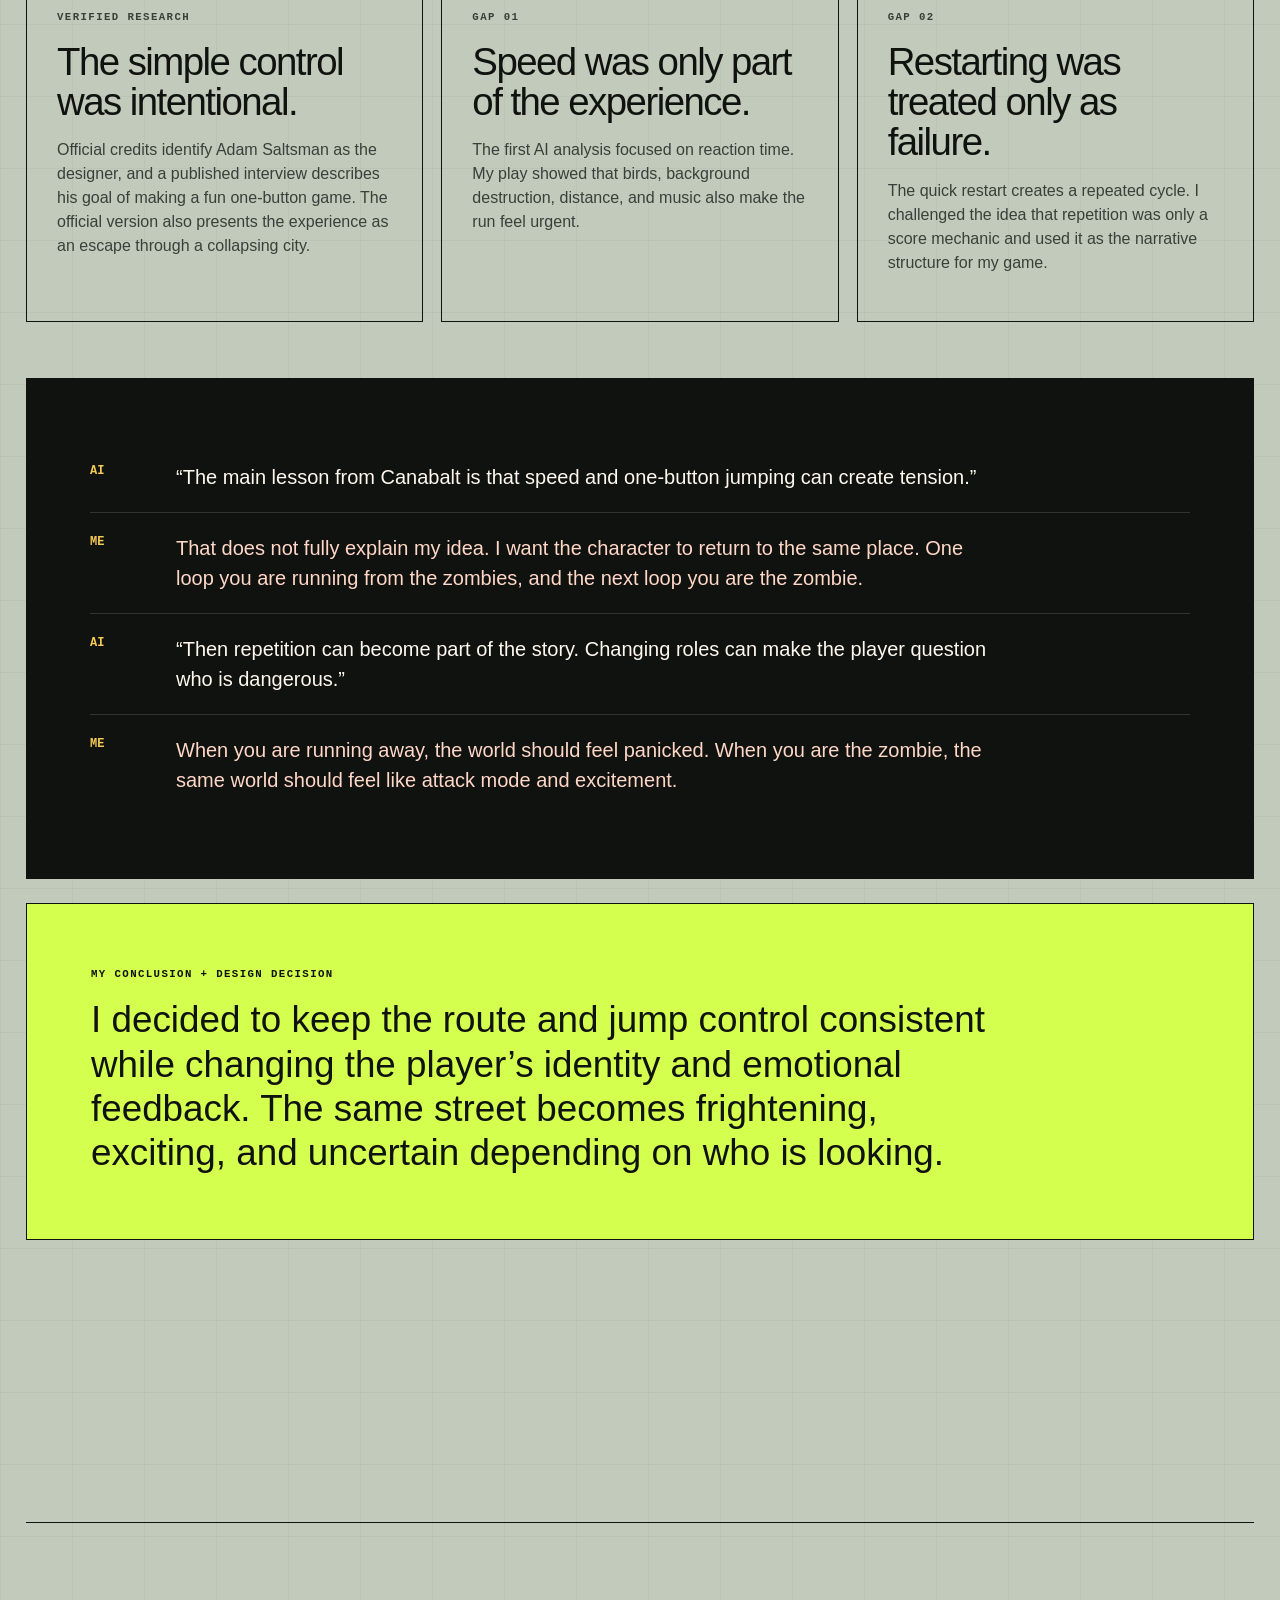
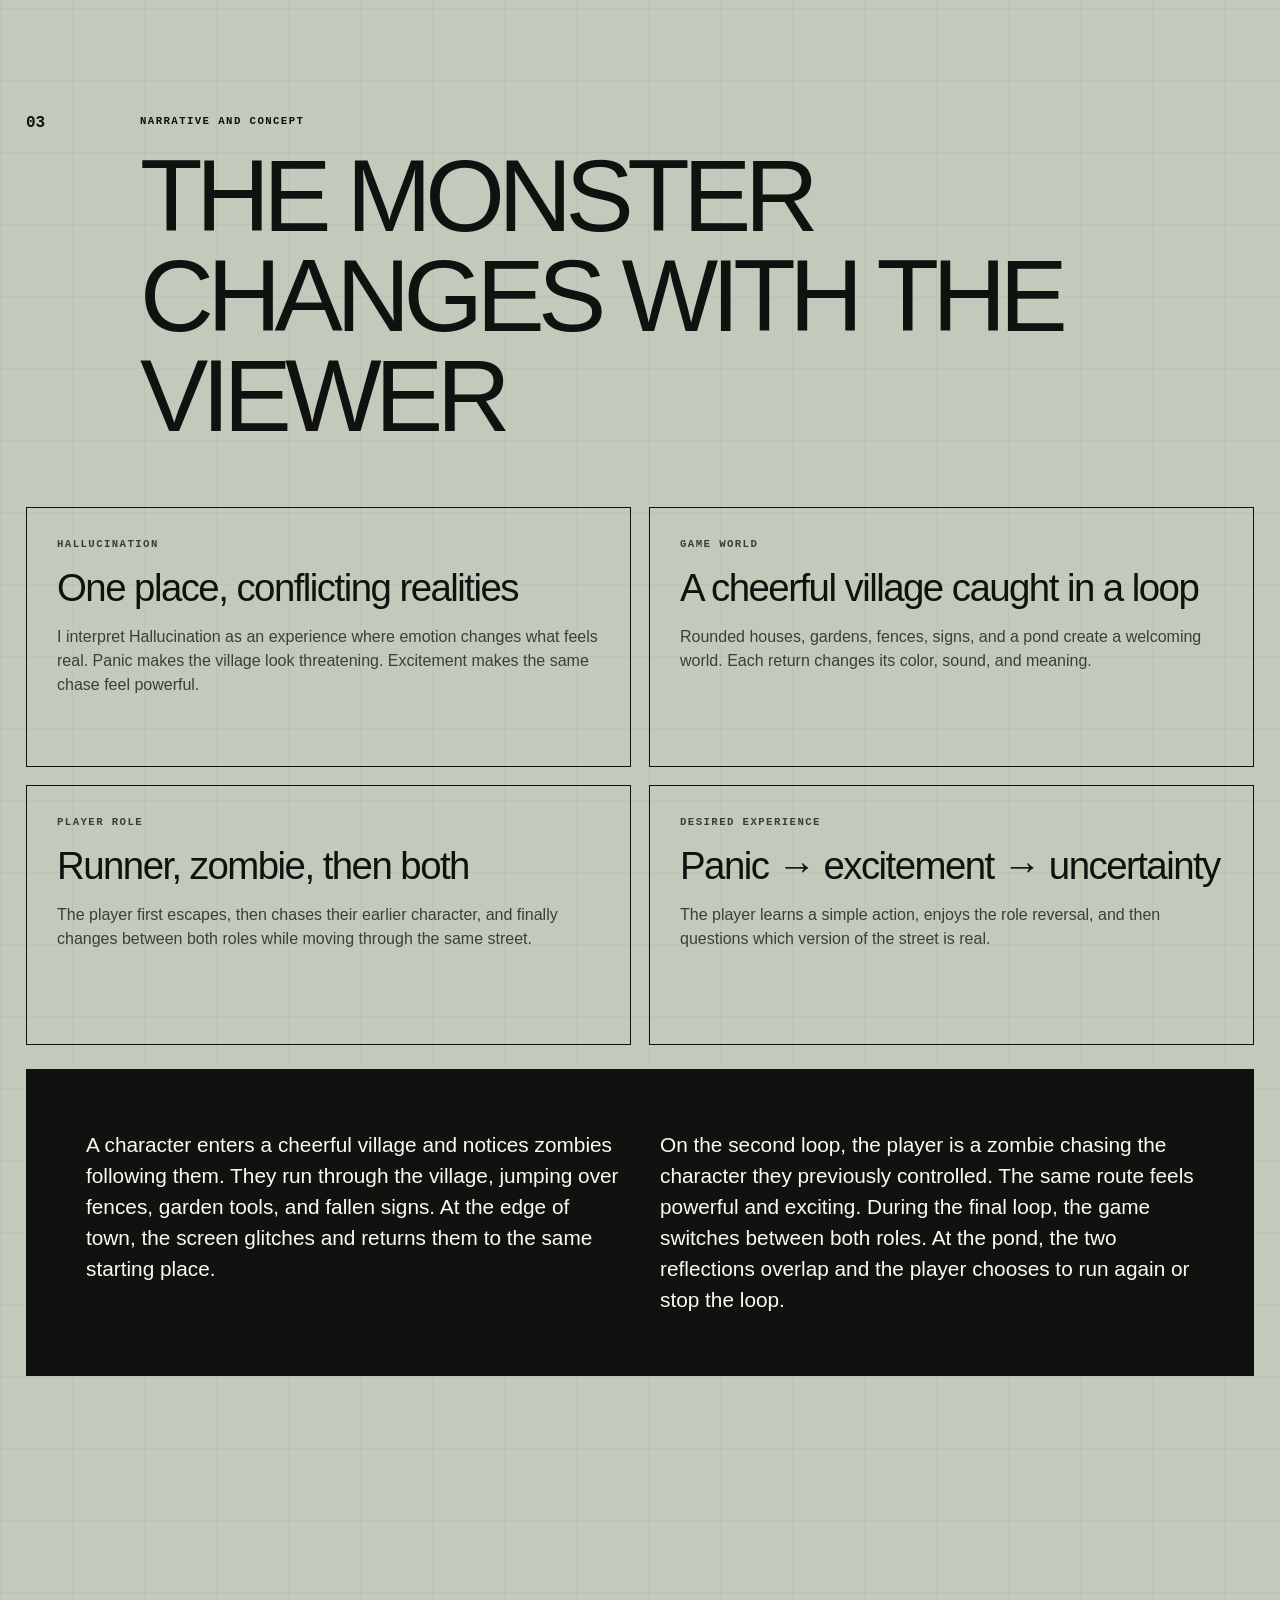
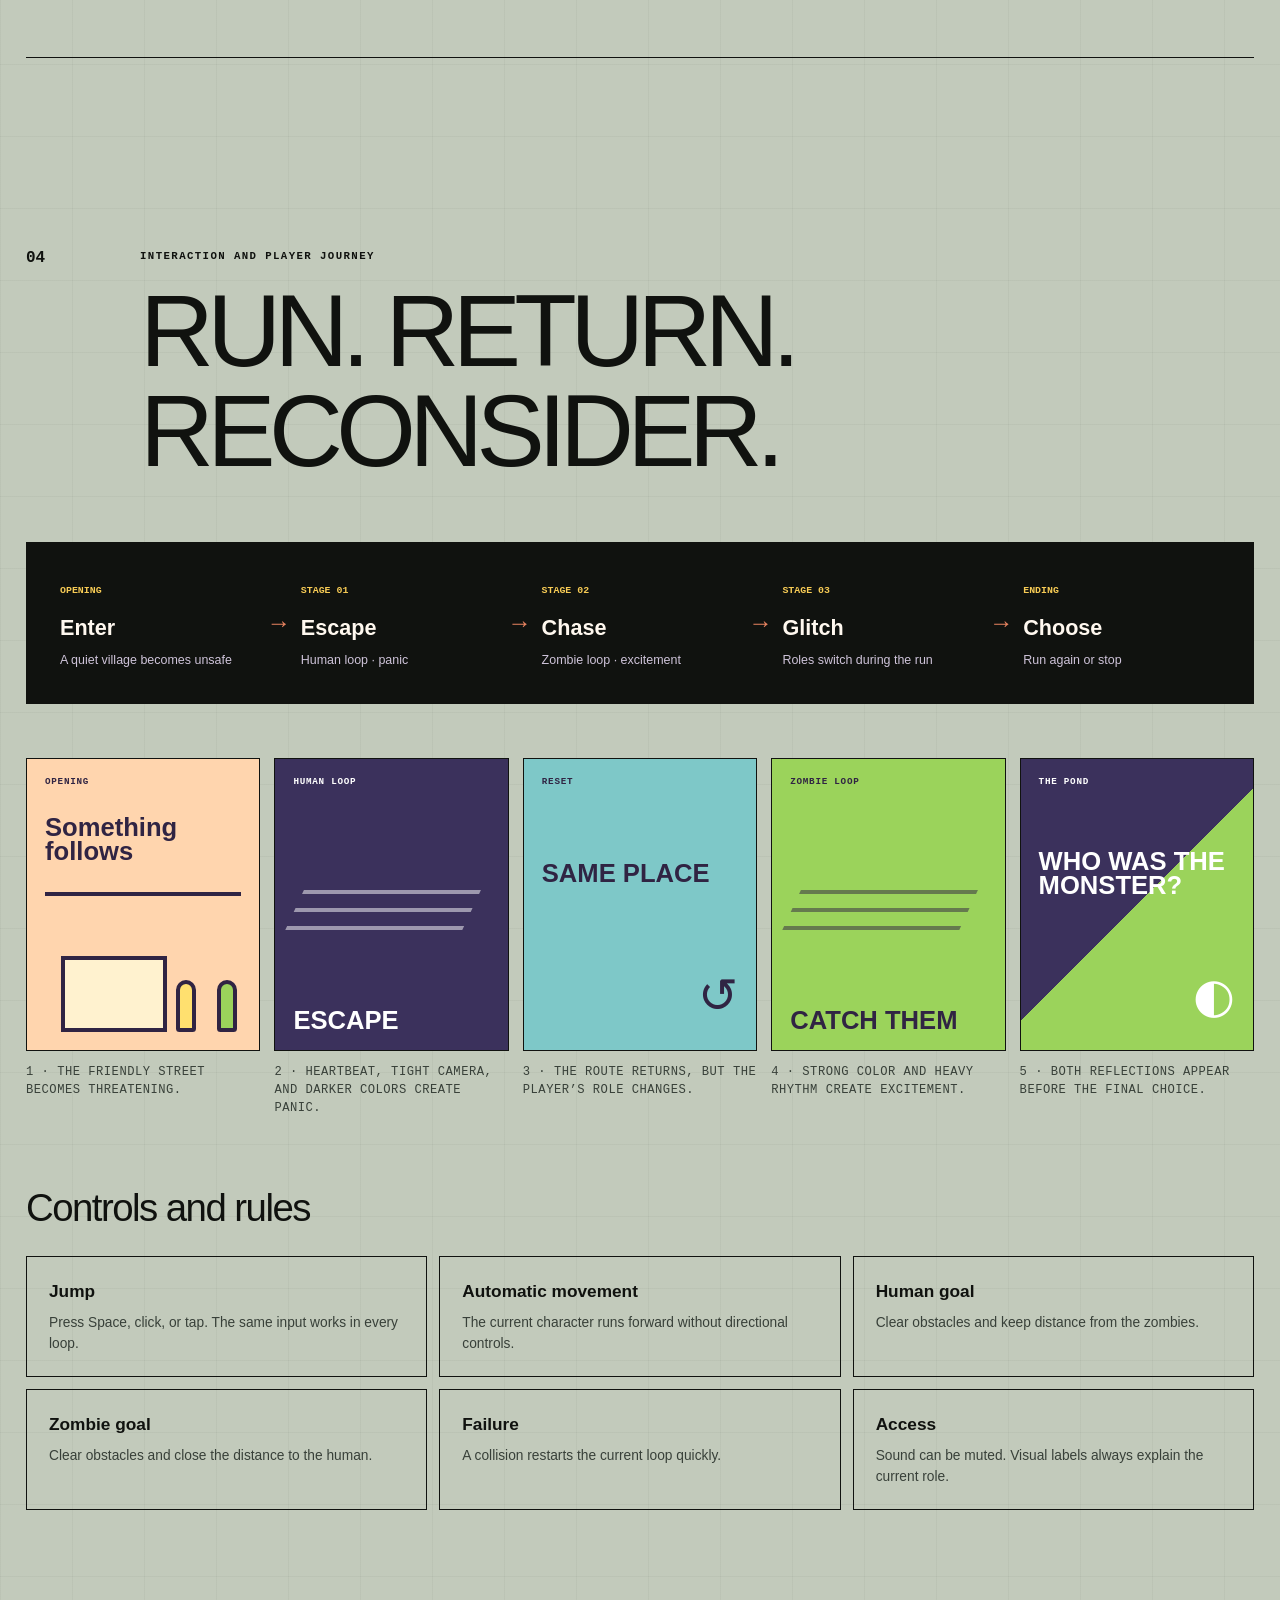
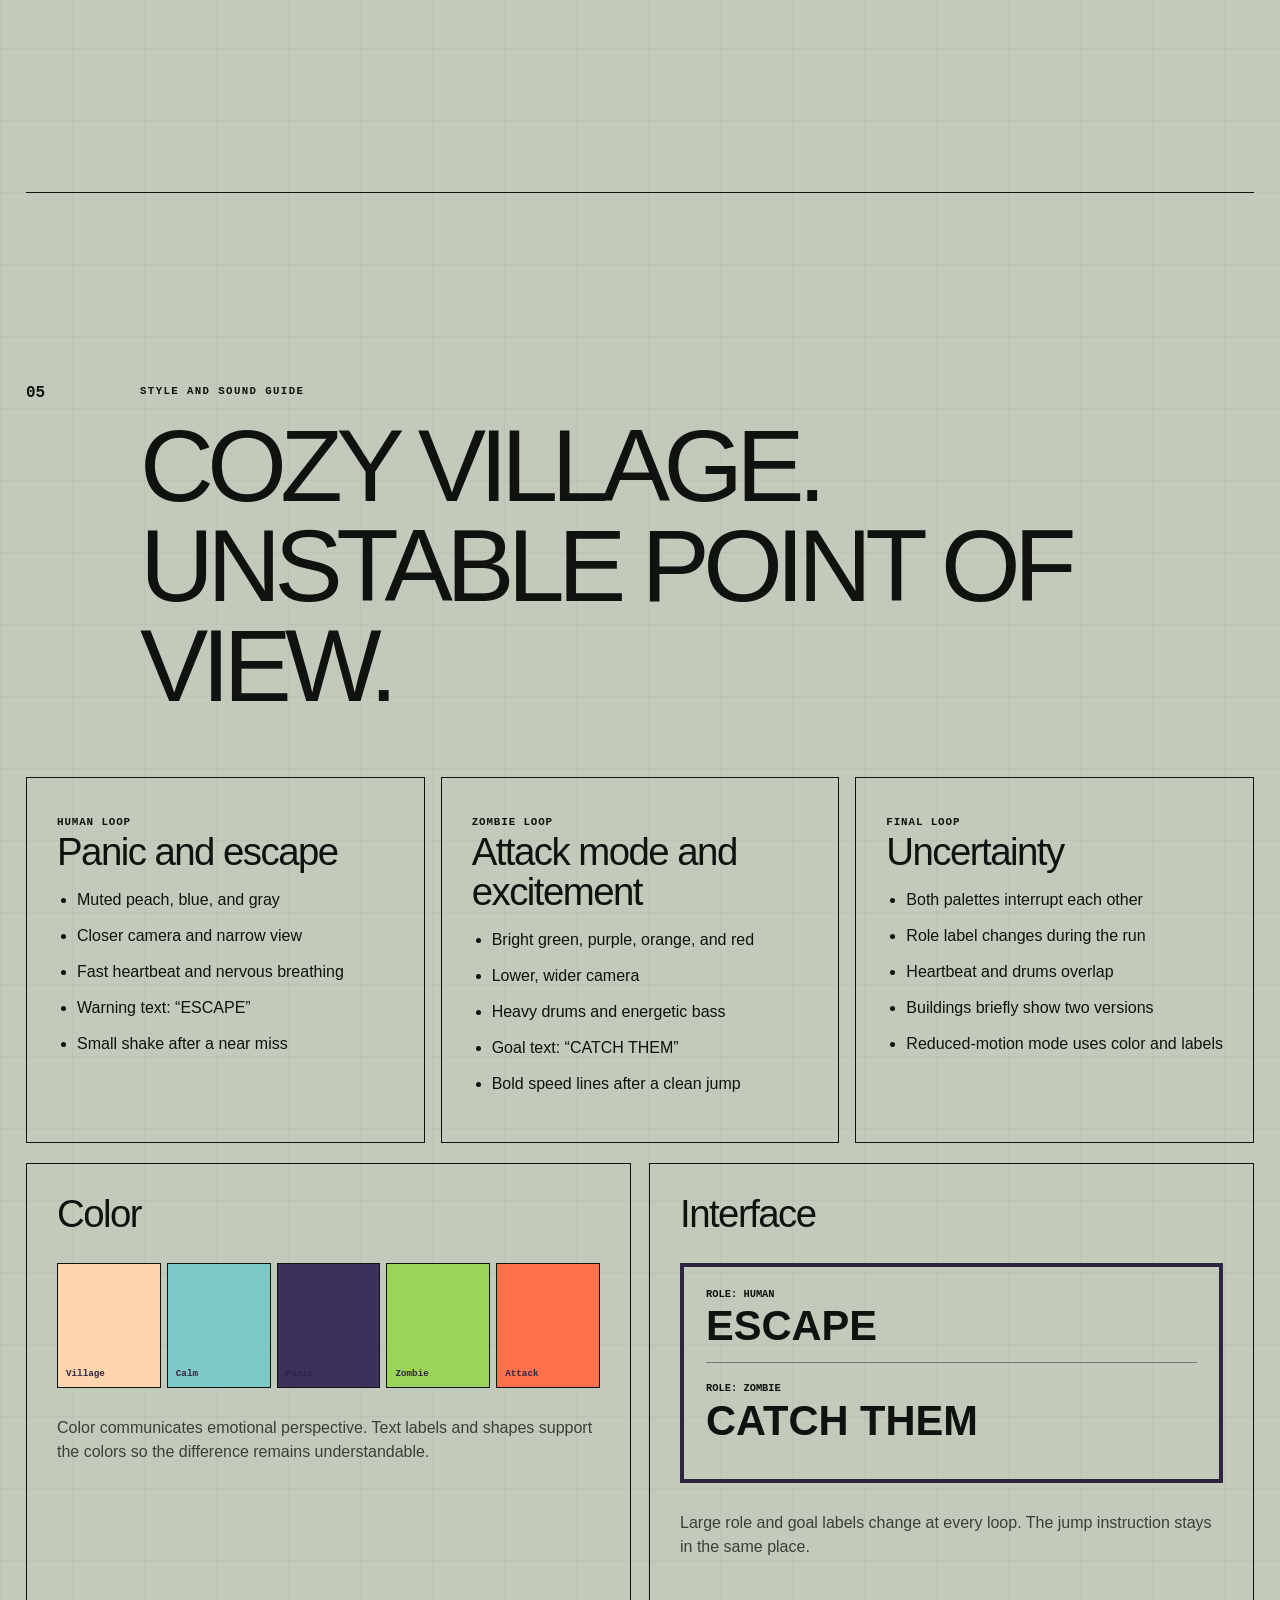
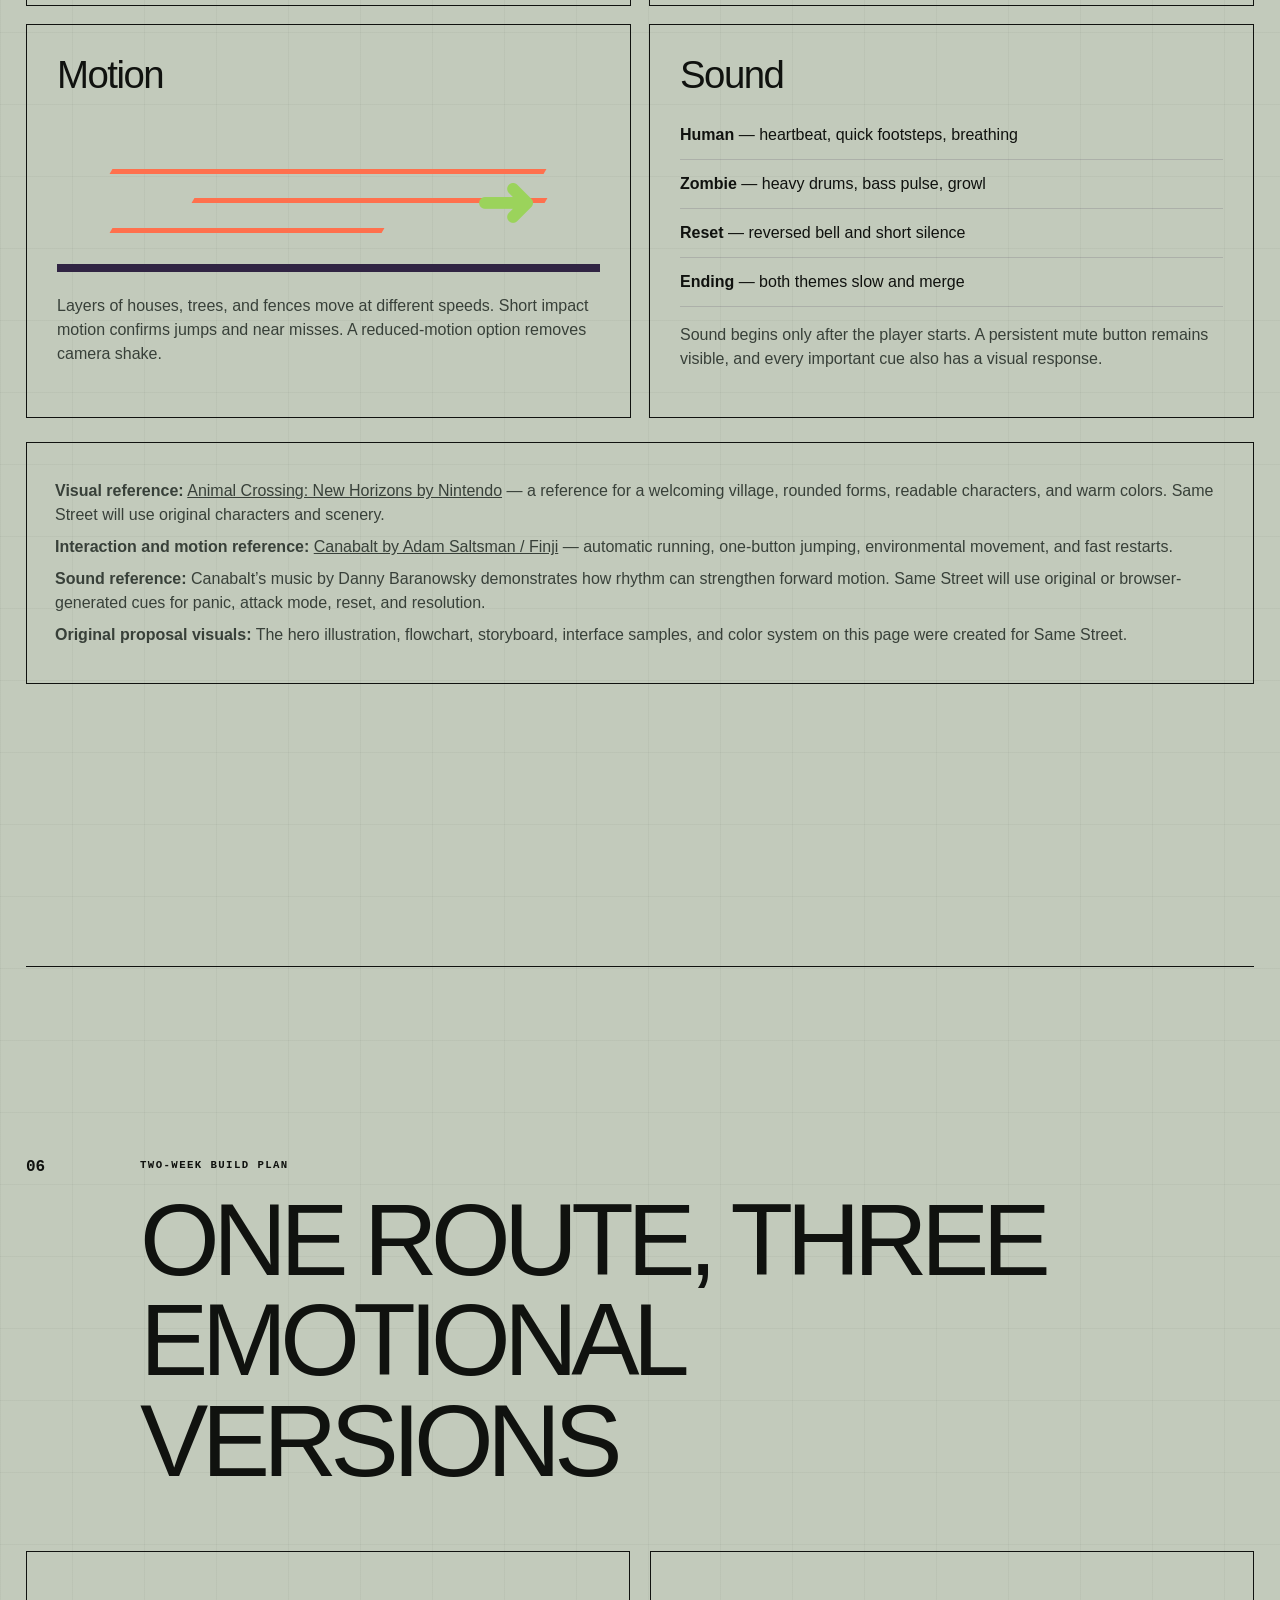
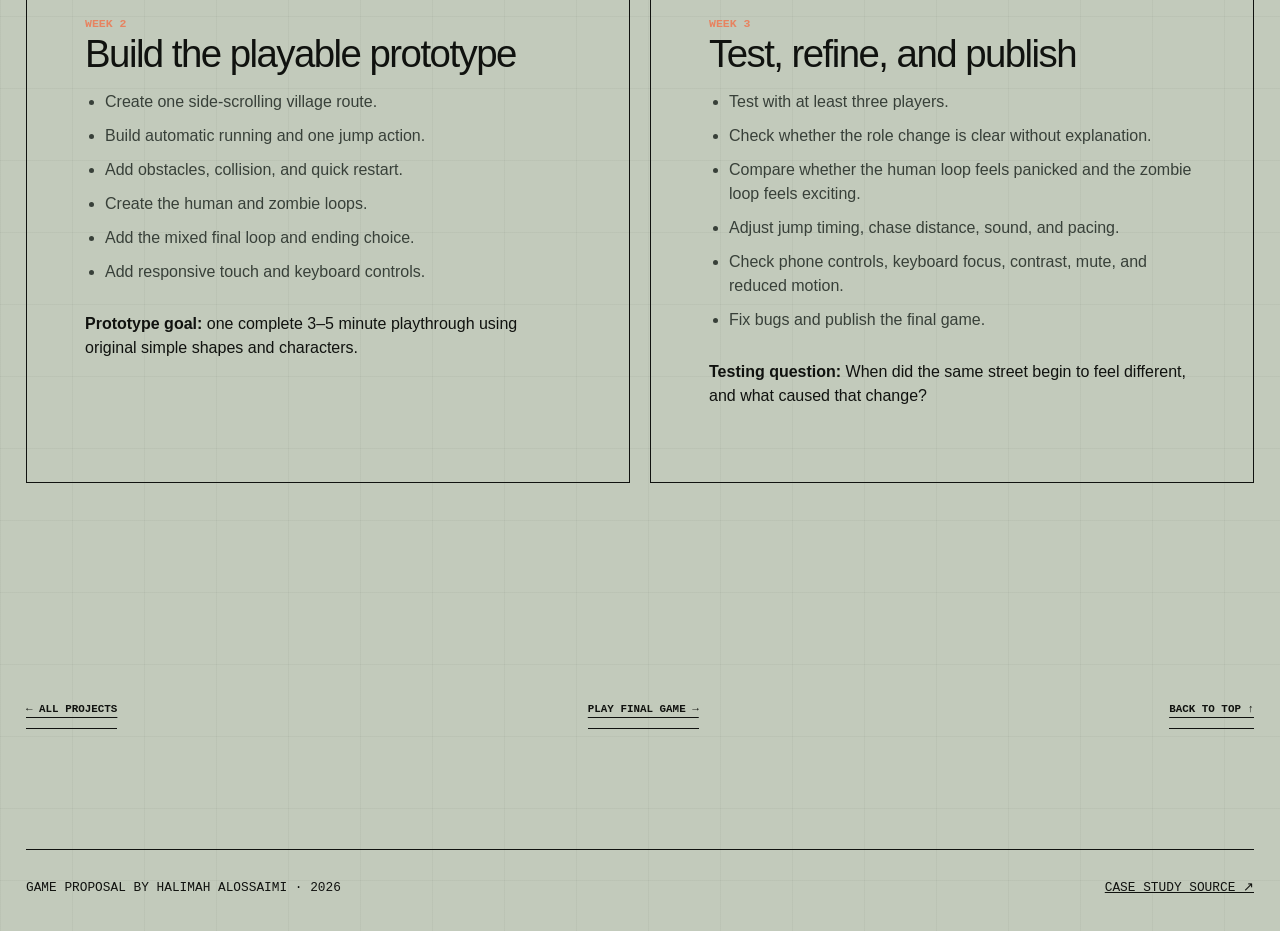
<file: same-street-proposal.html>
<!doctype html>
<html lang="en">
<head>
  <meta charset="utf-8">
  <meta name="viewport" content="width=device-width, initial-scale=1">
  <meta name="description" content="Same Street: a cozy-horror looping runner game proposal by Halimah Alossaimi.">
  <title>Same Street — Web Game Proposal</title>
  <link rel="stylesheet" href="styles.css">
</head>
<body id="top" class="proposal-page same-street-page">
  <header class="site-header">
    <a class="wordmark" href="index.html">Halimah Alossaimi</a>
    <nav aria-label="Primary navigation">
      <a href="index.html">Home</a>
      <a href="album-cover.html">Album Cover</a>
      <a href="dog-park.html">3D Environment</a>
      <a aria-current="page" href="same-street-proposal.html">Game Proposal</a>
      <a href="same-street-game.html">Play Game</a>
    </nav>
  </header>

  <main>
    <section class="proposal-hero shell street-hero">
      <div class="proposal-title-block">
        <p class="eyebrow">Hallucination · Week 1 proposal</p>
        <h1>SAME<br><span>STREET</span></h1>
        <p class="proposal-tagline">You escaped the monster. Now run the same street as the monster.</p>
        <div class="source-links"><a href="same-street-game.html">Play the Week 2 game draft ↗</a></div>
      </div>

      <div class="street-visual" data-mode="human" aria-label="Original concept illustration of a character running through a colorful village while zombies chase them">
        <div class="street-sky"><span class="cloud cloud-a"></span><span class="cloud cloud-b"></span></div>
        <div class="street-houses" aria-hidden="true">
          <span class="house house-a"><i></i></span><span class="tree tree-a"></span><span class="house house-b"><i></i></span><span class="tree tree-b"></span><span class="house house-c"><i></i></span>
        </div>
        <div class="street-ground" aria-hidden="true"><span></span><span></span><span></span></div>
        <div class="runner human-runner" aria-hidden="true"><i class="head"></i><i class="body"></i><i class="arm"></i><i class="leg"></i></div>
        <div class="runner zombie-runner zombie-one" aria-hidden="true"><i class="head"></i><i class="body"></i><i class="arm"></i><i class="leg"></i></div>
        <div class="runner zombie-runner zombie-two" aria-hidden="true"><i class="head"></i><i class="body"></i><i class="arm"></i><i class="leg"></i></div>
        <div class="chase-ui">
          <span class="mode-label">HUMAN LOOP · PANIC</span>
          <strong class="goal-label">ESCAPE</strong>
          <span class="distance-label">THEY ARE GETTING CLOSER</span>
        </div>
        <button class="perspective-toggle" type="button" aria-pressed="false">Switch perspective</button>
      </div>

      <p class="hero-experience">Same Street is a short looping runner set in a cute village. The player first escapes a group of zombies, then repeats the same route as a zombie chasing their former character. The street and controls stay familiar, but color, sound, camera, and interface change the emotional meaning from panic to excitement. A final mixed loop makes both versions unstable.</p>
    </section>

    <nav class="proposal-index shell" aria-label="Proposal sections">
      <a href="#case-study">01 Case study</a><a href="#discussion">02 AI discussion</a><a href="#concept">03 Concept</a><a href="#journey">04 Journey</a><a href="#style">05 Style + sound</a><a href="#plan">06 Build plan</a>
    </nav>

    <section id="case-study" class="proposal-section shell">
      <div class="proposal-section-head"><p class="section-number">01</p><div><p class="eyebrow">Played case study</p><h2>Canabalt</h2></div></div>
      <div class="case-study-lead street-case-lead">
        <div class="case-study-mark street-case-mark" aria-hidden="true"><span>1</span><small>BUTTON</small><div class="run-mark">➜</div></div>
        <div class="body-copy">
          <p><strong>Canabalt</strong> is an automatic runner created by Adam Saltsman, with music by Danny Baranowsky. The current browser version was ported to HTML5 by Cameron Taylor. The player uses one button to jump while the character runs through a collapsing city.</p>
          <p>I chose it because it creates tension with a very small control system. Its automatic movement, jump timing, distance counter, environmental motion, and fast restart helped me think about how one repeated route could feel different across multiple loops.</p>
          <div class="source-links"><a href="https://canabalt.com/" target="_blank" rel="noreferrer">Play Canabalt ↗</a><a href="https://finji.co/games/canabalt/" target="_blank" rel="noreferrer">Official credits ↗</a><a href="https://www.gamedeveloper.com/design/the-tip-of-the-iceberg-storytelling-and-reactive-design-in-i-canabalt-i-and-i-capsule-i-" target="_blank" rel="noreferrer">Creator interview ↗</a></div>
        </div>
      </div>

      <div class="proposal-subsection">
        <h3>Three meaningful moments from my play</h3>
        <div class="play-moment-grid">
          <figure><img src="[data-uri]" alt="Canabalt gameplay early in the run at 53 meters."><figcaption><b>01 · The run begins.</b> The character moves automatically, so I quickly understood that my responsibility was timing the jump.</figcaption></figure>
          <figure><img src="[data-uri]" alt="Canabalt character jumping while a flock of birds scatters at 181 meters."><figcaption><b>02 · The environment reacts.</b> At 181 meters, the jump and scattering birds made one button feel active and connected to the world.</figcaption></figure>
          <figure><img src="[data-uri]" alt="Canabalt game-over screen after falling at 1168 meters."><figcaption><b>03 · Failure becomes repetition.</b> After falling at 1,168 meters, the game immediately invited me to jump and begin another run.</figcaption></figure>
        </div>
        <p class="image-credit">Game: Canabalt by Adam Saltsman / Finji. Gameplay screenshots captured by Halimah Alossaimi.</p>
      </div>

      <div class="proposal-subsection">
        <h3>Five player-action events</h3>
        <div class="event-table" role="table" aria-label="Canabalt player action analysis">
          <div class="event-head" role="row"><span>Player action</span><span>Game response</span><span>What I learned</span></div>
          <div role="row"><span>Start the game</span><span>The character runs automatically.</span><span>Direction and speed do not need extra controls.</span></div>
          <div role="row"><span>Press jump</span><span>The character jumps over a small obstacle.</span><span>One action can carry the whole game.</span></div>
          <div role="row"><span>Time a longer jump</span><span>The character clears a rooftop gap.</span><span>Timing changes the risk even when the input stays the same.</span></div>
          <div role="row"><span>Hit a wall or miss a roof</span><span>The run ends immediately.</span><span>The world is easy to read, but mistakes still matter.</span></div>
          <div role="row"><span>Jump on the game-over screen</span><span>A new run begins.</span><span>A fast restart makes repetition feel natural.</span></div>
        </div>
        <div class="decision-callout street-takeaway"><p class="eyebrow">Case-study takeaway</p><p>I will keep one main jump action and a fast restart. My new idea is to make the repeated run part of the story: each loop changes who the player is and how the same street feels.</p></div>
      </div>
    </section>

    <section id="discussion" class="proposal-section shell discussion-section">
      <div class="proposal-section-head"><p class="section-number">02</p><div><p class="eyebrow">Critical discussion with AI</p><h2>From a runner to a change in perspective</h2></div></div>
      <div class="evidence-grid">
        <article class="evidence-card"><p class="eyebrow">Verified research</p><h3>The simple control was intentional.</h3><p>Official credits identify Adam Saltsman as the designer, and a published interview describes his goal of making a fun one-button game. The official version also presents the experience as an escape through a collapsing city.</p></article>
        <article class="evidence-card"><p class="eyebrow">Gap 01</p><h3>Speed was only part of the experience.</h3><p>The first AI analysis focused on reaction time. My play showed that birds, background destruction, distance, and music also make the run feel urgent.</p></article>
        <article class="evidence-card"><p class="eyebrow">Gap 02</p><h3>Restarting was treated only as failure.</h3><p>The quick restart creates a repeated cycle. I challenged the idea that repetition was only a score mechanic and used it as the narrative structure for my game.</p></article>
      </div>
      <div class="exchange">
        <div class="exchange-line ai-line"><span>AI</span><p>“The main lesson from Canabalt is that speed and one-button jumping can create tension.”</p></div>
        <div class="exchange-line me-line"><span>ME</span><p>That does not fully explain my idea. I want the character to return to the same place. One loop you are running from the zombies, and the next loop you are the zombie.</p></div>
        <div class="exchange-line ai-line"><span>AI</span><p>“Then repetition can become part of the story. Changing roles can make the player question who is dangerous.”</p></div>
        <div class="exchange-line me-line"><span>ME</span><p>When you are running away, the world should feel panicked. When you are the zombie, the same world should feel like attack mode and excitement.</p></div>
      </div>
      <div class="decision-callout"><p class="eyebrow">My conclusion + design decision</p><p>I decided to keep the route and jump control consistent while changing the player’s identity and emotional feedback. The same street becomes frightening, exciting, and uncertain depending on who is looking.</p></div>
    </section>

    <section id="concept" class="proposal-section shell">
      <div class="proposal-section-head"><p class="section-number">03</p><div><p class="eyebrow">Narrative and concept</p><h2>The monster changes with the viewer</h2></div></div>
      <div class="concept-grid">
        <article><p class="eyebrow">Hallucination</p><h3>One place, conflicting realities</h3><p>I interpret Hallucination as an experience where emotion changes what feels real. Panic makes the village look threatening. Excitement makes the same chase feel powerful.</p></article>
        <article><p class="eyebrow">Game world</p><h3>A cheerful village caught in a loop</h3><p>Rounded houses, gardens, fences, signs, and a pond create a welcoming world. Each return changes its color, sound, and meaning.</p></article>
        <article><p class="eyebrow">Player role</p><h3>Runner, zombie, then both</h3><p>The player first escapes, then chases their earlier character, and finally changes between both roles while moving through the same street.</p></article>
        <article><p class="eyebrow">Desired experience</p><h3>Panic → excitement → uncertainty</h3><p>The player learns a simple action, enjoys the role reversal, and then questions which version of the street is real.</p></article>
      </div>
      <div class="narrative-block">
        <p>A character enters a cheerful village and notices zombies following them. They run through the village, jumping over fences, garden tools, and fallen signs. At the edge of town, the screen glitches and returns them to the same starting place.</p>
        <p>On the second loop, the player is a zombie chasing the character they previously controlled. The same route feels powerful and exciting. During the final loop, the game switches between both roles. At the pond, the two reflections overlap and the player chooses to run again or stop the loop.</p>
      </div>
    </section>

    <section id="journey" class="proposal-section shell">
      <div class="proposal-section-head"><p class="section-number">04</p><div><p class="eyebrow">Interaction and player journey</p><h2>Run. Return. Reconsider.</h2></div></div>
      <div class="flowchart street-flow" role="img" aria-label="Same Street flow from opening through three loops to the ending">
        <div><small>OPENING</small><strong>Enter</strong><p>A quiet village becomes unsafe</p></div><i>→</i><div><small>STAGE 01</small><strong>Escape</strong><p>Human loop · panic</p></div><i>→</i><div><small>STAGE 02</small><strong>Chase</strong><p>Zombie loop · excitement</p></div><i>→</i><div><small>STAGE 03</small><strong>Glitch</strong><p>Roles switch during the run</p></div><i>→</i><div><small>ENDING</small><strong>Choose</strong><p>Run again or stop</p></div>
      </div>

      <div class="storyboard street-storyboard" aria-label="Five-panel Same Street storyboard">
        <figure><div class="street-board board-entry"><span>OPENING</span><b>Something follows</b><div class="mini-scene"><i class="mini-house"></i><i class="mini-human"></i><i class="mini-zombie"></i></div></div><figcaption>1 · The friendly street becomes threatening.</figcaption></figure>
        <figure><div class="street-board board-panic"><span>HUMAN LOOP</span><b>ESCAPE</b><div class="speed-lines"></div></div><figcaption>2 · Heartbeat, tight camera, and darker colors create panic.</figcaption></figure>
        <figure><div class="street-board board-reset"><span>RESET</span><b>SAME PLACE</b><em>↺</em></div><figcaption>3 · The route returns, but the player’s role changes.</figcaption></figure>
        <figure><div class="street-board board-attack"><span>ZOMBIE LOOP</span><b>CATCH THEM</b><div class="speed-lines"></div></div><figcaption>4 · Strong color and heavy rhythm create excitement.</figcaption></figure>
        <figure><div class="street-board board-ending"><span>THE POND</span><b>WHO WAS THE MONSTER?</b><em>◐</em></div><figcaption>5 · Both reflections appear before the final choice.</figcaption></figure>
      </div>

      <div class="proposal-subsection compact-subsection">
        <h3>Controls and rules</h3>
        <div class="rules-grid">
          <article><b>Jump</b><p>Press Space, click, or tap. The same input works in every loop.</p></article>
          <article><b>Automatic movement</b><p>The current character runs forward without directional controls.</p></article>
          <article><b>Human goal</b><p>Clear obstacles and keep distance from the zombies.</p></article>
          <article><b>Zombie goal</b><p>Clear obstacles and close the distance to the human.</p></article>
          <article><b>Failure</b><p>A collision restarts the current loop quickly.</p></article>
          <article><b>Access</b><p>Sound can be muted. Visual labels always explain the current role.</p></article>
        </div>
      </div>
    </section>

    <section id="style" class="proposal-section shell">
      <div class="proposal-section-head"><p class="section-number">05</p><div><p class="eyebrow">Style and sound guide</p><h2>Cozy village. Unstable point of view.</h2></div></div>
      <div class="perspective-guide">
        <article class="human-guide"><span>HUMAN LOOP</span><h3>Panic and escape</h3><ul><li>Muted peach, blue, and gray</li><li>Closer camera and narrow view</li><li>Fast heartbeat and nervous breathing</li><li>Warning text: “ESCAPE”</li><li>Small shake after a near miss</li></ul></article>
        <article class="zombie-guide"><span>ZOMBIE LOOP</span><h3>Attack mode and excitement</h3><ul><li>Bright green, purple, orange, and red</li><li>Lower, wider camera</li><li>Heavy drums and energetic bass</li><li>Goal text: “CATCH THEM”</li><li>Bold speed lines after a clean jump</li></ul></article>
        <article class="glitch-guide"><span>FINAL LOOP</span><h3>Uncertainty</h3><ul><li>Both palettes interrupt each other</li><li>Role label changes during the run</li><li>Heartbeat and drums overlap</li><li>Buildings briefly show two versions</li><li>Reduced-motion mode uses color and labels</li></ul></article>
      </div>

      <div class="style-grid street-style-grid">
        <article class="palette-card"><h3>Color</h3><div class="swatches street-swatches"><span style="--swatch:#ffd5ae">Village</span><span style="--swatch:#7ec8c8">Calm</span><span style="--swatch:#3b315c">Panic</span><span style="--swatch:#9bd35b">Zombie</span><span style="--swatch:#ff704d">Attack</span></div><p>Color communicates emotional perspective. Text labels and shapes support the colors so the difference remains understandable.</p></article>
        <article><h3>Interface</h3><div class="role-interface"><span>ROLE: HUMAN</span><strong>ESCAPE</strong><i></i><span>ROLE: ZOMBIE</span><strong>CATCH THEM</strong></div><p>Large role and goal labels change at every loop. The jump instruction stays in the same place.</p></article>
        <article><h3>Motion</h3><div class="motion-road"><i></i><i></i><i></i><b>➜</b></div><p>Layers of houses, trees, and fences move at different speeds. Short impact motion confirms jumps and near misses. A reduced-motion option removes camera shake.</p></article>
        <article><h3>Sound</h3><ul class="sound-list"><li><b>Human</b> — heartbeat, quick footsteps, breathing</li><li><b>Zombie</b> — heavy drums, bass pulse, growl</li><li><b>Reset</b> — reversed bell and short silence</li><li><b>Ending</b> — both themes slow and merge</li></ul><p>Sound begins only after the player starts. A persistent mute button remains visible, and every important cue also has a visual response.</p></article>
      </div>

      <div class="reference-strip">
        <p><strong>Visual reference:</strong> <a href="https://www.animal-crossing.com/new-horizons/" target="_blank" rel="noreferrer">Animal Crossing: New Horizons by Nintendo</a> — a reference for a welcoming village, rounded forms, readable characters, and warm colors. Same Street will use original characters and scenery.</p>
        <p><strong>Interaction and motion reference:</strong> <a href="https://canabalt.com/" target="_blank" rel="noreferrer">Canabalt by Adam Saltsman / Finji</a> — automatic running, one-button jumping, environmental movement, and fast restarts.</p>
        <p><strong>Sound reference:</strong> Canabalt’s music by Danny Baranowsky demonstrates how rhythm can strengthen forward motion. Same Street will use original or browser-generated cues for panic, attack mode, reset, and resolution.</p>
        <p><strong>Original proposal visuals:</strong> The hero illustration, flowchart, storyboard, interface samples, and color system on this page were created for Same Street.</p>
      </div>
    </section>

    <section id="plan" class="proposal-section shell plan-section">
      <div class="proposal-section-head"><p class="section-number">06</p><div><p class="eyebrow">Two-week build plan</p><h2>One route, three emotional versions</h2></div></div>
      <div class="week-grid">
        <article><span>WEEK 2</span><h3>Build the playable prototype</h3><ul><li>Create one side-scrolling village route.</li><li>Build automatic running and one jump action.</li><li>Add obstacles, collision, and quick restart.</li><li>Create the human and zombie loops.</li><li>Add the mixed final loop and ending choice.</li><li>Add responsive touch and keyboard controls.</li></ul><p><strong>Prototype goal:</strong> one complete 3–5 minute playthrough using original simple shapes and characters.</p></article>
        <article><span>WEEK 3</span><h3>Test, refine, and publish</h3><ul><li>Test with at least three players.</li><li>Check whether the role change is clear without explanation.</li><li>Compare whether the human loop feels panicked and the zombie loop feels exciting.</li><li>Adjust jump timing, chase distance, sound, and pacing.</li><li>Check phone controls, keyboard focus, contrast, mute, and reduced motion.</li><li>Fix bugs and publish the final game.</li></ul><p><strong>Testing question:</strong> When did the same street begin to feel different, and what caused that change?</p></article>
      </div>
    </section>

    <nav class="project-next shell" aria-label="Project navigation"><a href="index.html#work">← All projects</a><a href="same-street-game.html">Play final game →</a><a href="#top">Back to top ↑</a></nav>
  </main>

  <footer class="site-footer shell"><p>Game proposal by Halimah Alossaimi · 2026</p><a href="https://canabalt.com/" target="_blank" rel="noreferrer">Case study source ↗</a></footer>
  <script src="same-street.js"></script>
  <script src="site-motion.js"></script>
</body>
</html>
</file>
<file: styles.css>
:root {
  --ink: #302047;
  --muted: #61526e;
  --paper: #fff8ef;
  --panel: #eee4ff;
  --line: #d7c3e8;
  --blue: #7552ba;
  --orange: #e78360;
  --yellow: #f7cb55;
  --green: #83ba9e;
  --max: 1320px;
}

* { box-sizing: border-box; }
html { scroll-behavior: smooth; }
body {
  margin: 0;
  color: var(--ink);
  background: var(--paper);
  font-family: "Avenir Next", Avenir, "Helvetica Neue", Arial, sans-serif;
  line-height: 1.5;
}
img { display: block; width: 100%; height: auto; }
a { color: inherit; }
figure { margin: 0; }

.shell { width: min(calc(100% - 64px), var(--max)); margin-inline: auto; }
.site-header {
  position: relative;
  z-index: 20;
  width: min(calc(100% - 64px), var(--max));
  margin: 0 auto;
  padding: 28px 0;
  display: flex;
  justify-content: space-between;
  align-items: center;
  border-bottom: 1px solid var(--line);
}
.wordmark { font-size: 0.96rem; font-weight: 700; text-decoration: none; letter-spacing: -0.01em; }
.site-header nav { display: flex; gap: 28px; }
.site-header nav a { font-size: 0.83rem; text-decoration: none; color: var(--muted); }
.site-header nav a:hover, .site-header nav a[aria-current="page"] { color: var(--ink); }

.hero { padding: clamp(80px, 13vw, 180px) 0 clamp(72px, 10vw, 140px); }
.eyebrow { margin: 0 0 18px; color: var(--muted); font-size: 0.72rem; font-weight: 700; letter-spacing: 0.13em; text-transform: uppercase; }
h1, h2, h3 { margin: 0; letter-spacing: -0.045em; line-height: 0.98; }
.hero h1 { max-width: 1000px; font-size: clamp(3.2rem, 8vw, 7.6rem); font-weight: 500; }
.hero-copy { max-width: 620px; margin: 32px 0 0; color: var(--muted); font-size: clamp(1.05rem, 2vw, 1.35rem); }

.flower-section { padding-bottom: clamp(100px, 12vw, 170px); }
.section-heading { display: flex; justify-content: space-between; align-items: end; gap: 32px; margin-bottom: 36px; }
.section-heading h2, .two-column-text h2 { max-width: 730px; font-size: clamp(2.1rem, 5vw, 4.5rem); font-weight: 500; }
.compact-heading h2 { font-size: clamp(2rem, 4vw, 3.4rem); }
.instruction, .section-note { max-width: 430px; margin: 0; color: var(--muted); font-size: 0.95rem; }
.flower-field {
  position: relative;
  min-height: min(64vh, 680px);
  overflow: hidden;
  cursor: crosshair;
  touch-action: manipulation;
  border: 1px solid var(--line);
  border-radius: 28px;
  background:
    linear-gradient(180deg, rgba(138,164,188,.09), rgba(255,255,255,.25) 45%, rgba(127,157,132,.12)),
    var(--panel);
  isolation: isolate;
}
.flower-field:focus-visible { outline: 3px solid var(--blue); outline-offset: 4px; }
.field-note { position: absolute; left: 24px; bottom: 18px; color: #778079; font-size: 0.72rem; letter-spacing: 0.08em; text-transform: uppercase; }
.flower { position: absolute; width: 1px; height: 1px; pointer-events: none; animation: none; }
.petal { position: absolute; left: 50%; top: 50%; width: var(--pw); height: var(--ph); margin-left: calc(var(--pw) / -2); margin-top: calc(var(--ph) * -1); transform-origin: 50% 100%; background: hsl(var(--hue) 72% 66% / .92); border: 1px solid hsl(var(--hue) 45% 48% / .32); }
.flower.rounded .petal { border-radius: 55% 55% 45% 45%; }
.flower.pointed .petal { border-radius: 75% 12% 75% 18%; }
.flower.lobed .petal { border-radius: 65% 35% 62% 38% / 55% 52% 48% 45%; box-shadow: inset 6px 0 0 rgba(255,255,255,.11); }
.flower.narrow .petal { border-radius: 80% 20% 75% 25%; }
.flower-center { position: absolute; left: 50%; top: 50%; width: var(--center); height: var(--center); border-radius: 50%; transform: translate(-50%,-50%); background: hsl(var(--center-hue) 78% 60%); border: 2px solid rgba(71,57,28,.16); z-index: 2; }
@keyframes bloom { from { opacity: 0; transform: scale(.18) rotate(-8deg); } to { opacity: 1; transform: scale(1) rotate(0); } }
@media (prefers-reduced-motion: reduce) { html { scroll-behavior: auto; } .flower { animation: none; } }

.work-section { padding-bottom: clamp(100px, 12vw, 170px); }
.project-grid { display: grid; grid-template-columns: 1fr 1fr; gap: clamp(24px, 4vw, 56px); }
.project-card { text-decoration: none; }
.project-image { overflow: hidden; border-radius: 22px; background: var(--panel); }
.project-image.square { aspect-ratio: 1; }
.project-image.landscape { aspect-ratio: 1; }
.project-image img { height: 100%; object-fit: cover; transition: transform .5s ease; }
.project-image.landscape img { object-position: center; }
.project-card:hover .project-image img { transform: scale(1.025); }
.project-meta { display: flex; justify-content: space-between; align-items: end; padding-top: 18px; }
.project-type { margin: 0 0 8px; color: var(--muted); font-size: 0.77rem; text-transform: uppercase; letter-spacing: .08em; }
.project-meta h3 { font-size: clamp(1.65rem, 3vw, 2.6rem); font-weight: 500; }
.project-meta span { font-size: 1.5rem; }

.project-hero { padding: clamp(64px, 9vw, 120px) 0 0; }
.project-intro { display: grid; grid-template-columns: 1.25fr .75fr; gap: clamp(48px, 9vw, 130px); align-items: end; margin-bottom: clamp(56px, 8vw, 100px); }
.project-intro h1 { font-size: clamp(4rem, 10vw, 9rem); font-weight: 500; }
.project-intro > p { max-width: 520px; margin: 0; color: var(--muted); font-size: clamp(1rem, 1.7vw, 1.25rem); }
.album-feature { width: min(100%, 980px); margin-inline: auto; }
.album-feature img { border-radius: 20px; }
figcaption { padding-top: 12px; color: var(--muted); font-size: 0.76rem; }
.hero-wide img, .wide-media img { border-radius: 20px; }
.hero-wide img { aspect-ratio: 16 / 9; object-fit: cover; }

.case-section { padding-top: clamp(100px, 12vw, 170px); }
.two-column-text { display: grid; grid-template-columns: 1fr 1fr; gap: clamp(48px, 9vw, 140px); }
.body-copy p { max-width: 600px; margin: 0 0 22px; color: var(--muted); font-size: clamp(1rem, 1.6vw, 1.2rem); }
.wide-media img { max-height: 780px; object-fit: cover; }
.iteration-grid { display: grid; grid-template-columns: repeat(4, 1fr); gap: 20px; }
.iteration-grid img, .plan-grid img, .environment-grid img { border-radius: 16px; }
.plan-grid { display: grid; grid-template-columns: 1fr 1fr; gap: 24px; }
.environment-grid { display: grid; grid-template-columns: 1.45fr .8fr; gap: 24px; align-items: start; }
.environment-grid img { aspect-ratio: 16/10; object-fit: cover; }
.environment-grid figure:last-child img { aspect-ratio: 4/5; }
.reflection-block { margin-top: clamp(100px, 12vw, 170px); padding: clamp(48px, 7vw, 90px); border-radius: 28px; background: #e3d7fa; }
.reflection-block h2 { max-width: 980px; font-size: clamp(2.2rem, 5.5vw, 5rem); font-weight: 500; }
.reflection-block > p:not(.eyebrow) { max-width: 720px; margin: 32px 0 0; color: #514060; font-size: clamp(1rem, 1.7vw, 1.25rem); }
.reflection-block .disclaimer { font-size: .82rem !important; }
.project-next { display: flex; justify-content: space-between; gap: 24px; padding-top: 80px; }
.project-next a { text-decoration-thickness: 1px; text-underline-offset: 5px; }
.site-footer { display: flex; justify-content: space-between; gap: 24px; margin-top: 120px; padding: 28px 0 34px; border-top: 1px solid var(--line); color: var(--muted); font-size: .8rem; }
.site-footer p { margin: 0; }

@media (max-width: 780px) {
  .shell, .site-header { width: min(calc(100% - 36px), var(--max)); }
  .site-header { padding: 22px 0; align-items: flex-start; }
  .site-header nav { gap: 9px; flex-direction: column; align-items: flex-end; }
  .site-header nav a { font-size: .75rem; }
  .hero { padding-top: 70px; }
  .hero h1 { font-size: clamp(2.7rem, 14.4vw, 4.8rem); }
  .section-heading, .project-intro, .two-column-text { display: grid; grid-template-columns: 1fr; gap: 24px; }
  .flower-field { min-height: 520px; border-radius: 20px; }
  .project-grid, .plan-grid, .environment-grid { grid-template-columns: 1fr; gap: 44px; }
  .project-image.landscape { aspect-ratio: 1.15; }
  .project-intro h1 { font-size: clamp(3.5rem, 18vw, 6rem); }
  .iteration-grid { grid-template-columns: 1fr 1fr; }
  .environment-grid figure:last-child img { aspect-ratio: 16/10; }
  .reflection-block { padding: 36px 24px; border-radius: 20px; }
  .project-next, .site-footer { flex-direction: column; align-items: flex-start; }
  .site-footer { margin-top: 90px; }
}

/* Playful portfolio palette */
body { background: radial-gradient(ellipse at 90% 0%, #eedfff 0%, transparent 42rem), radial-gradient(ellipse at 0% 32rem, #ffe3ca 0%, transparent 38rem), var(--paper); }
.hero h1, .project-intro h1 { color: #68459b; }
.eyebrow { color: #76502f; }
.site-header nav { gap: 12px; flex-wrap: wrap; justify-content: flex-end; }
.site-header nav a { display: inline-block; padding: 9px 15px; border-radius: 999px; background: #eee1ff; color: #493164; }
.site-header nav a:nth-child(2) { background: #ffd8c8; color: #713c32; }
.site-header nav a:nth-child(3) { background: #d9eee1; color: #2d5941; }
.site-header nav a:nth-child(4) { background: #ffe39b; color: #5d461d; }
.site-header nav a:hover, .site-header nav a[aria-current="page"] { background: #68459b; color: #fff; }
a:focus-visible { outline: 3px solid #68459b; outline-offset: 4px; }
.flower-field { background: linear-gradient(150deg, #e7d9ff 0%, #ffe5d8 50%, #e2efcc 100%); border-color: #cbb4e4; }
.instruction { padding: 10px 16px; border-radius: 999px; background: #ffe39b; color: #65491d; }
.project-card { background: #ffe3d4; border-radius: 24px; padding: 16px; }
.project-card:nth-child(2) { background: #dceee0; }
.project-card:nth-child(3) { background: #e6dcfa; }
.project-meta { padding: 18px 4px 8px; }
.project-card:first-child h3 { color: #8a3e38; }
.project-card:nth-child(2) h3 { color: #2f6049; }
.project-card:nth-child(3) h3 { color: #68459b; }
.reflection-block { background: linear-gradient(120deg, #e5d7fb, #f8dfeb); }
.project-next a { padding: 12px 20px; border-radius: 999px; background: #ffe39b; color: #59401d; }
.site-footer { border-top: 3px solid #d7c3e8; }
::selection { background: #f7cb55; color: #302047; }
.proposal-preview { position: relative; display: flex; flex-direction: column; justify-content: center; align-items: center; padding: 30px; background: #2f2144; color: #fff8ef; }
.preview-kicker { position: absolute; top: 24px; left: 24px; font: 700 .68rem/1 monospace; color: #f7cb55; letter-spacing: .08em; }
.preview-object, .preview-shadow { font-size: clamp(3.2rem, 7vw, 6.5rem); font-weight: 800; letter-spacing: -.07em; line-height: .75; }
.preview-shadow { color: #e78360; opacity: .75; transform: translate(10px, -6px); }
.preview-question { position: absolute; bottom: 24px; font-size: .82rem; }

/* MISREAD proposal */
.proposal-page { --proposal-dark:#2f2144; --proposal-cream:#fff8ef; --proposal-coral:#e78360; --proposal-yellow:#f7cb55; --proposal-green:#83ba9e; }
.proposal-hero { padding: clamp(70px, 10vw, 135px) 0 90px; }
.proposal-title-block { max-width: 980px; margin-bottom: 54px; }
.proposal-title-block h1 { font-size: clamp(5rem, 15vw, 12rem); font-weight: 800; color: var(--proposal-dark); letter-spacing: -.085em; }
.proposal-title-block h1 span { color: var(--proposal-coral); }
.proposal-tagline { max-width: 680px; margin: 30px 0 0; font-size: clamp(1.25rem, 2.6vw, 2rem); color: var(--muted); }
.misread-visual { position: relative; min-height: 610px; display: grid; grid-template-columns: 1.15fr .85fr; overflow: hidden; border-radius: 30px; background: var(--proposal-dark); color: var(--proposal-cream); box-shadow: 0 28px 80px rgba(48,32,71,.18); }
.system-bar { position: absolute; z-index: 4; inset: 0 0 auto; display: flex; justify-content: space-between; padding: 20px 24px; border-bottom: 1px solid rgba(255,255,255,.18); font: 700 .72rem/1 monospace; letter-spacing: .1em; }
.pulse-dot { color: var(--proposal-yellow); }
.scan-object { position: relative; display: grid; place-items: center; background: #f1e7ff; overflow: hidden; }
.object-cup { position: relative; width: 210px; height: 190px; border: 12px solid var(--proposal-dark); border-radius: 10px 10px 75px 75px; background: #fff8ef; transform: rotate(-3deg); }
.object-cup i { position: absolute; right: -78px; top: 32px; width: 76px; height: 82px; border: 12px solid var(--proposal-dark); border-left: 0; border-radius: 0 50% 50% 0; }
.scan-line { position: absolute; left: 0; right: 0; height: 4px; background: var(--proposal-coral); box-shadow: 0 0 24px var(--proposal-coral); animation: scan 3s ease-in-out infinite; }
@keyframes scan { 0%,100% { top: 22%; } 50% { top: 78%; } }
.system-result { display: flex; flex-direction: column; justify-content: center; padding: 70px; }
.system-result small, .system-result span { font: 700 .7rem/1.4 monospace; color: var(--proposal-yellow); letter-spacing: .1em; }
.system-result strong { margin: 24px 0; font-size: clamp(3rem, 6vw, 6rem); line-height: .88; letter-spacing: -.06em; color: var(--proposal-coral); text-shadow: 7px 7px 0 rgba(247,203,85,.18); }
.visual-actions { position: absolute; right: 28px; bottom: 26px; display: flex; gap: 10px; }
.visual-actions span { padding: 10px 14px; border: 1px solid rgba(255,255,255,.35); border-radius: 999px; font: 700 .64rem/1 monospace; }
.hero-experience { max-width: 840px; margin: 42px 0 0 auto; color: var(--muted); font-size: clamp(1.05rem, 1.8vw, 1.35rem); }
.proposal-index { position: sticky; top: 0; z-index: 10; display: flex; gap: 9px; overflow-x: auto; padding-top: 16px; padding-bottom: 16px; background: rgba(255,248,239,.92); backdrop-filter: blur(12px); border-block: 1px solid var(--line); }
.proposal-index a { flex: 0 0 auto; padding: 9px 13px; border-radius: 999px; text-decoration: none; background: #eee1ff; font-size: .74rem; }
.proposal-section { padding-top: clamp(100px, 13vw, 180px); scroll-margin-top: 80px; }
.proposal-section-head { display: grid; grid-template-columns: 90px 1fr; gap: 24px; margin-bottom: 60px; }
.section-number { margin: 0; font: 700 1rem/1 monospace; color: var(--proposal-coral); }
.proposal-section h2 { max-width: 930px; font-size: clamp(3rem, 7vw, 6.6rem); font-weight: 500; }
.proposal-section h3 { font-size: clamp(1.5rem, 3vw, 2.4rem); font-weight: 500; line-height: 1.05; }
.proposal-section h4 { margin: 14px 0 8px; font-size: 1.2rem; }
.case-study-lead { display: grid; grid-template-columns: .72fr 1.28fr; gap: clamp(40px, 8vw, 120px); align-items: center; }
.case-study-mark { aspect-ratio: 1; display: grid; place-content: center; text-align: center; position: relative; border-radius: 50%; background: var(--proposal-yellow); color: var(--proposal-dark); }
.case-study-mark span { font-size: clamp(5rem, 12vw, 10rem); font-weight: 800; line-height: .8; }
.case-study-mark small { margin-top: 20px; font: 700 .78rem/1 monospace; letter-spacing: .18em; }
.case-study-mark .scribble { position: absolute; right: 6%; bottom: 4%; font-size: 7rem; color: var(--proposal-coral); transform: rotate(-14deg); }
.source-links { display: flex; flex-wrap: wrap; gap: 10px; margin-top: 28px; }
.source-links a { padding: 10px 15px; border-radius: 999px; background: #eee1ff; text-underline-offset: 3px; font-size: .8rem; }
.proposal-subsection { padding-top: 90px; }
.moment-grid, .evidence-grid, .concept-grid { display: grid; grid-template-columns: repeat(3,1fr); gap: 18px; margin-top: 30px; }
.moment-grid article, .evidence-card, .concept-grid article { min-height: 260px; padding: 30px; border-radius: 22px; background: #eee1ff; }
.moment-grid article:nth-child(2), .evidence-card:nth-child(2), .concept-grid article:nth-child(2) { background: #ffe0d2; }
.moment-grid article:nth-child(3), .evidence-card:nth-child(3), .concept-grid article:nth-child(3) { background: #dceee0; }
.moment-grid article > span { font: 700 .8rem/1 monospace; color: var(--proposal-coral); }
.moment-grid p, .evidence-card p, .concept-grid p { color: var(--muted); }
.event-list { list-style: none; margin: 30px 0 0; padding: 0; border-top: 1px solid var(--line); }
.event-list li { display: grid; grid-template-columns: 70px 1fr; padding: 20px 0; border-bottom: 1px solid var(--line); font-size: clamp(1rem, 2vw, 1.3rem); }
.event-list span { font: 700 .8rem/1.8 monospace; color: var(--proposal-coral); }
.exchange { margin-top: 56px; padding: clamp(30px, 5vw, 65px); border-radius: 28px; background: var(--proposal-dark); color: var(--proposal-cream); }
.exchange-line { display: grid; grid-template-columns: 62px 1fr; gap: 24px; padding: 20px 0; border-bottom: 1px solid rgba(255,255,255,.14); }
.exchange-line:last-child { border: 0; }
.exchange-line span { font: 700 .75rem/1.6 monospace; color: var(--proposal-yellow); }
.exchange-line p { max-width: 820px; margin: 0; font-size: clamp(1rem, 1.7vw, 1.25rem); }
.me-line p { color: #ffd7c7; }
.decision-callout { margin-top: 24px; padding: clamp(30px, 5vw, 65px); border-radius: 28px; background: var(--proposal-yellow); }
.decision-callout > p:last-child { max-width: 900px; margin: 0; font-size: clamp(1.3rem, 3vw, 2.3rem); line-height: 1.2; }
.concept-grid { grid-template-columns: 1fr 1fr; }
.concept-grid article:nth-child(4) { background: #fff0b9; }
.flowchart { display: grid; grid-template-columns: 1fr auto 1fr auto 1fr auto 1fr auto 1fr; gap: 10px; align-items: center; padding: 34px; overflow-x: auto; border-radius: 24px; background: var(--proposal-dark); color: var(--proposal-cream); }
.flowchart > div { min-width: 150px; }
.flowchart small { font: 700 .62rem/1 monospace; color: var(--proposal-yellow); }
.flowchart strong { display: block; margin-top: 12px; font-size: 1.35rem; }
.flowchart p { margin: 7px 0 0; color: #cfc4da; font-size: .78rem; }
.flowchart i { color: var(--proposal-coral); font-style: normal; font-size: 1.5rem; }
.storyboard { display: grid; grid-template-columns: repeat(5,1fr); gap: 14px; margin-top: 54px; }
.story-frame { aspect-ratio: 4/5; display: flex; flex-direction: column; justify-content: space-between; padding: 18px; border-radius: 18px; background: #eee1ff; overflow: hidden; }
.story-frame span { font: 700 .58rem/1 monospace; }
.story-frame b { font-size: clamp(1.2rem, 2.5vw, 2rem); line-height: .95; }
.story-frame em { align-self: flex-end; font-style: normal; font-size: 2.3rem; color: var(--proposal-coral); }
.frame-three, .frame-four { background: var(--proposal-dark); color: var(--proposal-cream); }
.frame-four b { color: var(--proposal-coral); text-shadow: 5px 5px 0 rgba(247,203,85,.2); }
.frame-five { background: var(--proposal-green); }
.controls-row { display: grid; grid-template-columns: repeat(4,1fr); gap: 12px; margin-top: 44px; }
.controls-row span { padding: 18px; border-top: 3px solid var(--proposal-coral); color: var(--muted); font-size: .82rem; }
.controls-row b { display: block; margin-bottom: 7px; color: var(--ink); }
.style-grid { display: grid; grid-template-columns: 1fr 1fr; gap: 18px; }
.style-grid > article { min-height: 330px; padding: 30px; border-radius: 22px; background: #eee1ff; }
.style-grid > article:nth-child(2) { background: #ffe0d2; }
.style-grid > article:nth-child(3) { background: #dceee0; }
.style-grid > article:nth-child(4) { background: #fff0b9; }
.style-grid p { color: var(--muted); }
.swatches { display: grid; grid-template-columns: repeat(5,1fr); gap: 6px; margin: 28px 0; }
.swatches span { min-height: 125px; display: flex; align-items: flex-end; padding: 8px; background: var(--swatch); border: 1px solid rgba(48,32,71,.15); border-radius: 12px; font: 700 .58rem/1 monospace; }
.type-sample { margin-top: 28px; }
.type-sample span { font: 700 .68rem/1 monospace; color: var(--proposal-coral); }
.type-sample strong { display: block; max-width: 480px; margin: 22px 0; font-size: clamp(2.2rem, 4vw, 4rem); line-height: .9; }
.motion-sample { position: relative; min-height: 150px; margin: 22px 0; display: grid; place-content: center; }
.motion-sample span { grid-area: 1/1; font-size: 4rem; font-weight: 800; }
.motion-sample span:nth-child(2) { color: var(--proposal-coral); transform: translate(15px,9px); opacity: .7; }
.motion-sample i { position: absolute; left: 8%; right: 8%; top: 50%; height: 3px; background: var(--proposal-yellow); }
.sound-list { list-style: none; padding: 0; }
.sound-list li { padding: 12px 0; border-bottom: 1px solid rgba(48,32,71,.15); }
.reference-strip { margin-top: 24px; padding: 28px; border: 1px solid var(--line); border-radius: 20px; }
.reference-strip p { margin: 8px 0; color: var(--muted); }
.week-grid { display: grid; grid-template-columns: 1fr 1fr; gap: 20px; }
.week-grid article { padding: clamp(30px, 5vw, 58px); border-radius: 28px; background: #eee1ff; }
.week-grid article:nth-child(2) { background: #dceee0; }
.week-grid article > span { font: 700 .72rem/1 monospace; color: var(--proposal-coral); }
.week-grid ul { padding-left: 20px; color: var(--muted); }
.week-grid li { margin: 10px 0; }
.week-grid p { margin-top: 28px; }

@media (max-width: 900px) {
  .misread-visual { grid-template-columns: 1fr; }
  .scan-object { min-height: 360px; }
  .system-result { min-height: 300px; padding: 44px; }
  .case-study-lead, .style-grid, .week-grid { grid-template-columns: 1fr; }
  .case-study-mark { width: min(100%, 440px); justify-self: center; }
  .moment-grid, .evidence-grid { grid-template-columns: 1fr; }
  .storyboard { grid-template-columns: repeat(2,1fr); }
  .controls-row { grid-template-columns: 1fr 1fr; }
}
@media (max-width: 780px) {
  .site-header nav { gap: 6px; max-width: 65%; }
  .site-header nav a { padding: 6px 11px; }
  .project-card { padding: 12px; }
  .proposal-section-head { grid-template-columns: 44px 1fr; }
  .proposal-title-block h1 { font-size: clamp(4rem, 24vw, 7rem); }
  .concept-grid { grid-template-columns: 1fr; }
}
@media (max-width: 520px) {
  .storyboard, .controls-row { grid-template-columns: 1fr; }
  .misread-visual { min-height: 640px; }
  .system-result { padding: 34px 24px 70px; }
  .visual-actions { left: 20px; right: auto; }
  .proposal-section-head { display: block; }
  .section-number { margin-bottom: 16px; }
  .swatches { grid-template-columns: repeat(2,1fr); }
  .swatches span { min-height: 90px; }
}

@media (max-width: 480px) {
  .iteration-grid { grid-template-columns: 1fr; gap: 34px; }
  .album-feature img, .hero-wide img, .wide-media img { border-radius: 14px; }
}

/* Same Street proposal */
.same-street-page {
  --street-ink: #302443;
  --street-human: #7ec8c8;
  --street-sunset: #ffd5ae;
  --street-zombie: #9bd35b;
  --street-attack: #ff704d;
  --street-night: #3b315c;
}
.same-street-page .proposal-title-block h1 { line-height: .78; }
.same-street-page .proposal-title-block h1 span { color: var(--street-attack); }
.street-visual {
  position: relative;
  min-height: 650px;
  overflow: hidden;
  border: 10px solid var(--street-ink);
  border-radius: 32px;
  background: linear-gradient(#93d9db 0 58%, #d1e89b 58% 72%, #e9b985 72%);
  box-shadow: 0 28px 80px rgba(48,32,71,.18);
  transition: background .45s ease, filter .45s ease;
}
.street-sky { position: absolute; inset: 0 0 42%; background: linear-gradient(#8ed8e2, #ffd4aa); }
.street-sky::after { content:""; position:absolute; right:9%; top:12%; width:90px; aspect-ratio:1; border-radius:50%; background:#ffe76d; box-shadow:0 0 0 20px rgba(255,231,109,.18); }
.cloud { position:absolute; width:120px; height:34px; border-radius:40px; background:rgba(255,255,255,.72); }
.cloud::before,.cloud::after { content:""; position:absolute; border-radius:50%; background:inherit; }
.cloud::before { width:52px; height:52px; left:18px; bottom:0; }
.cloud::after { width:72px; height:72px; right:12px; bottom:0; }
.cloud-a { left:12%; top:15%; }
.cloud-b { left:55%; top:25%; transform:scale(.7); }
.street-houses { position:absolute; left:0; right:0; bottom:28%; height:270px; display:flex; align-items:flex-end; justify-content:space-around; }
.house { position:relative; width:190px; height:145px; border:8px solid var(--street-ink); border-radius:16px 16px 3px 3px; background:#fff3cf; box-shadow:10px 10px 0 rgba(48,36,67,.15); }
.house::before { content:""; position:absolute; z-index:-1; width:138px; height:138px; left:17px; top:-72px; transform:rotate(45deg); border:8px solid var(--street-ink); border-radius:18px; background:#f48d69; }
.house::after { content:""; position:absolute; left:22px; top:52px; width:42px; height:44px; border:6px solid var(--street-ink); background:#8ed8e2; box-shadow:92px 0 0 -6px #8ed8e2, 92px 0 0 0 var(--street-ink); }
.house i { position:absolute; left:76px; bottom:0; width:44px; height:72px; border:6px solid var(--street-ink); border-bottom:0; background:#b57353; }
.house-b { transform:scale(.82); background:#e8ddff; }
.house-b::before { background:#f5c95d; }
.house-c { transform:scale(.7); background:#d9f0bd; }
.tree { position:relative; width:38px; height:120px; border:7px solid var(--street-ink); border-bottom:0; background:#9a6849; }
.tree::before { content:""; position:absolute; left:50%; top:-88px; width:130px; height:130px; border:8px solid var(--street-ink); border-radius:48% 52% 45% 55%; background:#71bf70; transform:translateX(-50%) rotate(-7deg); }
.street-ground { position:absolute; inset:auto 0 0; height:29%; border-top:9px solid var(--street-ink); background:#e8b179; }
.street-ground::before,.street-ground::after { content:""; position:absolute; left:0; right:0; height:7px; background:rgba(48,36,67,.25); }
.street-ground::before { top:35%; }.street-ground::after { top:66%; }
.street-ground span { position:absolute; width:34px; height:13px; border-radius:50%; background:#fff0ca; top:24%; }
.street-ground span:nth-child(1){left:18%}.street-ground span:nth-child(2){left:48%;top:57%}.street-ground span:nth-child(3){left:78%;top:30%}
.runner { position:absolute; z-index:3; bottom:19%; width:78px; height:150px; filter:drop-shadow(8px 10px 0 rgba(48,36,67,.18)); }
.runner i { position:absolute; display:block; border:7px solid var(--street-ink); }
.runner .head { left:14px; top:0; width:58px; height:58px; border-radius:50%; background:#f0af88; }
.runner .head::before { content:""; position:absolute; left:7px; top:-15px; width:40px; height:25px; border-radius:50% 60% 20% 15%; background:var(--street-ink); }
.runner .body { left:20px; top:52px; width:48px; height:62px; border-radius:18px; background:#ffe06f; transform:rotate(-9deg); }
.runner .arm { left:0; top:65px; width:57px; height:19px; border-radius:20px; background:#f0af88; transform:rotate(-30deg); }
.runner .leg { left:23px; top:106px; width:64px; height:22px; border-radius:20px; background:#7157ad; transform:rotate(33deg); }
.human-runner { left:62%; animation:street-run .55s ease-in-out infinite alternate; }
.zombie-runner { transform:scale(.88); }
.zombie-runner .head { background:#9bd35b; }
.zombie-runner .head::after { content:""; position:absolute; right:6px; top:22px; width:7px; height:7px; border-radius:50%; background:var(--street-ink); box-shadow:-20px 0 var(--street-ink); }
.zombie-runner .body { background:#8c6bb9; }
.zombie-runner .arm { background:#9bd35b; transform:rotate(-8deg); }
.zombie-one { left:18%; bottom:18%; animation:street-run .5s ease-in-out infinite alternate-reverse; }
.zombie-two { left:32%; bottom:18%; transform:scale(.78); animation:street-run .62s ease-in-out infinite alternate; }
@keyframes street-run { to { translate:0 -8px; } }
.chase-ui { position:absolute; z-index:6; left:24px; right:24px; top:24px; display:grid; grid-template-columns:1fr auto; gap:8px; align-items:end; padding:17px 20px; border:4px solid var(--street-ink); border-radius:18px; background:rgba(255,248,239,.9); color:var(--street-ink); }
.chase-ui span { font:700 .66rem/1.2 monospace; letter-spacing:.08em; }
.chase-ui strong { grid-row:1/3; grid-column:2; font-size:clamp(2rem,5vw,4.5rem); line-height:.8; letter-spacing:-.06em; color:var(--street-attack); }
.perspective-toggle { position:absolute; z-index:8; right:24px; bottom:24px; padding:13px 18px; border:4px solid var(--street-ink); border-radius:999px; background:#fff8ef; color:var(--street-ink); font:700 .76rem/1 monospace; cursor:pointer; }
.perspective-toggle:hover,.perspective-toggle:focus-visible { background:var(--street-ink); color:#fff; }
.street-visual[data-mode="zombie"] { background:linear-gradient(#6d5790 0 58%, #9bd35b 58% 72%, #5f3b67 72%); filter:saturate(1.15); }
.street-visual[data-mode="zombie"] .street-sky { background:linear-gradient(#6d5790,#ff805d); }
.street-visual[data-mode="zombie"] .human-runner { left:20%; }
.street-visual[data-mode="zombie"] .zombie-one { left:63%; transform:scale(1); }
.street-visual[data-mode="zombie"] .zombie-two { opacity:0; }
.street-visual[data-mode="zombie"] .chase-ui { background:rgba(45,25,65,.9); color:#fff8ef; }
.street-visual[data-mode="zombie"] .chase-ui strong { color:var(--street-zombie); }
.street-case-mark { background:var(--street-human); }
.street-case-mark .run-mark { position:absolute; right:3%; bottom:5%; font-size:6rem; color:var(--street-attack); transform:rotate(-8deg); }
.play-moment-grid { display:grid; grid-template-columns:repeat(3,1fr); gap:18px; margin-top:30px; }
.play-moment-grid figure { overflow:hidden; border:1px solid var(--line); border-radius:20px; background:#fff; }
.play-moment-grid img { aspect-ratio:16/9; object-fit:cover; filter:grayscale(1) sepia(.12) hue-rotate(200deg); }
.play-moment-grid figcaption { min-height:135px; padding:20px; font-size:.84rem; }
.play-moment-grid figcaption b { display:block; margin-bottom:7px; color:var(--ink); font-size:1rem; }
.image-credit { margin-top:12px; color:var(--muted); font-size:.72rem; }
.event-table { margin-top:30px; border:1px solid var(--line); border-radius:20px; overflow:hidden; }
.event-table > div { display:grid; grid-template-columns:.8fr 1fr 1fr; }
.event-table span { padding:18px; border-right:1px solid var(--line); border-bottom:1px solid var(--line); color:var(--muted); }
.event-table span:last-child { border-right:0; }
.event-table > div:last-child span { border-bottom:0; }
.event-table .event-head { background:var(--street-ink); }
.event-table .event-head span { color:#fff8ef; font:700 .7rem/1.2 monospace; text-transform:uppercase; letter-spacing:.06em; }
.street-takeaway { background:var(--street-sunset); }
.narrative-block { display:grid; grid-template-columns:1fr 1fr; gap:40px; margin-top:24px; padding:clamp(30px,5vw,60px); border-radius:26px; background:var(--street-ink); color:#fff8ef; }
.narrative-block p { margin:0; font-size:clamp(1rem,1.8vw,1.3rem); }
.street-storyboard .street-board { position:relative; aspect-ratio:4/5; display:flex; flex-direction:column; justify-content:space-between; overflow:hidden; padding:18px; border-radius:18px; background:#ffd5ae; color:var(--street-ink); }
.street-board span { font:700 .58rem/1 monospace; letter-spacing:.08em; }
.street-board b { position:relative; z-index:2; font-size:clamp(1.15rem,2vw,1.8rem); line-height:.95; }
.street-board em { align-self:flex-end; font-style:normal; font-size:3rem; }
.mini-scene { position:relative; height:55%; border-top:4px solid var(--street-ink); }
.mini-house { position:absolute; left:8%; bottom:0; width:54%; height:56%; background:#fff2cf; border:4px solid var(--street-ink); }
.mini-house::before { content:""; position:absolute; left:12%; top:-32%; width:70%; height:60%; transform:rotate(45deg); background:#ff805d; border:4px solid var(--street-ink); z-index:-1; }
.mini-human,.mini-zombie { position:absolute; bottom:0; width:20px; height:52px; border-radius:20px 20px 7px 7px; border:4px solid var(--street-ink); }
.mini-human { right:23%; background:#ffe06f; }.mini-zombie { right:2%; background:#9bd35b; }
.board-panic { background:#3b315c!important; color:#fff!important; }
.board-attack { background:#9bd35b!important; }
.board-reset { background:#7ec8c8!important; }
.board-ending { background:linear-gradient(135deg,#3b315c 50%,#9bd35b 50%)!important; color:#fff!important; }
.speed-lines { position:absolute; inset:45% 12% auto; height:4px; background:currentColor; box-shadow:0 18px currentColor,0 36px currentColor; transform:skewX(-25deg); opacity:.5; }
.compact-subsection { padding-top:70px; }
.rules-grid { display:grid; grid-template-columns:repeat(3,1fr); gap:12px; margin-top:28px; }
.rules-grid article { padding:22px; border:1px solid var(--line); border-radius:18px; background:rgba(255,255,255,.55); }
.rules-grid b { font-size:1.08rem; }.rules-grid p { margin:8px 0 0; color:var(--muted); font-size:.86rem; }
.perspective-guide { display:grid; grid-template-columns:repeat(3,1fr); gap:16px; margin-bottom:20px; }
.perspective-guide article { min-height:330px; padding:30px; border-radius:22px; }
.perspective-guide span { font:700 .68rem/1 monospace; letter-spacing:.08em; }
.perspective-guide ul { padding-left:20px; }.perspective-guide li { margin:12px 0; }
.human-guide { background:#d8e9ef; }.zombie-guide { background:#dff3b3; }.glitch-guide { background:linear-gradient(135deg,#3b315c 50%,#ff805d 50%); color:#fff; }
.street-swatches span { color:var(--street-ink); }
.role-interface { margin:28px 0; padding:22px; border:4px solid var(--street-ink); border-radius:18px; }
.role-interface span { display:block; font:700 .65rem/1 monospace; }.role-interface strong { display:block; margin:10px 0 20px; font-size:2.6rem; line-height:.8; }
.role-interface i { display:block; height:1px; margin:0 0 20px; background:var(--line); }
.motion-road { position:relative; height:155px; margin:22px 0; overflow:hidden; border-bottom:8px solid var(--street-ink); }
.motion-road i { position:absolute; left:10%; right:10%; height:5px; background:var(--street-attack); transform:skewX(-30deg); }
.motion-road i:nth-child(1){top:35%}.motion-road i:nth-child(2){top:55%;left:25%}.motion-road i:nth-child(3){top:75%;right:40%}
.motion-road b { position:absolute; right:12%; bottom:8px; font-size:4.5rem; color:var(--street-zombie); }
.street-preview { background:linear-gradient(#83cdd5 0 57%,#d5eb9f 57% 72%,#d99569 72%); }
.street-preview-sun { position:absolute; top:17%; right:15%; width:65px; aspect-ratio:1; border-radius:50%; background:#ffe468; }
.street-preview-house { position:absolute; left:50%; bottom:24%; width:40%; height:34%; border:7px solid #302443; background:#fff2cf; transform:translateX(-50%); }
.street-preview-house::before { content:""; position:absolute; left:15%; top:-48%; width:70%; aspect-ratio:1; transform:rotate(45deg); border:7px solid #302443; background:#ff805d; z-index:-1; }
.street-preview-runner,.street-preview-zombie { position:absolute; bottom:20%; font-size:4rem; color:#302443; text-shadow:0 18px 0 #ffe06f; }
.street-preview-runner { right:22%; }.street-preview-zombie { left:20%; text-shadow:0 18px 0 #9bd35b; }

@media (prefers-reduced-motion: reduce) {
  .runner { animation:none; }
  .street-visual { transition:none; }
}
@media (max-width: 900px) {
  .play-moment-grid,.perspective-guide { grid-template-columns:1fr; }
  .play-moment-grid figcaption { min-height:0; }
  .rules-grid { grid-template-columns:1fr 1fr; }
  .street-visual { min-height:580px; }
  .house-c,.tree-b { display:none; }
}
@media (max-width: 650px) {
  .street-visual { min-height:530px; border-width:6px; }
  .street-houses { transform:scale(.72); transform-origin:bottom center; width:140%; left:-20%; }
  .runner { transform:scale(.75); transform-origin:bottom; }
  .zombie-two { display:none; }
  .chase-ui { left:12px; right:12px; top:12px; padding:12px; }
  .chase-ui strong { font-size:1.7rem; }
  .perspective-toggle { right:12px; bottom:12px; }
  .event-table > div { grid-template-columns:1fr; }
  .event-table span { border-right:0; }
  .event-table .event-head { display:none; }
  .event-table > div span::before { display:block; margin-bottom:5px; color:var(--street-attack); font:700 .62rem/1 monospace; }
  .event-table > div span:nth-child(1)::before { content:"PLAYER ACTION"; }
  .event-table > div span:nth-child(2)::before { content:"GAME RESPONSE"; }
  .event-table > div span:nth-child(3)::before { content:"WHAT I LEARNED"; }
  .narrative-block,.rules-grid { grid-template-columns:1fr; }
}

/* Immersive editorial restyle — inspired by the reference's restraint, not its content */
:root {
  --ink: #10120f;
  --muted: #384039;
  --paper: #c2cabb;
  --panel: #aeb8aa;
  --line: rgba(16,18,15,.42);
  --blue: #10120f;
  --orange: #d4ff4f;
  --yellow: #d4ff4f;
  --green: #c2cabb;
  --max: 1500px;
}

html { background: #10120f; }
body {
  min-height: 100vh;
  overflow-x: hidden;
  color: var(--ink);
  background:
    linear-gradient(rgba(16,18,15,.035) 1px, transparent 1px),
    linear-gradient(90deg, rgba(16,18,15,.035) 1px, transparent 1px),
    var(--paper);
  background-size: 72px 72px;
}
body::after {
  content: "";
  position: fixed;
  z-index: 80;
  inset: 0;
  pointer-events: none;
  border: 1px solid rgba(16,18,15,.22);
}
::selection { background: #10120f; color: #d4ff4f; }
.shell { width: min(calc(100% - 52px), var(--max)); }

.site-header {
  position: relative;
  z-index: 50;
  width: min(calc(100% - 52px), var(--max));
  padding: 20px 0 18px;
  border-bottom: 1px solid var(--ink);
  background: transparent;
}
.wordmark {
  font-size: .72rem;
  font-weight: 800;
  letter-spacing: .12em;
  text-transform: uppercase;
}
.site-header nav { gap: clamp(16px,2.6vw,42px); }
.site-header nav a,
.site-header nav a:nth-child(n) {
  position: relative;
  padding: 4px 0;
  border-radius: 0;
  background: transparent;
  color: var(--ink);
  font: 700 .66rem/1.2 "Courier New", monospace;
  letter-spacing: .06em;
  text-transform: uppercase;
}
.site-header nav a::after {
  content: "";
  position: absolute;
  left: 0;
  right: 100%;
  bottom: -5px;
  height: 1px;
  background: currentColor;
  transition: right .3s ease;
}
.site-header nav a:hover,
.site-header nav a[aria-current="page"] { background: transparent; color: var(--ink); }
.site-header nav a:hover::after,
.site-header nav a[aria-current="page"]::after { right: 0; }
a:focus-visible, button:focus-visible { outline: 2px solid var(--ink); outline-offset: 6px; }

.eyebrow {
  color: var(--ink);
  font: 700 .67rem/1.2 "Courier New", monospace;
  letter-spacing: .13em;
}
h1,h2,h3 { font-family: Arial, "Helvetica Neue", sans-serif; letter-spacing: -.065em; }

.hero {
  position: relative;
  min-height: 88vh;
  display: flex;
  flex-direction: column;
  justify-content: center;
  overflow: hidden;
  padding: 100px 0 90px;
  isolation: isolate;
}
.hero::before {
  content: "";
  position: absolute;
  z-index: -1;
  width: clamp(330px,46vw,720px);
  aspect-ratio: 1.15;
  left: 51%;
  top: 49%;
  translate: calc(-50% + var(--pointer-x,0) * 18px) calc(-50% + var(--pointer-y,0) * 14px);
  border-radius: 52% 48% 58% 42% / 44% 58% 42% 56%;
  background:
    radial-gradient(circle at 34% 24%, rgba(255,255,255,.42), transparent 18%),
    radial-gradient(circle at 62% 72%, #727a70 0 12%, transparent 35%),
    radial-gradient(circle at 48% 44%, #afb8aa, #778075 60%, #252a24 100%);
  box-shadow: inset -52px -44px 80px rgba(0,0,0,.32), inset 28px 20px 45px rgba(255,255,255,.18), 0 55px 70px rgba(16,18,15,.22);
  transform: rotate(-7deg);
  transition: translate .8s cubic-bezier(.2,.8,.2,1);
}
.hero::after {
  content: "DESIGN  •  INTERACTION  •  EXPERIMENT";
  position: absolute;
  z-index: -2;
  left: 50%;
  top: 50%;
  translate: -50% -50%;
  width: 100%;
  color: rgba(16,18,15,.17);
  font: 700 clamp(.9rem,1.5vw,1.25rem)/1 "Courier New",monospace;
  letter-spacing: .55em;
  text-align: center;
  white-space: nowrap;
}
.hero h1 {
  position: relative;
  z-index: 2;
  max-width: none;
  color: var(--ink);
  font-size: clamp(4.2rem,10.4vw,10.7rem);
  font-weight: 500;
  line-height: .82;
  text-transform: uppercase;
  mix-blend-mode: multiply;
}
.hero .eyebrow { position: absolute; top: 64px; left: 0; }
.hero-copy {
  position: absolute;
  right: 0;
  bottom: 54px;
  margin: 0;
  color: var(--ink);
  font: 700 .72rem/1.2 "Courier New",monospace;
  letter-spacing: .1em;
  text-transform: uppercase;
}

.flower-section {
  width: min(calc(100% - 52px), var(--max));
  padding: clamp(38px,5vw,72px);
  color: var(--paper);
  background: var(--ink);
  border: 1px solid var(--ink);
}
.flower-section .eyebrow,.flower-section h2 { color: var(--paper); }
.flower-section .section-heading h2 { max-width: 930px; font-size: clamp(3rem,6vw,6rem); text-transform: uppercase; }
.instruction {
  padding: 0 0 6px;
  border-radius: 0;
  border-bottom: 1px solid var(--paper);
  background: transparent;
  color: var(--paper);
  font: 700 .66rem/1.2 "Courier New",monospace;
  text-transform: uppercase;
}
.flower-field {
  min-height: clamp(280px,30vw,420px);
  aspect-ratio: 16 / 5;
  border: 1px solid rgba(194,202,187,.55);
  border-radius: 0;
  background:
    radial-gradient(circle at center, rgba(212,255,79,.13), transparent 38%),
    linear-gradient(rgba(194,202,187,.09) 1px, transparent 1px),
    linear-gradient(90deg, rgba(194,202,187,.09) 1px, transparent 1px),
    #151814;
  background-size: auto,48px 48px,48px 48px,auto;
}
.field-note { color: rgba(194,202,187,.6); font-family:"Courier New",monospace; }
.planted-tree {
  animation: none !important;
  position: absolute;
  z-index: 2;
  display: block;
  height: auto;
  pointer-events: none;
  transform: translate(-50%,-100%);
  transform-origin: 50% 100%;
  animation: bloom .42s cubic-bezier(.2,.9,.25,1.25) both;
}
.planted-tree svg { display:block; width:100%; height:auto; }

.work-section { padding-top: clamp(120px,15vw,220px); }
.work-section .section-heading { margin-bottom: 70px; padding-bottom: 22px; border-bottom: 1px solid var(--ink); }
.work-section .section-heading h2 { max-width: 950px; font-size: clamp(3.4rem,7vw,7.4rem); text-transform: uppercase; }
.project-grid { display: grid; grid-template-columns: 1fr; gap: 1px; background: var(--ink); border: 1px solid var(--ink); }
.project-card,
.project-card:nth-child(n) {
  display: grid;
  grid-template-columns: minmax(0,1.35fr) minmax(260px,.65fr);
  gap: 0;
  padding: 0;
  border-radius: 0;
  background: var(--paper);
  color: var(--ink);
}
.project-card:nth-child(even) .project-image { grid-column: 2; }
.project-card:nth-child(even) .project-meta { grid-column: 1; grid-row: 1; }
.project-image,.project-image.square,.project-image.landscape {
  aspect-ratio: 16/10;
  border-radius: 0;
  background: #242823;
}
.project-image img { filter: grayscale(.92) contrast(1.04); transition: transform .8s cubic-bezier(.2,.8,.2,1),filter .6s ease; }
.project-card:hover .project-image img { transform: scale(1.035); filter: grayscale(0) contrast(1); }
.project-meta {
  min-height: 100%;
  display: flex;
  flex-direction: column;
  justify-content: space-between;
  align-items: flex-start;
  padding: clamp(30px,5vw,72px);
  border-left: 1px solid var(--ink);
}
.project-card:nth-child(even) .project-meta { border-left: 0; border-right: 1px solid var(--ink); }
.project-meta h3 { font-size: clamp(2.5rem,5vw,5.6rem); font-weight: 500; text-transform: uppercase; }
.project-meta span { align-self: flex-end; font-size: 2.6rem; transition: transform .3s ease; }
.project-card:hover .project-meta span { transform: translate(7px,-7px); }
.project-type { color: var(--ink); font-family:"Courier New",monospace; }
.proposal-preview { filter: grayscale(.75); transition: filter .6s ease; }
.project-card:hover .proposal-preview { filter: grayscale(0); }

.project-hero { padding-top: clamp(80px,10vw,140px); }
.project-intro {
  min-height: 48vh;
  grid-template-columns: 1.35fr .65fr;
  align-items: center;
  padding-bottom: 48px;
  border-bottom: 1px solid var(--ink);
}
.project-intro h1 {
  max-width: 1100px;
  color: var(--ink);
  font-size: clamp(5rem,12vw,12rem);
  font-weight: 500;
  line-height: .79;
  text-transform: uppercase;
}
.project-intro > p { color: var(--ink); font-size: clamp(1rem,1.7vw,1.25rem); }
.album-feature,.hero-wide { width: 100%; }
.album-feature img,.hero-wide img,.wide-media img,.iteration-grid img,.plan-grid img,.environment-grid img { border-radius: 0; }
.album-feature img,.hero-wide img { max-height: 90vh; object-fit: cover; filter: grayscale(.38); transition:filter .5s ease; }
.album-feature:hover img,.hero-wide:hover img { filter:grayscale(0); }
figcaption { color: var(--muted); font-family:"Courier New",monospace; text-transform:uppercase; letter-spacing:.04em; }

.case-section { padding-top: clamp(110px,14vw,210px); }
.case-section + .case-section { border-top: 1px solid rgba(16,18,15,.28); }
.two-column-text h2,.case-section .section-heading h2 { font-size: clamp(3.2rem,7vw,7rem); font-weight:500; text-transform:uppercase; }
.body-copy p,.section-note { color: var(--muted); }
.iteration-grid { gap: 1px; background: var(--ink); border:1px solid var(--ink); }
.iteration-grid figure { background:var(--paper); }
.iteration-grid figcaption { padding:14px; }
.plan-grid,.environment-grid { gap:1px; background:var(--ink); border:1px solid var(--ink); }
.plan-grid figure,.environment-grid figure { background:var(--paper); }
.plan-grid figcaption,.environment-grid figcaption { padding:14px; }
.reflection-block {
  background: var(--ink);
  color: var(--paper);
  border-radius: 0;
}
.reflection-block h2,.reflection-block .eyebrow { color:var(--paper); }
.reflection-block > p:not(.eyebrow) { color:#aeb8aa; }
.project-next a {
  padding: 12px 0;
  border-radius: 0;
  border-bottom: 1px solid var(--ink);
  background: transparent;
  color: var(--ink);
  font:700 .68rem/1.2 "Courier New",monospace;
  text-transform:uppercase;
}
.site-footer { border-top:1px solid var(--ink); color:var(--ink); font-family:"Courier New",monospace; text-transform:uppercase; }

/* Proposal pages inherit the same editorial system while preserving project graphics */
.proposal-page { background-color:var(--paper); }
.proposal-hero { padding-top:clamp(95px,11vw,150px); }
.proposal-title-block { max-width:1200px; }
.proposal-title-block h1,.same-street-page .proposal-title-block h1 {
  color:var(--ink);
  font-size:clamp(5.8rem,15vw,14rem);
  font-weight:500;
  line-height:.76;
  text-transform:uppercase;
}
.same-street-page .proposal-title-block h1 span { color:var(--ink); -webkit-text-stroke:1px var(--ink); -webkit-text-fill-color:transparent; }
.proposal-tagline { color:var(--ink); }
.street-visual { border-radius:0; border-color:var(--ink); box-shadow:none; }
.proposal-index {
  background:rgba(16,18,15,.94);
  border:0;
  color:var(--paper);
}
.proposal-index a { border-radius:0; border-right:1px solid rgba(194,202,187,.35); background:transparent; font-family:"Courier New",monospace; text-transform:uppercase; }
.proposal-section { padding-top:clamp(120px,15vw,220px); }
.proposal-section + .proposal-section { margin-top:clamp(100px,12vw,180px); padding-bottom:clamp(80px,10vw,140px); border-top:1px solid var(--ink); }
.proposal-section h2 { font-size:clamp(3.6rem,8vw,8rem); text-transform:uppercase; }
.proposal-section h3 { letter-spacing:-.04em; }
.section-number { color:var(--ink); }
.case-study-mark { background:var(--ink); color:var(--paper); border-radius:50%; }
.street-case-mark { background:var(--ink); }
.source-links a { border-radius:0; border-bottom:1px solid var(--ink); background:transparent; }
.moment-grid article,.evidence-card,.concept-grid article,.style-grid > article,.week-grid article,
.perspective-guide article,.rules-grid article {
  border:1px solid var(--ink);
  border-radius:0;
  background:transparent!important;
  color:var(--ink)!important;
}
.play-moment-grid { gap:1px; background:var(--ink); border:1px solid var(--ink); }
.play-moment-grid figure { border:0; border-radius:0; background:var(--paper); }
.play-moment-grid img { filter:grayscale(1) contrast(1.08); }
.event-table { border-radius:0; border-color:var(--ink); }
.event-table .event-head { background:var(--ink); }
.exchange,.narrative-block,.flowchart { border-radius:0; background:var(--ink); }
.decision-callout { border:1px solid var(--ink); border-radius:0; background:#d4ff4f; }
.street-takeaway { background:transparent; }
.street-storyboard .street-board,.story-frame { border:1px solid var(--ink); border-radius:0; }
.reference-strip { border-radius:0; border-color:var(--ink); }
.swatches span { border-radius:0; border-color:var(--ink); }
.role-interface { border-radius:0; }

.has-js .reveal { opacity:1; transform:none; }
.cursor-halo {
  --cursor-x: -100px;
  --cursor-y: -100px;
  position:fixed;
  z-index:79;
  left:0;
  top:0;
  width:28px;
  height:28px;
  translate:calc(var(--cursor-x) - 50%) calc(var(--cursor-y) - 50%);
  border:1px solid rgba(16,18,15,.7);
  border-radius:50%;
  pointer-events:none;
  mix-blend-mode:multiply;
  transition:width .2s ease,height .2s ease;
}

@media (max-width: 900px) {
  .hero { min-height:78vh; }
  .project-card,.project-card:nth-child(n) { grid-template-columns:1fr; }
  .project-card:nth-child(even) .project-image,.project-card:nth-child(even) .project-meta { grid-column:auto; grid-row:auto; }
  .project-meta,.project-card:nth-child(even) .project-meta { min-height:310px; border:0; border-top:1px solid var(--ink); }
  .project-intro { grid-template-columns:1fr; min-height:0; }
  .project-intro > p { padding-top:24px; }
}
@media (max-width: 780px) {
  .shell,.site-header,.flower-section { width:min(calc(100% - 28px),var(--max)); }
  .site-header nav { max-width:68%; gap:6px 14px; }
  .site-header nav a,.site-header nav a:nth-child(n) { padding:2px 0; font-size:.58rem; }
  .hero { min-height:72vh; padding-top:90px; }
  .hero .eyebrow { top:36px; }
  .hero h1 { font-size:clamp(3.3rem,16vw,6.5rem); }
  .hero::before { width:78vw; opacity:.82; }
  .hero::after { white-space:normal; line-height:1.8; }
  .flower-section { padding:28px 18px; }
  .flower-field { min-height:260px; aspect-ratio:16 / 7; }
  .work-section .section-heading h2 { font-size:clamp(3rem,13vw,5.5rem); }
  .project-meta { min-height:250px; padding:28px 22px; }
  .project-intro h1 { font-size:clamp(4.5rem,19vw,7.5rem); }
  .iteration-grid { gap:1px; }
  .proposal-title-block h1,.same-street-page .proposal-title-block h1 { font-size:clamp(4.7rem,22vw,8rem); }
  .proposal-section h2 { font-size:clamp(3.2rem,14vw,6rem); }
}
@media (prefers-reduced-motion: reduce) {
  .has-js .reveal { opacity:1; transform:none; transition:none; }
  .cursor-halo { display:none; }
  .hero::before { transition:none; }
}


/* Album images keep their full composition and original proportions */
.album-page .album-feature {
  width: min(100%, 760px);
  margin-inline: auto;
}
.album-page .album-feature img {
  width: 100%;
  height: auto;
  max-height: none;
  object-fit: contain;
}
.album-page .wide-media {
  width: min(100%, 1180px);
  margin-inline: auto;
}
.album-page .wide-media img {
  display: block;
  width: 100%;
  height: auto;
  max-height: none;
  object-fit: contain;
}


/* Interactive particle sphere replacing the homepage hero circle */
.hero::before {
  display: none;
}
.particle-sphere {
  position: absolute;
  z-index: 0;
  width: clamp(520px, 68vw, 1080px);
  aspect-ratio: 1;
  left: 51%;
  top: 49%;
  translate: calc(-50% + var(--pointer-x, 0) * 12px) calc(-50% + var(--pointer-y, 0) * 10px);
  overflow: visible;
  cursor: grab;
  touch-action: none;
  filter: drop-shadow(0 34px 36px rgba(16,18,15,.16));
  transition: translate .8s cubic-bezier(.2,.8,.2,1);
}
.particle-sphere:active {
  cursor: grabbing;
}
.particle-sphere canvas {
  display: block;
  width: 100%;
  height: 100%;
}
.hero > .eyebrow,
.hero > .hero-copy {
  z-index: 3;
  pointer-events: none;
}
.hero h1 {
  pointer-events: none;
}
@media (max-width: 780px) {
  .particle-sphere {
    width: min(118vw, 760px);
    left: 55%;
    opacity: .9;
  }
}
@media (prefers-reduced-motion: reduce) {
  .particle-sphere {
    transition: none;
  }
}
</file>
